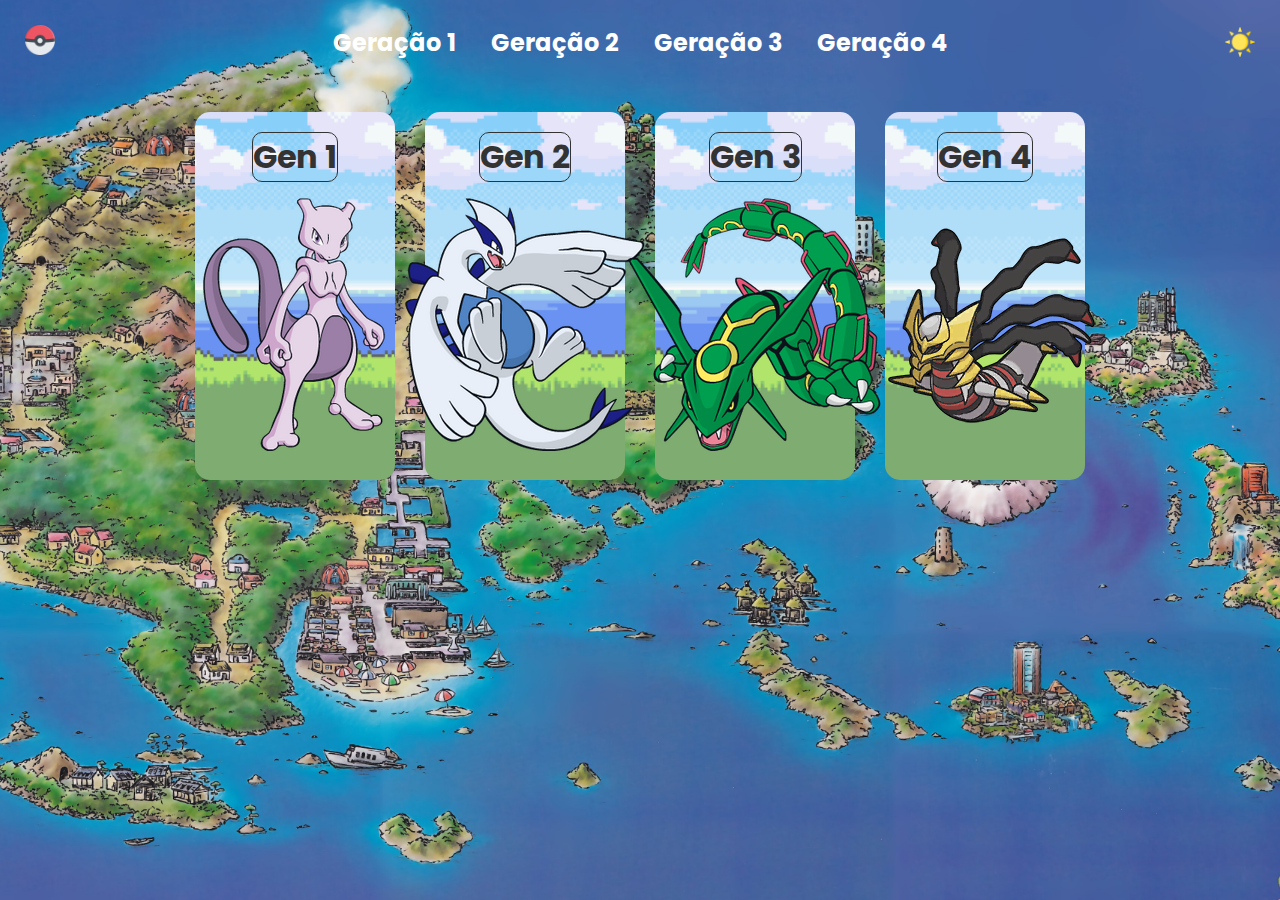
<file: index.html>
<!DOCTYPE html>
<html lang="en">
<head>
    <meta charset="UTF-8">
    <meta http-equiv="X-UA-Compatible" content="IE=edge">
    <meta name="viewport" content="width=device-width, initial-scale=1.0">
    <title>Pokedex - Homepage</title>

    <link rel="preconnect" href="https://fonts.googleapis.com">
    <link rel="preconnect" href="https://fonts.gstatic.com" crossorigin>
    <link href="https://fonts.googleapis.com/css2?family=Poppins:wght@300;500;800&display=swap" rel="stylesheet">
    <link rel="stylesheet" href="https://fonts.googleapis.com/css2?family=Material+Symbols+Outlined:opsz,wght,FILL,GRAD@20..48,100..700,0..1,-50..200" />

    <link rel="stylesheet" href="./src/css/reset.css">
    <link rel="stylesheet" href="./src/css/estilos.css">
    <link rel="stylesheet" href="./src/css/scrollbar.css">
    <meta http-equiv="Permissions-Policy" content="interest-cohort=()">

</head>
<body>
    <header>
        <a href="index.html">
            <img src="./src/imagens/pokeball.png" alt="pokebola" class="logo">
        </a>
        <div class="texto-header">
            <a href="gen1.html">
                <h2>Geração 1</h2>
            </a>
            <a href="gen2.html">
                <h2>Geração 2</h2>
            </a>
            <a href="gen3.html">
                <h2>Geração 3</h2>
            </a>
            <a href="gen4.html">
                <h2>Geração 4</h2>
            </a>
        </div>
        <button id="botao-alterar-tema">

            <img src="./src/imagens/sun.png" alt="imagem do sol" class="imagem-botao">

        </button>
    </header>
        <main>
            <ul class="listagem-pokemon">
                <li class="cartao-pokemon">
                    <div class="informacoes">

                        <h1>Gen 1</h1>

                    </div>
                  
                    <a href="gen1.html"><img src="./src/imagens/mewtwo_index.png"></a>

                </li>

                <li class="cartao-pokemon">
                    <div class="informacoes">

                        <h1>Gen 2</h1>

                    </div>
                        <a href="gen2.html"><img src="./src/imagens/lugia_index.png"></a>
                </li>

                <li class="cartao-pokemon">
                    <div class="informacoes">

                        <h1>Gen 3</h1>

                    </div>
                        <a href="gen3.html"><img src="./src/imagens/rayquaza_index.png"></a>
                </li>

                <li class="cartao-pokemon">
                    <div class="informacoes">

                        <h1>Gen 4</h1>

                    </div>
                        <a href="gen4.html"><img src="./src/imagens/giratina_index.png"></a>
                </li>
  
            <a class="btn-fixed" href="#top">
                <span class="material-symbols-outlined">
                    expand_less
                </span>
            </a>
        </main>
    <script src="./src/js/index.js"></script>
</body>
</html>
</file>
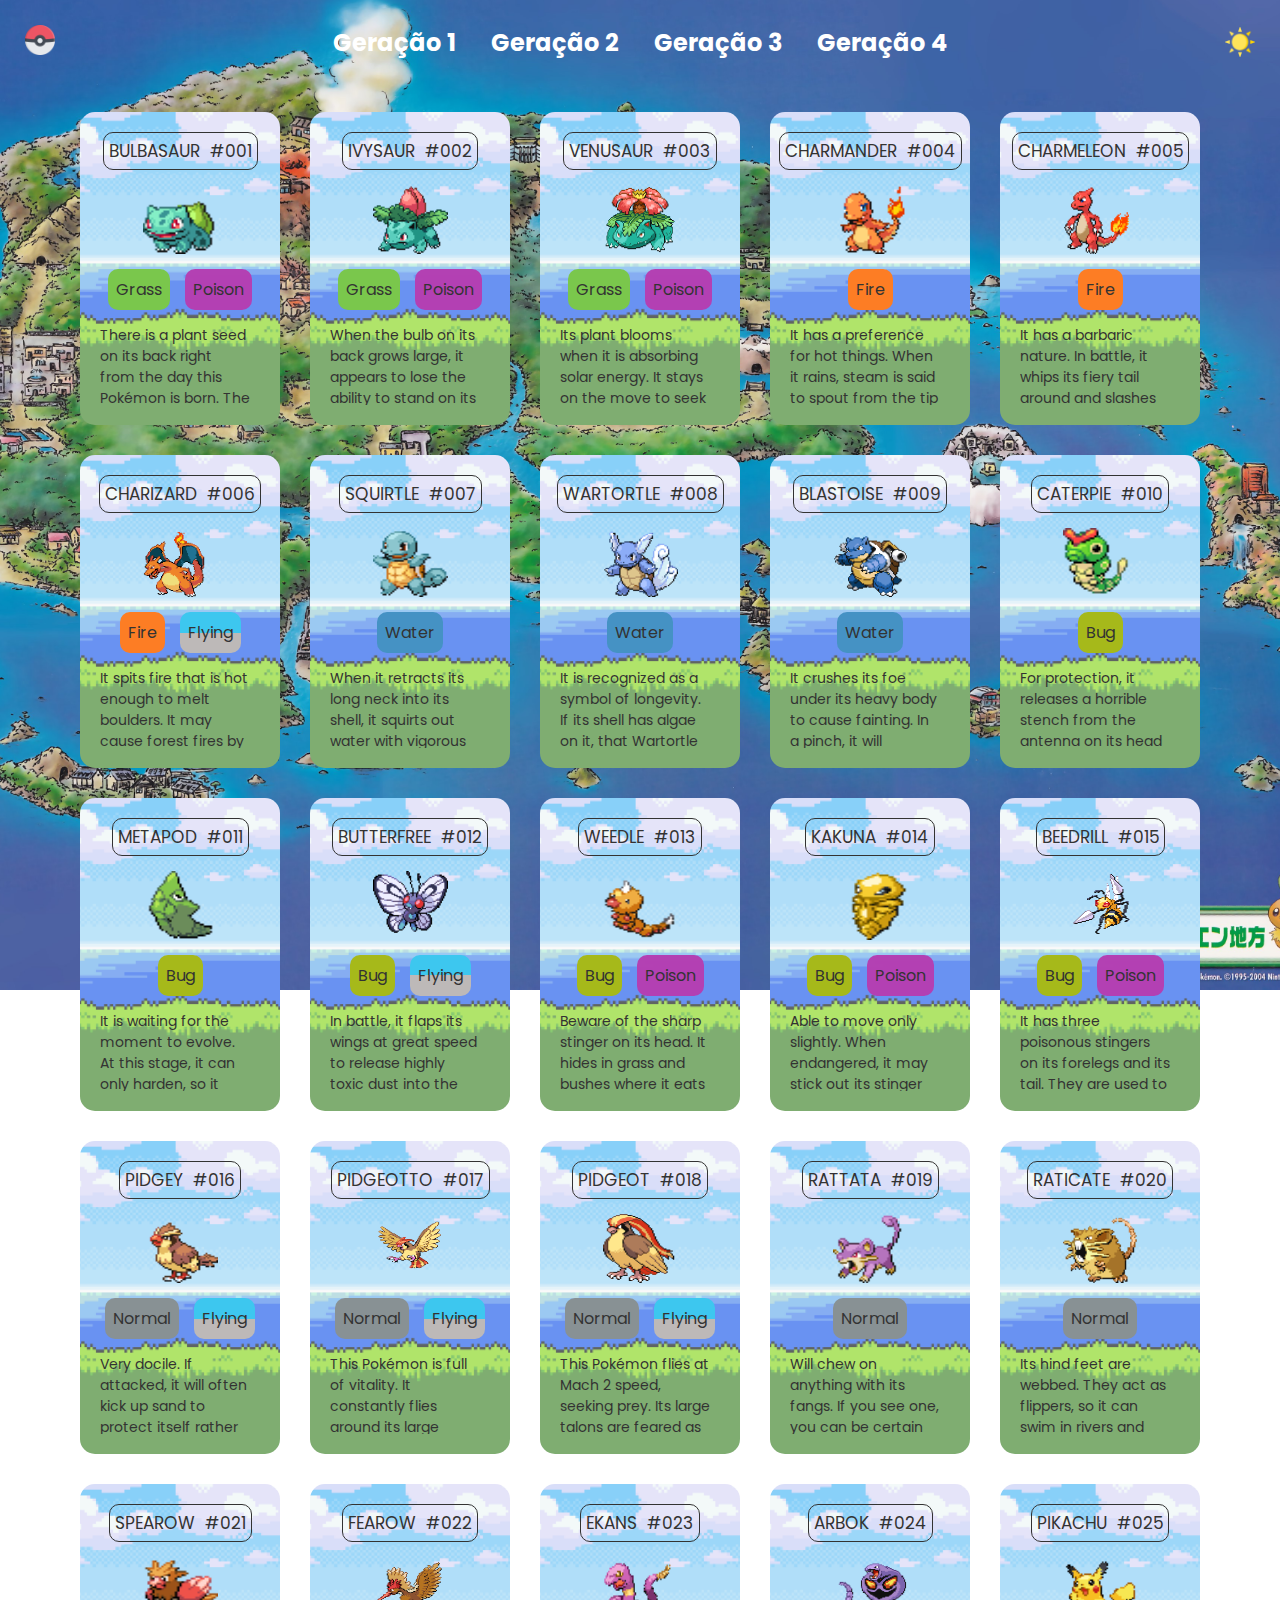
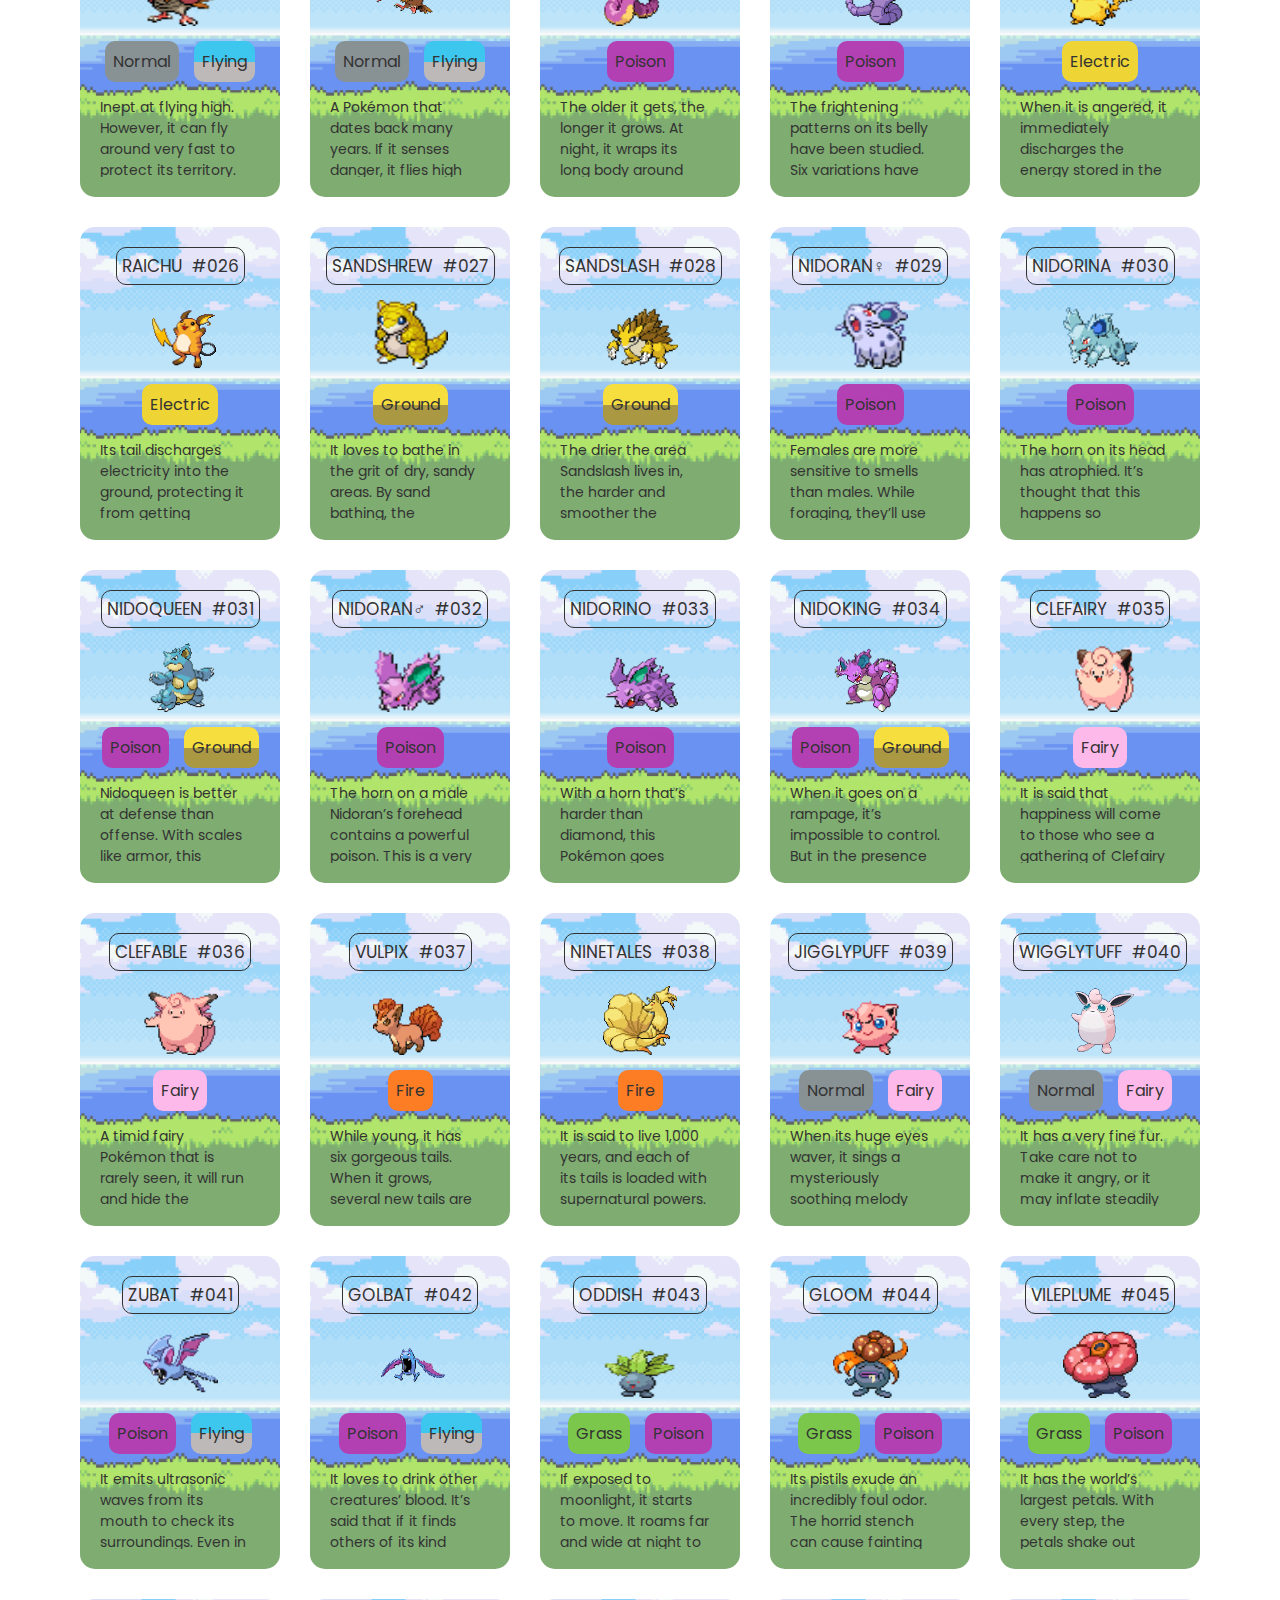
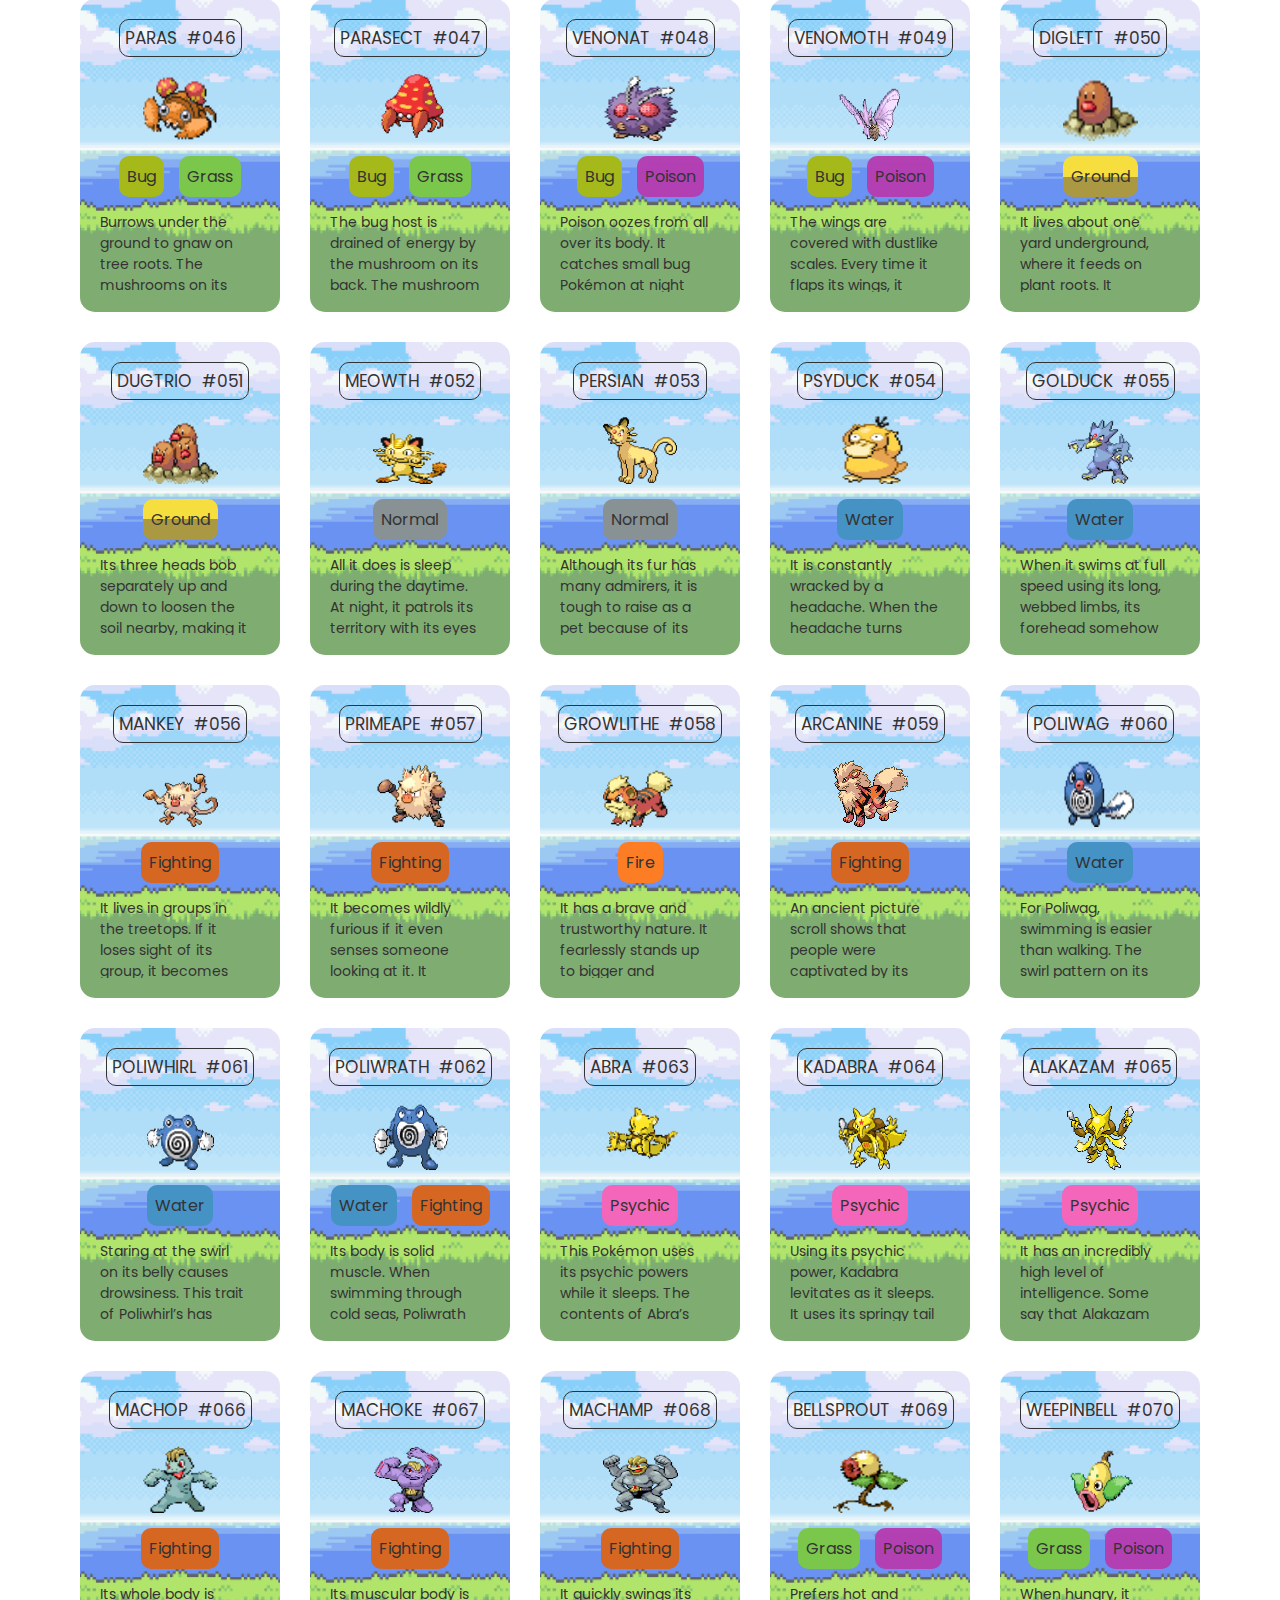
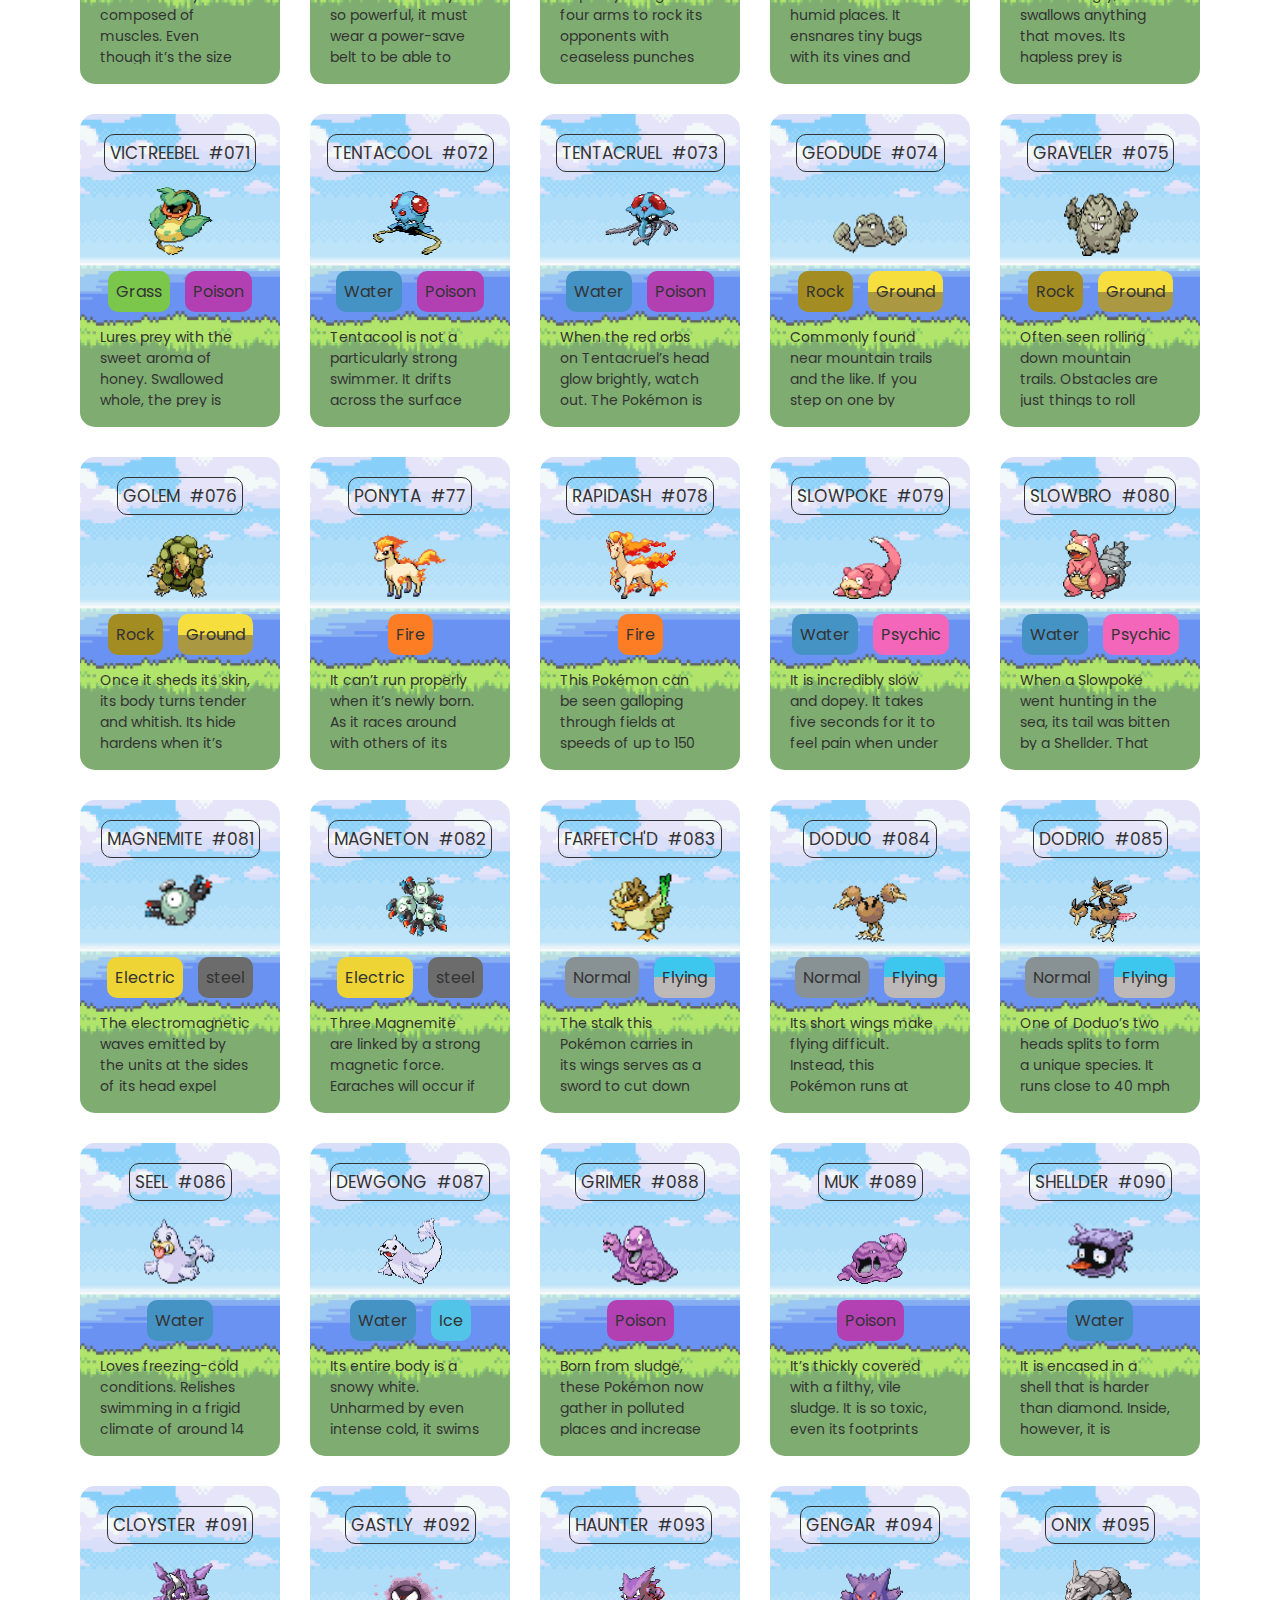
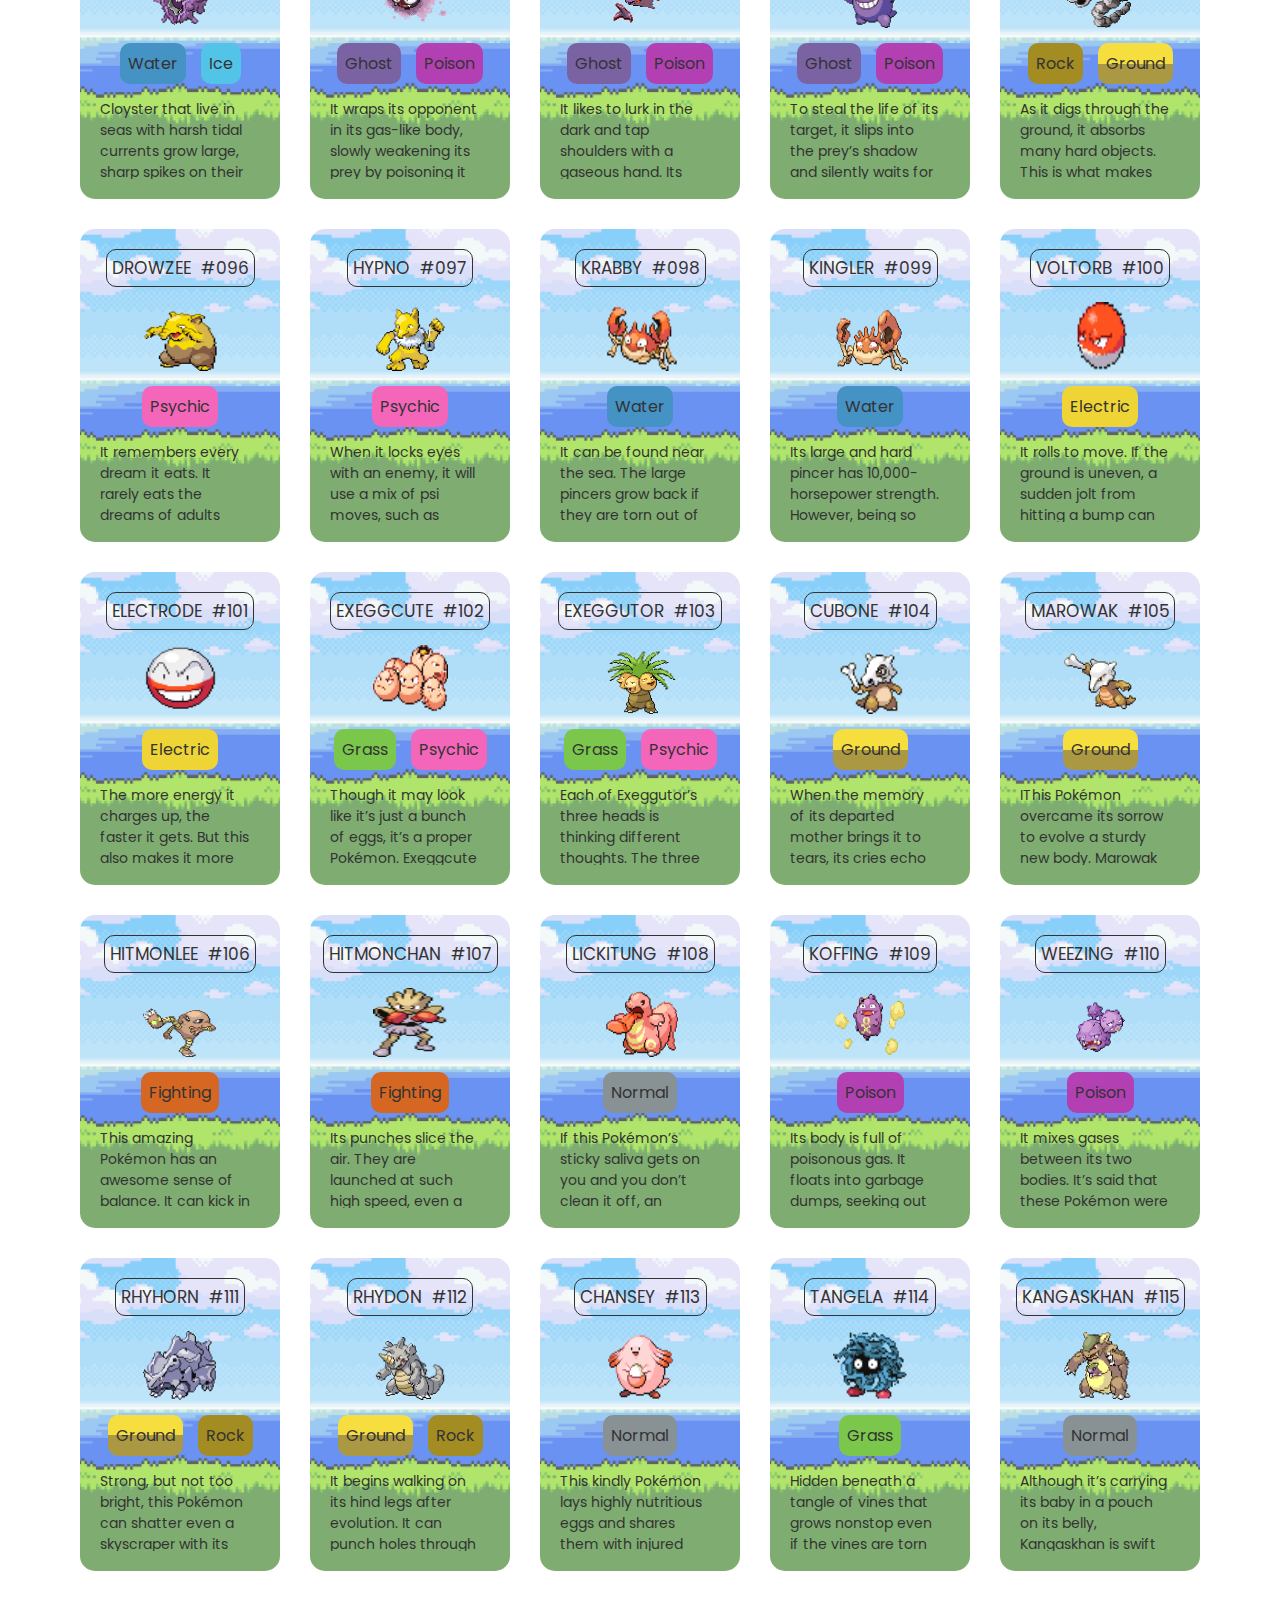
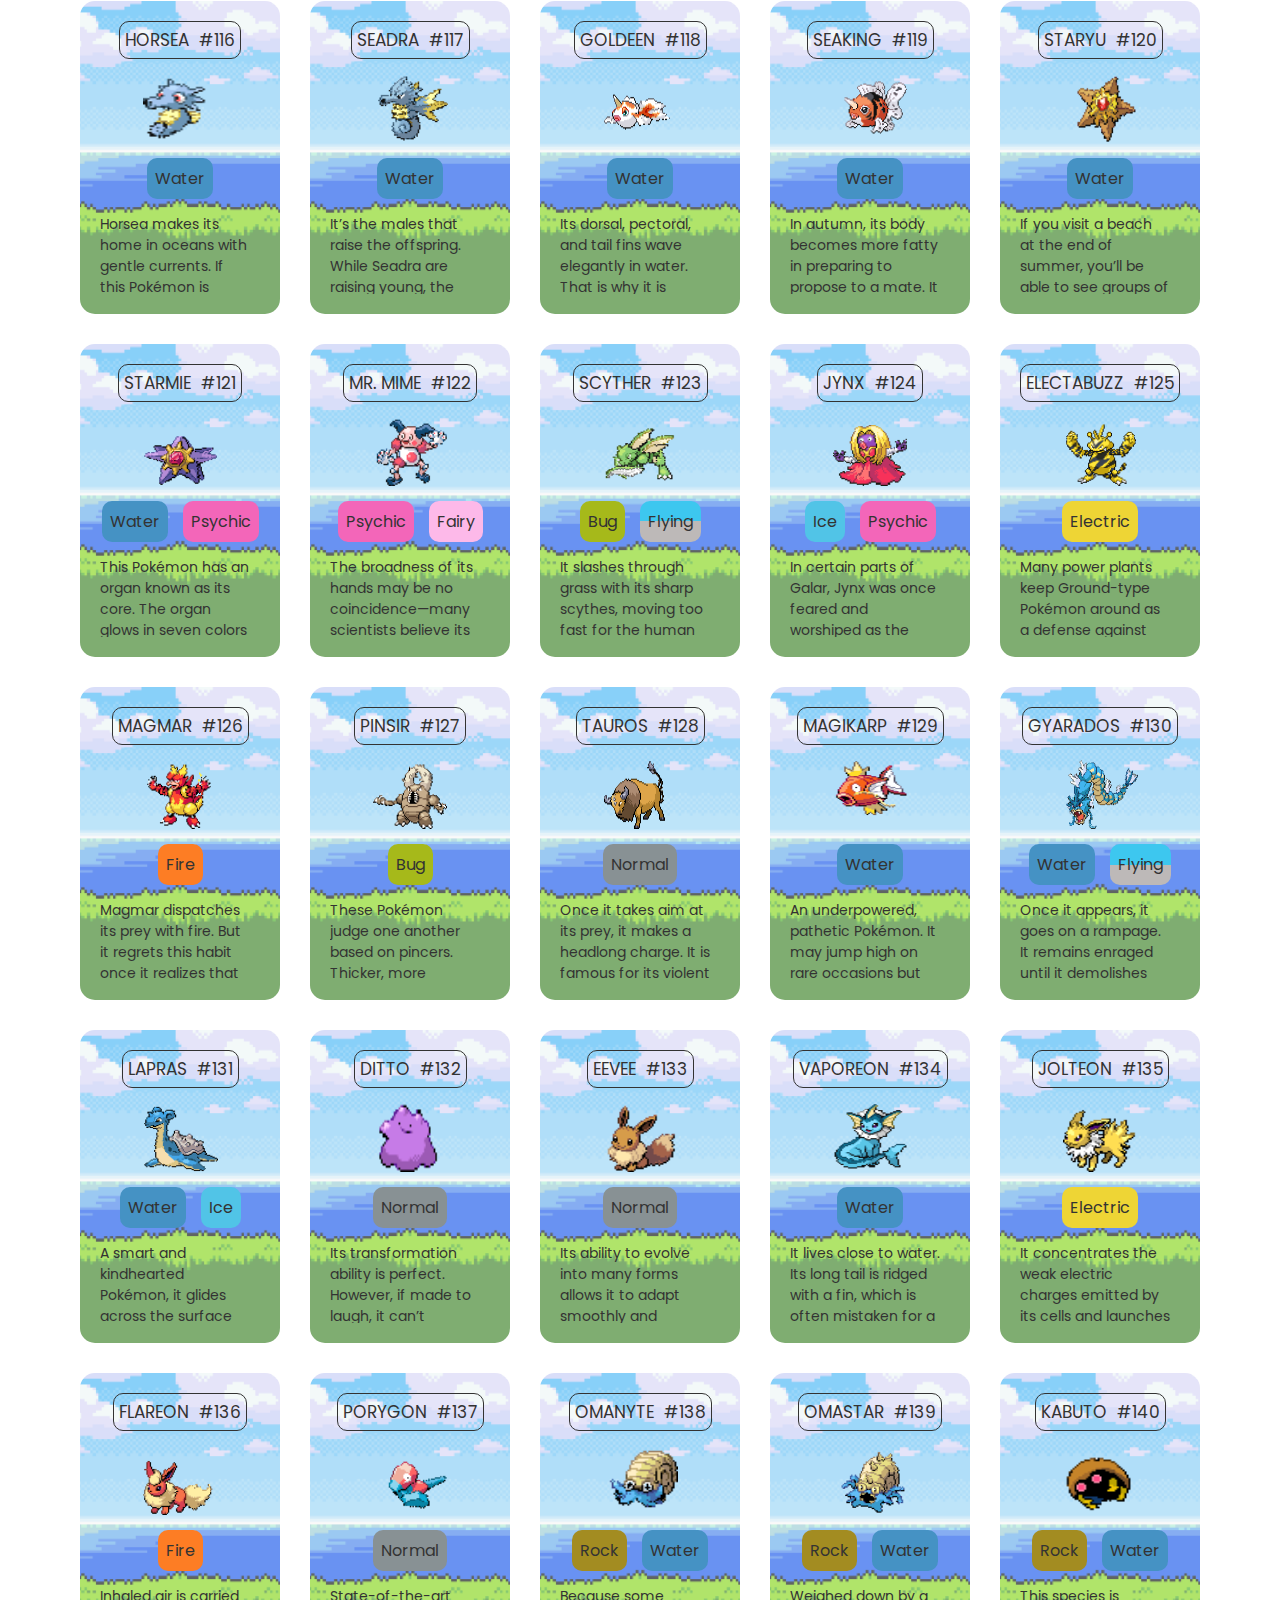
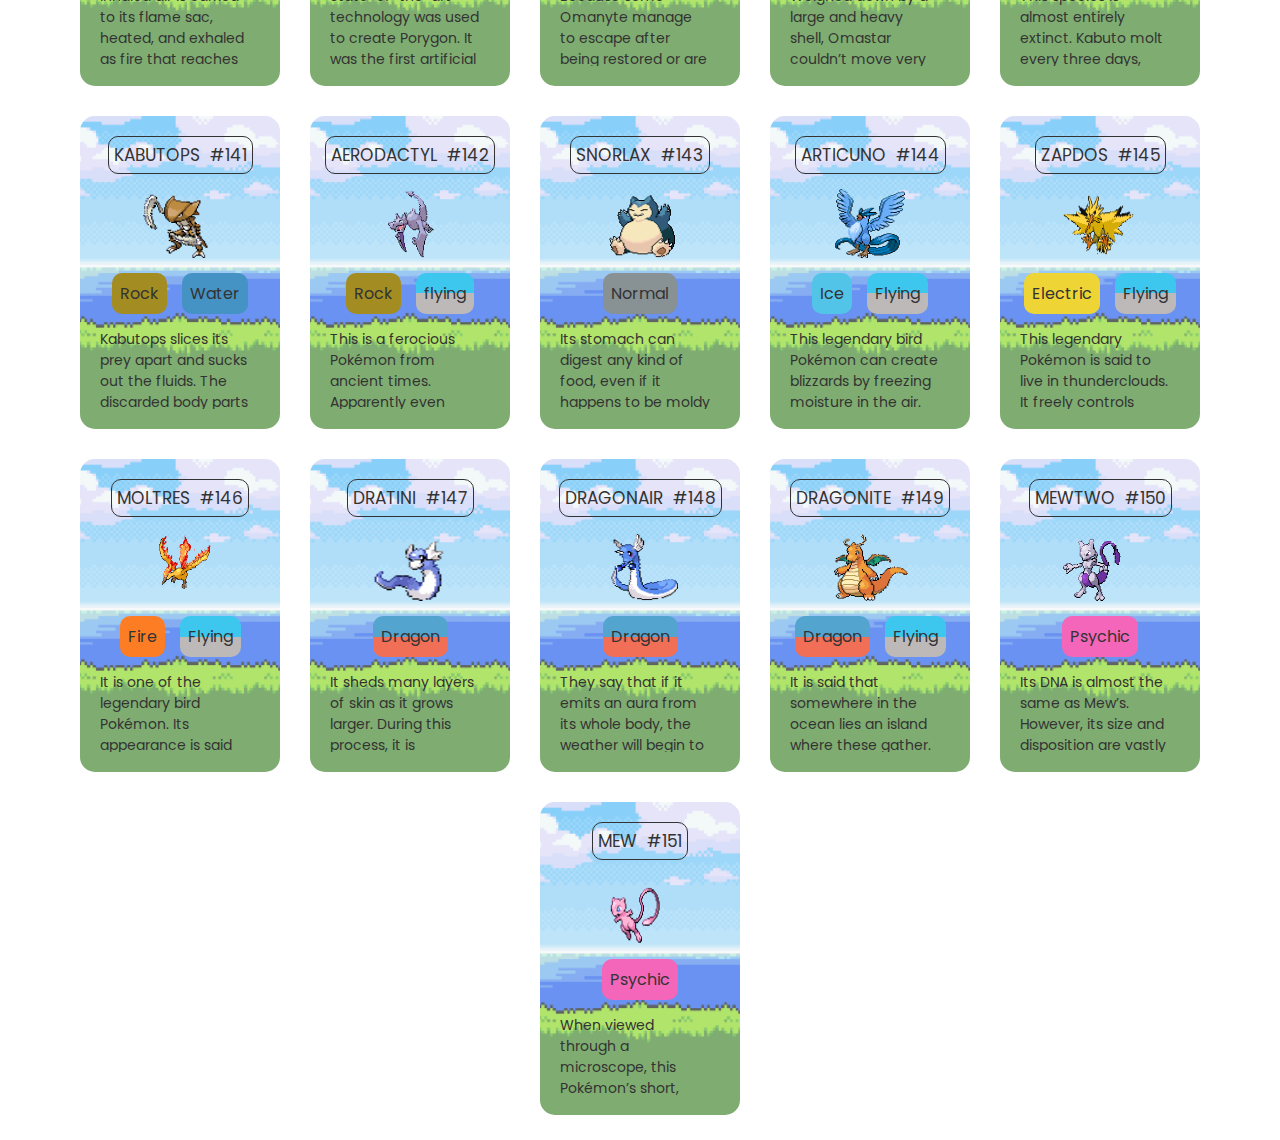
<file: gen1.html>
<!DOCTYPE html>
<html lang="en">
<head>
    <meta charset="UTF-8">
    <meta http-equiv="X-UA-Compatible" content="IE=edge">
    <meta name="viewport" content="width=device-width, initial-scale=1.0">
    <title>Pokedex - Gen 1</title>

    <link rel="preconnect" href="https://fonts.googleapis.com">
    <link rel="preconnect" href="https://fonts.gstatic.com" crossorigin>
    <link href="https://fonts.googleapis.com/css2?family=Poppins:wght@300;500;800&display=swap" rel="stylesheet">
    <link rel="stylesheet" href="https://fonts.googleapis.com/css2?family=Material+Symbols+Outlined:opsz,wght,FILL,GRAD@20..48,100..700,0..1,-50..200" />

    <link rel="stylesheet" href="./src/css/reset.css">
    <link rel="stylesheet" href="./src/css/estilos.css">
    <link rel="stylesheet" href="./src/css/scrollbar.css">

</head>
<body>
    <header>
        <a href="index.html">
            <img src="./src/imagens/pokeball.png" alt="pokebola" class="logo">
        </a>
        <div class="texto-header">
            <a href="gen1.html">
                <h2>Geração 1</h2>
            </a>
            <a href="gen2.html">
                <h2>Geração 2</h2>
            </a>
            <a href="gen3.html">
                <h2>Geração 3</h2>
            </a>
            <a href="gen4.html">
                <h2>Geração 4</h2>
            </a>
        </div>
        <button id="botao-alterar-tema">
            <img src="./src/imagens/sun.png" alt="imagem do sol" class="imagem-botao">
        </button>
    </header>
        <main>
            <ul class="listagem-pokemon">
                <li class="cartao-pokemon">
                    <div class="informacoes">
                        <span>Bulbasaur</span>
                        <span>#001</span> 
                    </div>

                    <img src="./src/imagens/bulbasaur.gif" alt="Bulbasaur" class="gif">

                    <ul class="tipos">
                        <li class="tipo grass">Grass</li>
                        <li class="tipo poison">Poison</li>
                    </ul>

                    <p class="descricao">There is a plant seed on its back right from the day this Pokémon is born. The seed
                        slowly grows larger.</p>
                </li>

                <li class="cartao-pokemon">
                    <div class="informacoes">
                        <span>Ivysaur</span>
                        <span>#002</span>
                    </div>

                    <img src="./src/imagens/ivysaur1.gif" alt="Ivysaur" class="gif">

                    <ul class="tipos">
                        <li class="tipo grass">Grass</li>
                        <li class="tipo poison">Poison</li>
                    </ul>

                    <p class="descricao">When the bulb on its back grows large, it appears to lose the ability to stand on
                        its hind legs.</p>
                </li>

                <li class="cartao-pokemon">
                    <div class="informacoes">
                        <span>Venusaur</span>
                        <span>#003</span>
                    </div>

                    <img src="./src/imagens/venusaur1.gif" alt="Venusaur" class="gif">

                    <ul class="tipos">
                        <li class="tipo grass">Grass</li>
                        <li class="tipo poison">Poison</li>
                    </ul>

                    <p class="descricao">Its plant blooms when it is absorbing solar energy. It stays on the move to seek
                        sunlight.</p>
                </li>

                <li class="cartao-pokemon">
                    <div class="informacoes">
                        <span>Charmander</span>
                        <span>#004</span>
                    </div>

                    <img src="./src/imagens/charmander.gif" alt="Charmander" class="gif">

                    <ul class="tipos">
                        <li class="tipo fire">Fire</li>
                    </ul>

                    <p class="descricao">It has a preference for hot things. When it rains, steam is said to spout from the
                        tip of its tail.</p>
                </li>

                <li class="cartao-pokemon">
                    <div class="informacoes">
                        <span>Charmeleon</span>
                        <span>#005</span>
                    </div>

                    <img src="./src/imagens/charmeleon.gif" alt="Charmeleon" class="gif">

                    <ul class="tipos">
                        <li class="tipo fire">Fire</li>
                    </ul>

                    <p class="descricao">It has a barbaric nature. In battle, it whips its fiery tail around and slashes
                        away with sharp claws..</p>
                </li>

                <li class="cartao-pokemon">
                    <div class="informacoes">
                        <span>Charizard</span>
                        <span>#006</span>
                    </div>

                    <img src="./src/imagens/charizard.gif" alt="Charizard" class="gif">

                    <ul class="tipos">
                        <li class="tipo fire">Fire</li>
                        <li class="tipo flying">Flying</li>
                    </ul>

                    <p class="descricao">It spits fire that is hot enough to melt boulders. It may cause forest fires by
                        blowing flames..</p>
                </li>

                <li class="cartao-pokemon">
                    <div class="informacoes">
                        <span>Squirtle</span>
                        <span>#007</span>
                    </div>

                    <img src="./src/imagens/squirtle.gif" alt="Squirtle" class="gif">

                    <ul class="tipos">
                        <li class="tipo water">Water</li>
                    </ul>

                    <p class="descricao">When it retracts its long neck into its shell, it squirts out water with vigorous
                        force..</p>
                </li>

                <li class="cartao-pokemon">
                    <div class="informacoes">
                        <span>Wartortle</span>
                        <span>#008</span>
                    </div>

                    <img src="./src/imagens/wartortle.gif" alt="Wartortle" class="gif">

                    <ul class="tipos">
                        <li class="tipo water">Water</li>
                    </ul>

                    <p class="descricao">It is recognized as a symbol of longevity. If its shell has algae on it, that
                        Wartortle is very old..</p>
                </li>

                <li class="cartao-pokemon">
                    <div class="informacoes">
                        <span>Blastoise</span>
                        <span>#009</span>
                    </div>

                    <img src="./src/imagens/blastoise.gif" alt="Blastoise" class="gif">

                    <ul class="tipos">
                        <li class="tipo water">Water</li>
                    </ul>

                    <p class="descricao">It crushes its foe under its heavy body to cause fainting. In a pinch, it will
                        withdraw inside its shell..</p>
                </li>

                <li class="cartao-pokemon">
                    <div class="informacoes">
                        <span>Caterpie</span>
                        <span>#010</span>
                    </div>

                    <img src="./src/imagens/caterpie.gif" alt="Caterpie" class="gif">

                    <ul class="tipos">
                        <li class="tipo bug">Bug</li>
                    </ul>

                    <p class="descricao">For protection, it releases a horrible stench from the antenna on its head to drive
                        away enemies..</p>
                </li>

                <li class="cartao-pokemon">
                    <div class="informacoes">
                        <span>Metapod</span>
                        <span>#011</span>
                    </div>

                    <img src="./src/imagens/metapod.gif" alt="Metapod" class="gif">

                    <ul class="tipos">
                        <li class="tipo bug">Bug</li>
                    </ul>

                    <p class="descricao">It is waiting for the moment to evolve. At this stage, it can only harden, so it
                        remains motionless to avoid attack.</p>
                </li>

                <li class="cartao-pokemon">
                    <div class="informacoes">
                        <span>Butterfree</span>
                        <span>#012</span>
                    </div>

                    <img src="./src/imagens/butterfree.gif" alt="Butterfree" class="gif">

                    <ul class="tipos">
                        <li class="tipo bug">Bug</li>
                        <li class="tipo flying">Flying</li>
                    </ul>

                    <p class="descricao">In battle, it flaps its wings at great speed to release highly toxic dust into the
                        air.</p>
                </li>

                <li class="cartao-pokemon">
                    <div class="informacoes">
                        <span>Weedle</span>
                        <span>#013</span>
                    </div>

                    <img src="./src/imagens/weedle.gif" alt="Weedle" class="gif">

                    <ul class="tipos">
                        <li class="tipo bug">Bug</li>
                        <li class="tipo poison">Poison</li>
                    </ul>

                    <p class="descricao">Beware of the sharp stinger on its head. It hides in grass and bushes where it eats
                        leaves.</p>
                </li>

                <li class="cartao-pokemon">
                    <div class="informacoes">
                        <span>Kakuna</span>
                        <span>#014</span>
                    </div>

                    <img src="./src/imagens/kakuna.gif" alt="Kakuna" class="gif">

                    <ul class="tipos">
                        <li class="tipo bug">Bug</li>
                        <li class="tipo poison">Poison</li>
                    </ul>

                    <p class="descricao">Able to move only slightly. When endangered, it may stick out its stinger and
                        poison its enemy.</p>
                </li>

                <li class="cartao-pokemon">
                    <div class="informacoes">
                        <span>Beedrill</span>
                        <span>#015</span>
                    </div>

                    <img src="./src/imagens/beedrill.gif" alt="Beedrill" class="gif">

                    <ul class="tipos">
                        <li class="tipo bug">Bug</li>
                        <li class="tipo poison">Poison</li>
                    </ul>

                    <p class="descricao">It has three poisonous stingers on its forelegs and its tail. They are used to jab
                        its enemy repeatedly.</p>
                </li>

                <li class="cartao-pokemon">
                    <div class="informacoes">
                        <span>Pidgey</span>
                        <span>#016</span>
                    </div>

                    <img src="./src/imagens/pidgey.gif" alt="Pidgey" class="gif">

                    <ul class="tipos">
                        <li class="tipo normal">Normal</li>
                        <li class="tipo flying">Flying</li>
                    </ul>

                    <p class="descricao">Very docile. If attacked, it will often kick up sand to protect itself rather than
                        fight back.</p>
                </li>

                <li class="cartao-pokemon">
                    <div class="informacoes">
                        <span>Pidgeotto</span>
                        <span>#017</span>
                    </div>

                    <img src="./src/imagens/pidgeotto.gif" alt="Pidgeotto" class="gif">

                    <ul class="tipos">
                        <li class="tipo normal">Normal</li>
                        <li class="tipo flying">Flying</li>
                    </ul>

                    <p class="descricao">This Pokémon is full of vitality. It constantly flies around its large territory in
                        search of prey.</p>
                </li>

                <li class="cartao-pokemon">
                    <div class="informacoes">
                        <span>Pidgeot</span>
                        <span>#018</span>
                    </div>

                    <img src="./src/imagens/pidgeot.gif" alt="Pidgeot" class="gif">

                    <ul class="tipos">
                        <li class="tipo normal">Normal</li>
                        <li class="tipo flying">Flying</li>
                    </ul>

                    <p class="descricao">This Pokémon flies at Mach 2 speed, seeking prey. Its large talons are feared as
                        wicked weapons.</p>
                </li>

                <li class="cartao-pokemon">
                    <div class="informacoes">
                        <span>Rattata</span>
                        <span>#019</span>
                    </div>

                    <img src="./src/imagens/rattata.gif" alt="Rattata" class="gif">

                    <ul class="tipos">
                        <li class="tipo normal">Normal</li>
                    </ul>

                    <p class="descricao">Will chew on anything with its fangs. If you see one, you can be certain that 40
                        more live in the area.</p>
                </li>

                <li class="cartao-pokemon">
                    <div class="informacoes">
                        <span>Raticate</span>
                        <span>#020</span>
                    </div>

                    <img src="./src/imagens/raticate.gif" alt="Raticate" class="gif">

                    <ul class="tipos">
                        <li class="tipo normal">Normal</li>
                    </ul>

                    <p class="descricao">Its hind feet are webbed. They act as flippers, so it can swim in rivers and hunt
                        for prey.</p>
                </li>
                
                <li class="cartao-pokemon">
                    <div class="informacoes">
                        <span>Spearow</span>
                        <span>#021</span>
                    </div>

                    <img src="./src/imagens/spearow.gif" alt="Spearow" class="gif">

                    <ul class="tipos">
                        <li class="tipo normal">Normal</li>
                        <li class="tipo flying">Flying</li>
                    </ul>

                    <p class="descricao">Inept at flying high. However, it can fly around very fast to protect its territory.</p>
                </li>

                <li class="cartao-pokemon">
                    <div class="informacoes">
                        <span>Fearow</span>
                        <span>#022</span>
                    </div>

                    <img src="./src/imagens/fearow.gif" alt="Fearow" class="gif">

                    <ul class="tipos">
                        <li class="tipo normal">Normal</li>
                        <li class="tipo flying">Flying</li>
                    </ul>

                    <p class="descricao">A Pokémon that dates back many years. If it senses danger, it flies high and away, instantly.</p>
                </li>

                <li class="cartao-pokemon">
                    <div class="informacoes">
                        <span>Ekans</span>
                        <span>#023</span>
                    </div>

                    <img src="./src/imagens/ekans.gif" alt="Ekans" class="gif">

                    <ul class="tipos">
                        <li class="tipo poison">Poison</li>
                    </ul>

                    <p class="descricao">The older it gets, the longer it grows. At night, it wraps its long body around tree branches to rest.</p>
                </li>

                <li class="cartao-pokemon">
                    <div class="informacoes">
                        <span>Arbok</span>
                        <span>#024</span>
                    </div>

                    <img src="./src/imagens/arbok.gif" alt="Arbok" class="gif">

                    <ul class="tipos">
                        <li class="tipo poison">Poison</li>
                    </ul>

                    <p class="descricao">The frightening patterns on its belly have been studied. Six variations have been confirmed</p>
                </li>

                <li class="cartao-pokemon">
                    <div class="informacoes">
                        <span>Pikachu</span>
                        <span>#025</span>
                    </div>

                    <img src="./src/imagens/pikachu.gif" alt="Pikachu" class="gif">

                    <ul class="tipos">
                        <li class="tipo electric">Electric</li>
                    </ul>

                    <p class="descricao">When it is angered, it immediately discharges the energy stored in the pouches in its cheeks.</p>
                </li>

                <li class="cartao-pokemon">
                    <div class="informacoes">
                        <span>Raichu</span>
                        <span>#026</span>
                    </div>

                    <img src="./src/imagens/raichu.gif" alt="Raichu" class="gif">

                    <ul class="tipos">
                        <li class="tipo electric">Electric</li>
                    </ul>

                    <p class="descricao">Its tail discharges electricity into the ground, protecting it from getting shocked.</p>
                </li>

                <li class="cartao-pokemon">
                    <div class="informacoes">
                        <span>Sandshrew</span>
                        <span>#027</span>
                    </div>

                    <img src="./src/imagens/sandshrew.gif" alt="Sandshrew" class="gif">

                    <ul class="tipos">
                        <li class="tipo ground">Ground</li>
                    </ul>

                    <p class="descricao">It loves to bathe in the grit of dry, sandy areas. By sand bathing, the Pokémon rids itself of dirt and moisture clinging to its body.</p>
                </li>

                <li class="cartao-pokemon">
                    <div class="informacoes">
                        <span>Sandslash</span>
                        <span>#028</span>
                    </div>

                    <img src="./src/imagens/sandslash.gif" alt="sandslash" class="gif">

                    <ul class="tipos">
                        <li class="tipo ground">Ground</li>
                    </ul>

                    <p class="descricao">The drier the area Sandslash lives in, the harder and smoother the Pokémon’s spikes will feel when touched.</p>
                </li>

                <li class="cartao-pokemon">
                    <div class="informacoes">
                        <span>Nidoran♀</span>
                        <span>#029</span>
                    </div>

                    <img src="./src/imagens/nidoran♀.gif" alt="Nidoran♀" class="gif">

                    <ul class="tipos">
                        <li class="tipo poison">Poison</li>
                    </ul>

                    <p class="descricao">Females are more sensitive to smells than males. While foraging, they’ll use their whiskers to check wind direction and stay downwind of predators.</p>
                </li>

                <li class="cartao-pokemon">
                    <div class="informacoes">
                        <span>Nidorina</span>
                        <span>#030</span>
                    </div>

                    <img src="./src/imagens/nidorina.gif" alt="Nidorina" class="gif">

                    <ul class="tipos">
                        <li class="tipo poison">Poison</li>
                    </ul>

                    <p class="descricao">The horn on its head has atrophied. It’s thought that this happens so Nidorina’s children won’t get poked while their mother is feeding them.</p>
                </li>

                <li class="cartao-pokemon">
                    <div class="informacoes">
                        <span>Nidoqueen</span>
                        <span>#031</span>
                    </div>

                    <img src="./src/imagens/nidoqueen.gif" alt="Nidoqueen" class="gif">

                    <ul class="tipos">
                        <li class="tipo poison">Poison</li>
                        <li class="tipo ground">Ground</li>
                    </ul>

                    <p class="descricao">Nidoqueen is better at defense than offense. With scales like armor, this Pokémon will shield its children from any kind of attack.</p>
                </li>

                <li class="cartao-pokemon">
                    <div class="informacoes">
                        <span>Nidoran♂</span>
                        <span>#032</span>
                    </div>

                    <img src="./src/imagens/nidoran♂.gif" alt="Nidoran♂" class="gif">

                    <ul class="tipos">
                        <li class="tipo poison">Poison</li>
                    </ul>

                    <p class="descricao">The horn on a male Nidoran’s forehead contains a powerful poison. This is a very cautious Pokémon, always straining its large ears.</p>
                </li>

                <li class="cartao-pokemon">
                    <div class="informacoes">
                        <span>Nidorino</span>
                        <span>#033</span>
                    </div>

                    <img src="./src/imagens/nidorino.gif" alt="Nidorino" class="gif">

                    <ul class="tipos">
                        <li class="tipo poison">Poison</li>
                    </ul>

                    <p class="descricao">With a horn that’s harder than diamond, this Pokémon goes around shattering boulders as it searches for a moon stone.</p>
                </li>

                <li class="cartao-pokemon">
                    <div class="informacoes">
                        <span>Nidoking</span>
                        <span>#034</span>
                    </div>

                    <img src="./src/imagens/nidoking.gif" alt="Nidorino" class="gif">

                    <ul class="tipos">
                        <li class="tipo poison">Poison</li>
                        <li class="tipo ground">Ground</li>
                    </ul>

                    <p class="descricao">When it goes on a rampage, it’s impossible to control. But in the presence of a Nidoqueen it’s lived with for a long time, Nidoking calms down.</p>
                </li>

                <li class="cartao-pokemon">
                    <div class="informacoes">
                        <span>Clefairy</span>
                        <span>#035</span>
                    </div>

                    <img src="./src/imagens/clefairy.gif" alt="Clefairy" class="gif">

                    <ul class="tipos">
                        <li class="tipo fairy">Fairy</li>
                    </ul>

                    <p class="descricao">It is said that happiness will come to those who see a gathering of Clefairy dancing under a full moon.</p>
                </li>

                <li class="cartao-pokemon">
                    <div class="informacoes">
                        <span>Clefable</span>
                        <span>#036</span>
                    </div>

                    <img src="./src/imagens/clefable.gif" alt="Clefable" class="gif">

                    <ul class="tipos">
                        <li class="tipo fairy">Fairy</li>
                    </ul>

                    <p class="descricao">A timid fairy Pokémon that is rarely seen, it will run and hide the moment it senses people.</p>
                </li>

                <li class="cartao-pokemon">
                    <div class="informacoes">
                        <span>Vulpix</span>
                        <span>#037</span>
                    </div>

                    <img src="./src/imagens/vulpix.gif" alt="Vulpix" class="gif">

                    <ul class="tipos">
                        <li class="tipo fire">Fire</li>
                    </ul>

                    <p class="descricao">While young, it has six gorgeous tails. When it grows, several new tails are sprouted.</p>
                </li>

                <li class="cartao-pokemon">
                    <div class="informacoes">
                        <span>Ninetales</span>
                        <span>#038</span>
                    </div>

                    <img src="./src/imagens/ninetales.gif" alt="Ninetales" class="gif">

                    <ul class="tipos">
                        <li class="tipo fire">Fire</li>
                    </ul>

                    <p class="descricao">It is said to live 1,000 years, and each of its tails is loaded with supernatural powers.</p>
                </li>

                <li class="cartao-pokemon">
                    <div class="informacoes">
                        <span>Jigglypuff</span>
                        <span>#039</span>
                    </div>

                    <img src="./src/imagens/jigglypuff.gif" alt="Jigglypuff" class="gif">

                    <ul class="tipos">
                        <li class="tipo normal">Normal</li>
                        <li class="tipo fairy">Fairy</li>
                    </ul>

                    <p class="descricao">When its huge eyes waver, it sings a mysteriously soothing melody that lulls its enemies to sleep.</p>
                </li>

                <li class="cartao-pokemon">
                    <div class="informacoes">
                        <span>Wigglytuff</span>
                        <span>#040</span>
                    </div>

                    <img src="./src/imagens/wiggly1.gif" alt="Wigglytuff" class="gif">

                    <ul class="tipos">
                        <li class="tipo normal">Normal</li>
                        <li class="tipo fairy">Fairy</li>
                    </ul>

                    <p class="descricao">It has a very fine fur. Take care not to make it angry, or it may inflate steadily and hit with a body slam.</p>
                </li>

                <li class="cartao-pokemon">
                    <div class="informacoes">
                        <span>Zubat</span>
                        <span>#041</span>
                    </div>

                    <img src="./src/imagens/zubat.gif" alt="Zubat" class="gif">

                    <ul class="tipos">
                        <li class="tipo poison">Poison</li>
                        <li class="tipo flying">Flying</li>
                    </ul>

                    <p class="descricao">It emits ultrasonic waves from its mouth to check its surroundings. Even in tight caves, Zubat flies around with skill.</p>
                </li>

                <li class="cartao-pokemon">
                    <div class="informacoes">
                        <span>Golbat</span>
                        <span>#042</span>
                    </div>

                    <img src="./src/imagens/golbat.gif" alt="Golbat" class="gif">

                    <ul class="tipos">
                        <li class="tipo poison">Poison</li>
                        <li class="tipo flying">Flying</li>
                    </ul>

                    <p class="descricao">It loves to drink other creatures’ blood. It’s said that if it finds others of its kind going hungry, it sometimes shares the blood it’s gathered.</p>
                </li>

                <li class="cartao-pokemon">
                    <div class="informacoes">
                        <span>Oddish</span>
                        <span>#043</span>
                    </div>

                    <img src="./src/imagens/oddish.gif" alt="Oddish" class="gif">

                    <ul class="tipos">
                        <li class="tipo grass">Grass</li>
                        <li class="tipo poison">Poison</li>
                    </ul>

                    <p class="descricao">If exposed to moonlight, it starts to move. It roams far and wide at night to scatter its seeds</p>
                </li>

                <li class="cartao-pokemon">
                    <div class="informacoes">
                        <span>Gloom</span>
                        <span>#044</span>
                    </div>

                    <img src="./src/imagens/gloom.gif" alt="Gloom" class="gif">

                    <ul class="tipos">
                        <li class="tipo grass">Grass</li>
                        <li class="tipo poison">Poison</li>
                    </ul>

                    <p class="descricao">Its pistils exude an incredibly foul odor. The horrid stench can cause fainting at a distance of 1.25 miles.</p>
                </li>

                <li class="cartao-pokemon">
                    <div class="informacoes">
                        <span>Vileplume</span>
                        <span>#045</span>
                    </div>

                    <img src="./src/imagens/vileplume.gif" alt="Vileplume" class="gif">

                    <ul class="tipos">
                        <li class="tipo grass">Grass</li>
                        <li class="tipo poison">Poison</li>
                    </ul>

                    <p class="descricao">It has the world’s largest petals. With every step, the petals shake out heavy clouds of toxic pollen.</p>
                </li>

                <li class="cartao-pokemon">
                    <div class="informacoes">
                        <span>Paras</span>
                        <span>#046</span>
                    </div>

                    <img src="./src/imagens/paras.gif" alt="Paras" class="gif">

                    <ul class="tipos">
                        <li class="tipo bug">Bug</li>
                        <li class="tipo grass">Grass</li>
                    </ul>

                    <p class="descricao">Burrows under the ground to gnaw on tree roots. The mushrooms on its back absorb most of the nutrition.</p>
                </li>

                <li class="cartao-pokemon">
                    <div class="informacoes">
                        <span>Parasect</span>
                        <span>#047</span>
                    </div>

                    <img src="./src/imagens/parasect.gif" alt="Parasect" class="gif">

                    <ul class="tipos">
                        <li class="tipo bug">Bug</li>
                        <li class="tipo grass">Grass</li>
                    </ul>

                    <p class="descricao">The bug host is drained of energy by the mushroom on its back. The mushroom appears to do all the thinking.</p>
                </li>

                <li class="cartao-pokemon">
                    <div class="informacoes">
                        <span>Venonat</span>
                        <span>#048</span>
                    </div>

                    <img src="./src/imagens/venonat.gif" alt="Venonat" class="gif">

                    <ul class="tipos">
                        <li class="tipo bug">Bug</li>
                        <li class="tipo poison">Poison</li>
                    </ul>

                    <p class="descricao">Poison oozes from all over its body. It catches small bug Pokémon at night that are attracted by light.</p>
                </li>

                <li class="cartao-pokemon">
                    <div class="informacoes">
                        <span>Venomoth</span>
                        <span>#049</span>
                    </div>

                    <img src="./src/imagens/venomoth.gif" alt="Venomoth" class="gif">

                    <ul class="tipos">
                        <li class="tipo bug">Bug</li>
                        <li class="tipo poison">Poison</li>
                    </ul>

                    <p class="descricao">The wings are covered with dustlike scales. Every time it flaps its wings, it looses highly toxic dust.</p>
                </li>

                <li class="cartao-pokemon">
                    <div class="informacoes">
                        <span>Diglett</span>
                        <span>#050</span>
                    </div>

                    <img src="./src/imagens/diglett.gif" alt="Diglett" class="gif">

                    <ul class="tipos">
                        <li class="tipo ground">Ground</li>
                    </ul>

                    <p class="descricao">It lives about one yard underground, where it feeds on plant roots. It sometimes appears aboveground.</p>
                </li>

                <li class="cartao-pokemon">
                    <div class="informacoes">
                        <span>Dugtrio</span>
                        <span>#051</span>
                    </div>

                    <img src="./src/imagens/dugtrio.gif" alt="Dugtrio" class="gif">

                    <ul class="tipos">
                        <li class="tipo ground">Ground</li>
                    </ul>

                    <p class="descricao">Its three heads bob separately up and down to loosen the soil nearby, making it easier for it to burrow.</p>
                </li>

                <li class="cartao-pokemon">
                    <div class="informacoes">
                        <span>Meowth</span>
                        <span>#052</span>
                    </div>

                    <img src="./src/imagens/meowth.gif" alt="Meowth" class="gif">

                    <ul class="tipos">
                        <li class="tipo normal">Normal</li>
                    </ul>

                    <p class="descricao">All it does is sleep during the daytime. At night, it patrols its territory with its eyes aglow.</p>
                </li>

                <li class="cartao-pokemon">
                    <div class="informacoes">
                        <span>Persian</span>
                        <span>#053</span>
                    </div>

                    <img src="./src/imagens/persian.gif" alt="Persian" class="gif">

                    <ul class="tipos">
                        <li class="tipo normal">Normal</li>
                    </ul>

                    <p class="descricao">Although its fur has many admirers, it is tough to raise as a pet because of its fickle meanness.</p>
                </li>

                <li class="cartao-pokemon">
                    <div class="informacoes">
                        <span>Psyduck</span>
                        <span>#054</span>
                    </div>

                    <img src="./src/imagens/psyduck.gif" alt="Psyduck" class="gif">

                    <ul class="tipos">
                        <li class="tipo water">Water</li>
                    </ul>

                    <p class="descricao">It is constantly wracked by a headache. When the headache turns intense, it begins using mysterious powers.</p>
                </li>

                <li class="cartao-pokemon">
                    <div class="informacoes">
                        <span>Golduck</span>
                        <span>#055</span>
                    </div>

                    <img src="./src/imagens/golduck.gif" alt="Golduck" class="gif">

                    <ul class="tipos">
                        <li class="tipo water">Water</li>
                    </ul>

                    <p class="descricao">When it swims at full speed using its long, webbed limbs, its forehead somehow begins to glow.</p>
                </li>

                <li class="cartao-pokemon">
                    <div class="informacoes">
                        <span>Mankey</span>
                        <span>#056</span>
                    </div>

                    <img src="./src/imagens/mankey.gif" alt="Mankey" class="gif">

                    <ul class="tipos">
                        <li class="tipo fighting">Fighting</li>
                    </ul>

                    <p class="descricao">It lives in groups in the treetops. If it loses sight of its group, it becomes infuriated by its loneliness.</p>
                </li>

                <li class="cartao-pokemon">
                    <div class="informacoes">
                        <span>Primeape</span>
                        <span>#057</span>
                    </div>

                    <img src="./src/imagens/primeape.gif" alt="Primeape" class="gif">

                    <ul class="tipos">
                        <li class="tipo fighting">Fighting</li>
                    </ul>

                    <p class="descricao">It becomes wildly furious if it even senses someone looking at it. It chases anyone that meets its glare.</p>
                </li>

                <li class="cartao-pokemon">
                    <div class="informacoes">
                        <span>Growlithe</span>
                        <span>#058</span>
                    </div>

                    <img src="./src/imagens/growlithe.gif" alt="Growlithe" class="gif">

                    <ul class="tipos">
                        <li class="tipo fire">Fire</li>
                    </ul>

                    <p class="descricao">It has a brave and trustworthy nature. It fearlessly stands up to bigger and stronger foes.</p>
                </li>

                <li class="cartao-pokemon">
                    <div class="informacoes">
                        <span>Arcanine</span>
                        <span>#059</span>
                    </div>

                    <img src="./src/imagens/arcanine.gif" alt="Arcanine" class="gif">

                    <ul class="tipos">
                        <li class="tipo fighting">Fighting</li>
                    </ul>

                    <p class="descricao">An ancient picture scroll shows that people were captivated by its movement as it ran through prairies.</p>
                </li>

                <li class="cartao-pokemon">
                    <div class="informacoes">
                        <span>Poliwag</span>
                        <span>#060</span>
                    </div>

                    <img src="./src/imagens/poliwag.gif" alt="Poliwag" class="gif">

                    <ul class="tipos">
                        <li class="tipo water">Water</li>
                    </ul>

                    <p class="descricao">For Poliwag, swimming is easier than walking. The swirl pattern on its belly is actually part of the Pokémon’s innards showing through the skin.</p>
                </li>

                <li class="cartao-pokemon">
                    <div class="informacoes">
                        <span>Poliwhirl</span>
                        <span>#061</span>
                    </div>
                    
                    <img src="./src/imagens/poliwhirl.gif" alt="Poliwhirl" class="gif">

                    <ul class="tipos">
                        <li class="tipo water">Water</li>
                    </ul>

                    <p class="descricao">Staring at the swirl on its belly causes drowsiness. This trait of Poliwhirl’s has been used in place of lullabies to get children to go to sleep.</p>
                </li>

                <li class="cartao-pokemon">
                    <div class="informacoes">
                        <span>Poliwrath</span>
                        <span>#062</span>
                    </div>

                        <img src="./src/imagens/poliwrath.gif" alt="Poliwrath" class="gif">

                    <ul class="tipos">
                        <li class="tipo water">Water</li>
                        <li class="tipo fighting">Fighting</li>
                    </ul>

                    <p class="descricao">Its body is solid muscle. When swimming through cold seas, Poliwrath uses its impressive arms to smash through drift ice and plow forward.</p>
                </li>

                <li class="cartao-pokemon">
                    <div class="informacoes">
                        <span>Abra</span>
                        <span>#063</span>
                    </div>

                    <img src="./src/imagens/abra.gif" alt="Abra" class="gif">

                    <ul class="tipos">
                        <li class="tipo psychic">Psychic</li>
                    </ul>

                    <p class="descricao">This Pokémon uses its psychic powers while it sleeps. The contents of Abra’s dreams affect the powers that the Pokémon wields.</p>
                </li>

                <li class="cartao-pokemon">
                    <div class="informacoes">
                        <span>Kadabra</span>
                        <span>#064</span>
                    </div>

                    <img src="./src/imagens/kadabra.gif" alt="Kadabra" class="gif">

                    <ul class="tipos">
                        <li class="tipo psychic">Psychic</li>
                    </ul>

                    <p class="descricao">Using its psychic power, Kadabra levitates as it sleeps. It uses its springy tail as a pillow.</p>
                </li>

                <li class="cartao-pokemon">
                    <div class="informacoes">
                        <span>Alakazam</span>
                        <span>#065</span>
                    </div>

                    <img src="./src/imagens/alakazam.gif" alt="Alakazam" class="gif">

                    <ul class="tipos">
                        <li class="tipo psychic">Psychic</li>
                    </ul>

                    <p class="descricao">It has an incredibly high level of intelligence. Some say that Alakazam remembers everything that ever happens to it, from birth till death.</p>
                </li>

                <li class="cartao-pokemon">
                    <div class="informacoes">
                        <span>Machop</span>
                        <span>#066</span>
                    </div>

                    <img src="./src/imagens/machop.gif" alt="Machop" class="gif">

                    <ul class="tipos">
                        <li class="tipo fighting">Fighting</li>
                    </ul>

                    <p class="descricao">Its whole body is composed of muscles. Even though it’s the size of a human child, it can hurl 100 grown-ups.</p>
                </li>

                <li class="cartao-pokemon">
                    <div class="informacoes">
                        <span>Machoke</span>
                        <span>#067</span>
                    </div>

                    <img src="./src/imagens/machoke.gif" alt="Machoke" class="gif">

                    <ul class="tipos">
                        <li class="tipo fighting">Fighting</li>
                    </ul>

                    <p class="descricao">Its muscular body is so powerful, it must wear a power-save belt to be able to regulate its motions.</p>
                </li>

                <li class="cartao-pokemon">
                    <div class="informacoes">
                        <span>Machamp</span>
                        <span>#068</span>
                    </div>

                    <img src="./src/imagens/machamp.gif" alt="Machamp" class="gif">

                    <ul class="tipos">
                        <li class="tipo fighting">Fighting</li>
                    </ul>

                    <p class="descricao">It quickly swings its four arms to rock its opponents with ceaseless punches and chops from all angles.</p>
                </li>

                <li class="cartao-pokemon">
                    <div class="informacoes">
                        <span>Bellsprout</span>
                        <span>#069</span>
                    </div>

                    <img src="./src/imagens/bellsprout.gif" alt="Bellsprout" class="gif">

                    <ul class="tipos">
                        <li class="tipo grass">Grass</li>
                        <li class="tipo poison">Poison</li>
                    </ul>

                    <p class="descricao">Prefers hot and humid places. It ensnares tiny bugs with its vines and devours them.</p>
                </li>

                <li class="cartao-pokemon">
                    <div class="informacoes">
                        <span>Weepinbell</span>
                        <span>#070</span>
                    </div>

                    <img src="./src/imagens/weepinbell.gif" alt="Weepinbell" class="gif">

                    <ul class="tipos">
                        <li class="tipo grass">Grass</li>
                        <li class="tipo poison">Poison</li>
                    </ul>

                    <p class="descricao">When hungry, it swallows anything that moves. Its hapless prey is dissolved by strong acids.</p>
                </li>

                <li class="cartao-pokemon">
                    <div class="informacoes">
                        <span>Victreebel</span>
                        <span>#071</span>
                    </div>

                    <img src="./src/imagens/victreebel.gif" alt="Victreebel" class="gif">

                    <ul class="tipos">
                        <li class="tipo grass">Grass</li>
                        <li class="tipo poison">Poison</li>
                    </ul>

                    <p class="descricao">Lures prey with the sweet aroma of honey. Swallowed whole, the prey is dissolved in a day, bones and all.</p>
                </li>

                <li class="cartao-pokemon">
                    <div class="informacoes">
                        <span>Tentacool</span>
                        <span>#072</span>
                    </div>

                    <img src="./src/imagens/tentacool.gif" alt="Tentacool" class="gif">

                    <ul class="tipos">
                        <li class="tipo water">Water</li>
                        <li class="tipo poison">Poison</li>
                    </ul>

                    <p class="descricao">Tentacool is not a particularly strong swimmer. It drifts across the surface of shallow seas as it searches for prey.</p>
                </li>

                <li class="cartao-pokemon">
                    <div class="informacoes">
                        <span>Tentacruel</span>
                        <span>#073</span>
                    </div>

                    <img src="./src/imagens/tentacruel.gif" alt="Tentacruel" class="gif">

                    <ul class="tipos">
                        <li class="tipo water">Water</li>
                        <li class="tipo poison">Poison</li>
                    </ul>

                    <p class="descricao">When the red orbs on Tentacruel’s head glow brightly, watch out. The Pokémon is about to fire off a burst of ultrasonic waves.</p>
                </li>

                <li class="cartao-pokemon">
                    <div class="informacoes">
                        <span>Geodude</span>
                        <span>#074</span>
                    </div>

                    <img src="./src/imagens/geodude.gif" alt="Geodude" class="gif">

                    <ul class="tipos">
                        <li class="tipo rock">Rock</li>
                        <li class="tipo ground">Ground</li>
                    </ul>

                    <p class="descricao">Commonly found near mountain trails and the like. If you step on one by accident, it gets angry.</p>
                </li>

                <li class="cartao-pokemon">
                    <div class="informacoes">
                        <span>Graveler</span>
                        <span>#075</span>
                    </div>

                    <img src="./src/imagens/graveler.gif" alt="Graveler" class="gif">

                    <ul class="tipos">
                        <li class="tipo rock">Rock</li>
                        <li class="tipo ground">Ground</li>
                    </ul>

                    <p class="descricao">Often seen rolling down mountain trails. Obstacles are just things to roll straight over, not avoid.</p>
                </li>

                <li class="cartao-pokemon">
                    <div class="informacoes">
                        <span>Golem</span>
                        <span>#076</span>
                    </div>

                    <img src="./src/imagens/golem.gif" alt="Golem" class="gif">

                    <ul class="tipos">
                        <li class="tipo rock">Rock</li>
                        <li class="tipo ground">Ground</li>
                    </ul>

                    <p class="descricao">Once it sheds its skin, its body turns tender and whitish. Its hide hardens when it’s exposed to air.</p>
                </li>

                <li class="cartao-pokemon">
                    <div class="informacoes">
                        <span>Ponyta</span>
                        <span>#77</span>
                    </div>

                    <img src="./src/imagens/ponyta.gif" alt="Ponyta" class="gif">

                    <ul class="tipos">
                        <li class="tipo fire">Fire</li>
                    </ul>

                    <p class="descricao">It can’t run properly when it’s newly born. As it races around with others of its kind, its legs grow stronger</p>
                </li>

                <li class="cartao-pokemon">
                    <div class="informacoes">
                        <span>Rapidash</span>
                        <span>#078</span>
                    </div>

                    <img src="./src/imagens/rapidash.gif" alt="Rapidash" class="gif">

                    <ul class="tipos">
                        <li class="tipo fire">Fire</li>
                    </ul>

                    <p class="descricao">This Pokémon can be seen galloping through fields at speeds of up to 150 mph, its fiery mane fluttering in the wind.</p>
                </li>

                <li class="cartao-pokemon">
                    <div class="informacoes">
                        <span>Slowpoke</span>
                        <span>#079</span>
                    </div>

                    <img src="./src/imagens/slowpoke.gif" alt="Slowpoke" class="gif">

                    <ul class="tipos">
                        <li class="tipo water">Water</li>
                        <li class="tipo psychic">Psychic</li>
                    </ul>

                    <p class="descricao">It is incredibly slow and dopey. It takes five seconds for it to feel pain when under attack.</p>
                </li>

                <li class="cartao-pokemon">
                    <div class="informacoes">
                        <span>Slowbro</span>
                        <span>#080</span>
                    </div>

                    <img src="./src/imagens/slowbro.gif" alt="Slowbro" class="gif">

                    <ul class="tipos">
                        <li class="tipo water">Water</li>
                        <li class="tipo psychic">Psychic</li>
                    </ul>

                    <p class="descricao">When a Slowpoke went hunting in the sea, its tail was bitten by a Shellder. That made it evolve into Slowbro.</p>
                </li>

                <li class="cartao-pokemon">
                    <div class="informacoes">
                        <span>Magnemite</span>
                        <span>#081</span>
                    </div>

                    <img src="./src/imagens/magnemite.gif" alt="Magnemite" class="gif">

                    <ul class="tipos">
                        <li class="tipo electric">Electric</li>
                        <li class="tipo steel">steel</li>
                    </ul>

                    <p class="descricao">The electromagnetic waves emitted by the units at the sides of its head expel antigravity, which allows it to float.</p>
                </li>

                <li class="cartao-pokemon">
                    <div class="informacoes">
                        <span>Magneton</span>
                        <span>#082</span>
                    </div>

                    <img src="./src/imagens/magneton.gif" alt="Magneton" class="gif">

                    <ul class="tipos">
                        <li class="tipo electric">Electric</li>
                        <li class="tipo steel">steel</li>
                    </ul>

                    <p class="descricao">Three Magnemite are linked by a strong magnetic force. Earaches will occur if you get too close.</p>
                </li>

                <li class="cartao-pokemon">
                    <div class="informacoes">
                        <span>Farfetch'd</span>
                        <span>#083</span>
                    </div>

                    <img src="./src/imagens/farfetchd.gif" alt="Farfetchd" class="gif">

                    <ul class="tipos">
                        <li class="tipo normal">Normal</li>
                        <li class="tipo flying">Flying</li>
                    </ul>

                    <p class="descricao">The stalk this Pokémon carries in its wings serves as a sword to cut down opponents. In a dire situation, the stalk can also serve as food.</p>
                </li>

                <li class="cartao-pokemon">
                    <div class="informacoes">
                        <span>Doduo</span>
                        <span>#084</span>
                    </div>

                    <img src="./src/imagens/doduo.gif" alt="Doduo" class="gif">

                    <ul class="tipos">
                        <li class="tipo normal">Normal</li>
                        <li class="tipo flying">Flying</li>
                    </ul>

                    <p class="descricao">Its short wings make flying difficult. Instead, this Pokémon runs at high speed on developed legs.</p>
                </li>

                <li class="cartao-pokemon">
                    <div class="informacoes">
                        <span>Dodrio</span>
                        <span>#085</span>
                    </div>

                    <img src="./src/imagens/dodrio.gif" alt="Dodrio" class="gif">

                    <ul class="tipos">
                        <li class="tipo normal">Normal</li>
                        <li class="tipo flying">Flying</li>
                    </ul>

                    <p class="descricao">One of Doduo’s two heads splits to form a unique species. It runs close to 40 mph in prairies.</p>
                </li>

                <li class="cartao-pokemon">
                    <div class="informacoes">
                        <span>Seel</span>
                        <span>#086</span>
                    </div>

                    <img src="./src/imagens/seel.gif" alt="Seel" class="gif">

                    <ul class="tipos">
                        <li class="tipo water">Water</li>
                    </ul>

                    <p class="descricao">Loves freezing-cold conditions. Relishes swimming in a frigid climate of around 14 degrees Fahrenheit.</p>
                </li>

                <li class="cartao-pokemon">
                    <div class="informacoes">
                        <span>Dewgong</span>
                        <span>#087</span>
                    </div>

                    <img src="./src/imagens/dewgong.gif" alt="Dewgong" class="gif">

                    <ul class="tipos">
                        <li class="tipo water">Water</li>
                        <li class="tipo ice">Ice</li>
                    </ul>

                    <p class="descricao">Its entire body is a snowy white. Unharmed by even intense cold, it swims powerfully in icy waters.</p>
                </li>

                <li class="cartao-pokemon">
                    <div class="informacoes">
                        <span>Grimer</span>
                        <span>#088</span>
                    </div>

                    <img src="./src/imagens/grimer.gif" alt="Grimer" class="gif">

                    <ul class="tipos">
                        <li class="tipo poison">Poison</li>
                    </ul>

                    <p class="descricao">Born from sludge, these Pokémon now gather in polluted places and increase the bacteria in their bodies.</p>
                </li>

                <li class="cartao-pokemon">
                    <div class="informacoes">
                        <span>Muk</span>
                        <span>#089</span>
                    </div>

                    <img src="./src/imagens/muk.gif" alt="Muk" class="gif">

                    <ul class="tipos">
                        <li class="tipo poison">Poison</li>
                    </ul>

                    <p class="descricao">It’s thickly covered with a filthy, vile sludge. It is so toxic, even its footprints contain poison.</p>
                </li>

                <li class="cartao-pokemon">
                    <div class="informacoes">
                        <span>Shellder</span>
                        <span>#090</span>
                    </div>

                    <img src="./src/imagens/shellder.gif" alt="Shellder" class="gif">

                    <ul class="tipos">
                        <li class="tipo water">Water</li>
                    </ul>

                    <p class="descricao">It is encased in a shell that is harder than diamond. Inside, however, it is surprisingly tender.</p>
                </li>

                <li class="cartao-pokemon">
                    <div class="informacoes">
                        <span>Cloyster</span>
                        <span>#091</span>
                    </div>

                    <img src="./src/imagens/cloyster.gif" alt="Cloyster" class="gif">

                    <ul class="tipos">
                        <li class="tipo water">Water</li>
                        <li class="tipo ice">Ice</li>
                    </ul>

                    <p class="descricao">Cloyster that live in seas with harsh tidal currents grow large, sharp spikes on their shells.</p>
                </li>

                <li class="cartao-pokemon">
                    <div class="informacoes">
                        <span>Gastly</span>
                        <span>#092</span>
                    </div>

                    <img src="./src/imagens/gastly.gif" alt="Gastly" class="gif">

                    <ul class="tipos">
                        <li class="tipo ghost">Ghost</li>
                        <li class="tipo poison">Poison</li>
                    </ul>

                    <p class="descricao">It wraps its opponent in its gas-like body, slowly weakening its prey by poisoning it through the skin.</p>
                </li>

                <li class="cartao-pokemon">
                    <div class="informacoes">
                        <span>Haunter</span>
                        <span>#093</span>
                    </div>

                    <img src="./src/imagens/haunter.gif" alt="Haunter" class="gif">

                    <ul class="tipos">
                        <li class="tipo ghost">Ghost</li>
                        <li class="tipo poison">Poison</li>
                    </ul>

                    <p class="descricao">It likes to lurk in the dark and tap shoulders with a gaseous hand. Its touch causes endless shuddering.</p>
                </li>

                <li class="cartao-pokemon">
                    <div class="informacoes">
                        <span>Gengar</span>
                        <span>#094</span>
                    </div>

                    <img src="./src/imagens/gengar.gif" alt="Gengar" class="gif">

                    <ul class="tipos">
                        <li class="tipo ghost">Ghost</li>
                        <li class="tipo poison">Poison</li>
                    </ul>

                    <p class="descricao">To steal the life of its target, it slips into the prey’s shadow and silently waits for an opportunity.</p>
                </li>

                <li class="cartao-pokemon">
                    <div class="informacoes">
                        <span>Onix</span>
                        <span>#095</span>
                    </div>

                    <img src="./src/imagens/onix.gif" alt="Onix" class="gif">

                    <ul class="tipos">
                        <li class="tipo rock">Rock</li>
                        <li class="tipo ground">Ground</li>
                    </ul>

                    <p class="descricao">As it digs through the ground, it absorbs many hard objects. This is what makes its body so solid.</p>
                </li>

                <li class="cartao-pokemon">
                    <div class="informacoes">
                        <span>Drowzee</span>
                        <span>#096</span>
                    </div>

                    <img src="./src/imagens/drowzee.gif" alt="Drowzee" class="gif">

                    <ul class="tipos">
                        <li class="tipo psychic">Psychic</li>
                    </ul>

                    <p class="descricao">It remembers every dream it eats. It rarely eats the dreams of adults because children’s are much tastier.</p>
                </li>

                <li class="cartao-pokemon">
                    <div class="informacoes">
                        <span>Hypno</span>
                        <span>#097</span>
                    </div>

                    <img src="./src/imagens/hypno.gif" alt="Hypno" class="gif">

                    <ul class="tipos">
                        <li class="tipo psychic">Psychic</li>
                    </ul>

                    <p class="descricao">When it locks eyes with an enemy, it will use a mix of psi moves, such as Hypnosis and Confusion.</p>
                </li>

                <li class="cartao-pokemon">
                    <div class="informacoes">
                        <span>Krabby</span>
                        <span>#098</span>
                    </div>

                    <img src="./src/imagens/krabby.gif" alt="Krabby" class="gif">

                    <ul class="tipos">
                        <li class="tipo water">Water</li>
                    </ul>

                    <p class="descricao">It can be found near the sea. The large pincers grow back if they are torn out of their sockets.</p>
                </li>

                <li class="cartao-pokemon">
                    <div class="informacoes">
                        <span>Kingler</span>
                        <span>#099</span>
                    </div>

                    <img src="./src/imagens/kingler.gif" alt="Kingler" class="gif">

                    <ul class="tipos">
                        <li class="tipo water">Water</li>
                    </ul>

                    <p class="descricao">Its large and hard pincer has 10,000-horsepower strength. However, being so big, it is unwieldy to move.</p>
                </li>

                <li class="cartao-pokemon">
                    <div class="informacoes">
                        <span>Voltorb</span>
                        <span>#100</span>
                    </div>

                    <img src="./src/imagens/voltorb.gif" alt="Voltorb" class="gif">

                    <ul class="tipos">
                        <li class="tipo electric">Electric</li>
                    </ul>

                    <p class="descricao">It rolls to move. If the ground is uneven, a sudden jolt from hitting a bump can cause it to explode.</p>
                </li>

                <li class="cartao-pokemon">
                    <div class="informacoes">
                        <span>Electrode</span>
                        <span>#101</span>
                    </div>

                    <img src="./src/imagens/electrode.gif" alt="Electrode" class="gif">

                    <ul class="tipos">
                        <li class="tipo electric">Electric</li>
                    </ul>

                    <p class="descricao">The more energy it charges up, the faster it gets. But this also makes it more likely to explode.</p>
                </li>

                <li class="cartao-pokemon">
                    <div class="informacoes">
                        <span>Exeggcute</span>
                        <span>#102</span>
                    </div>

                    <img src="./src/imagens/exeggcute.gif" alt="Exeggcute" class="gif">

                    <ul class="tipos">
                        <li class="tipo grass">Grass</li>
                        <li class="tipo psychic">Psychic</li>
                    </ul>

                    <p class="descricao">Though it may look like it’s just a bunch of eggs, it’s a proper Pokémon. Exeggcute communicates with others of its kind via telepathy, apparently.</p>
                </li>

                <li class="cartao-pokemon">
                    <div class="informacoes">
                        <span>Exeggutor</span>
                        <span>#103</span>
                    </div>

                    <img src="./src/imagens/exeggutor.gif" alt="Exeggutor" class="gif">

                    <ul class="tipos">
                        <li class="tipo grass">Grass</li>
                        <li class="tipo psychic">Psychic</li>
                    </ul>

                    <p class="descricao">Each of Exeggutor’s three heads is thinking different thoughts. The three don’t seem to be very interested in one another.</p>
                </li>

                <li class="cartao-pokemon">
                    <div class="informacoes">
                        <span>Cubone</span>
                        <span>#104</span>
                    </div>

                    <img src="./src/imagens/cubone.gif" alt="Cubone" class="gif">

                    <ul class="tipos">
                        <li class="tipo ground">Ground</li>
                    </ul>

                    <p class="descricao">When the memory of its departed mother brings it to tears, its cries echo mournfully within the skull it wears on its head.</p>
                </li>

                <li class="cartao-pokemon">
                    <div class="informacoes">
                        <span>Marowak</span>
                        <span>#105</span>
                    </div>

                    <img src="./src/imagens/marowak.gif" alt="Marowak" class="gif">

                    <ul class="tipos">
                        <li class="tipo ground">Ground</li>
                    </ul>

                    <p class="descricao">IThis Pokémon overcame its sorrow to evolve a sturdy new body. Marowak faces its opponents bravely, using a bone as a weapon.</p>
                </li>

                <li class="cartao-pokemon">
                    <div class="informacoes">
                        <span>Hitmonlee</span>
                        <span>#106</span>
                    </div>

                    <img src="./src/imagens/hitmonlee.gif" alt="Hitmonlee" class="gif">

                    <ul class="tipos">
                        <li class="tipo fighting">Fighting</li>
                    </ul>

                    <p class="descricao">This amazing Pokémon has an awesome sense of balance. It can kick in succession from any position.</p>
                </li>

                <li class="cartao-pokemon">
                    <div class="informacoes">
                        <span>Hitmonchan</span>
                        <span>#107</span>
                    </div>

                    <img src="./src/imagens/hitmonchan.gif" alt="Hitmonchan" class="gif">

                    <ul class="tipos">
                        <li class="tipo fighting">Fighting</li>
                    </ul>

                    <p class="descricao">Its punches slice the air. They are launched at such high speed, even a slight graze could cause a burn.</p>
                </li>

                <li class="cartao-pokemon">
                    <div class="informacoes">
                        <span>Lickitung</span>
                        <span>#108</span>
                    </div>

                    <img src="./src/imagens/lickitung.gif" alt="Lickitung" class="gif">

                    <ul class="tipos">
                        <li class="tipo normal">Normal</li>
                    </ul>

                    <p class="descricao">If this Pokémon’s sticky saliva gets on you and you don’t clean it off, an intense itch will set in. The itch won’t go away, either.</p>
                </li>

                <li class="cartao-pokemon">
                    <div class="informacoes">
                        <span>Koffing</span>
                        <span>#109</span>
                    </div>

                    <img src="./src/imagens/koffing.gif" alt="Koffing" class="gif">

                    <ul class="tipos">
                        <li class="tipo poison">Poison</li>
                    </ul>

                    <p class="descricao">Its body is full of poisonous gas. It floats into garbage dumps, seeking out the fumes of raw, rotting trash.</p>
                </li>

                <li class="cartao-pokemon">
                    <div class="informacoes">
                        <span>Weezing</span>
                        <span>#110</span>
                    </div>

                    <img src="./src/imagens/weezing.gif" alt="Weezing" class="gif">

                    <ul class="tipos">
                        <li class="tipo poison">Poison</li>
                    </ul>

                    <p class="descricao">It mixes gases between its two bodies. It’s said that these Pokémon were seen all over the Galar region back in the day.</p>
                </li>

                <li class="cartao-pokemon">
                    <div class="informacoes">
                        <span>Rhyhorn</span>
                        <span>#111</span>
                    </div>

                    <img src="./src/imagens/rhyhorn.gif" alt="Rhyhorn" class="gif">

                    <ul class="tipos">
                        <li class="tipo ground">Ground</li>
                        <li class="tipo rock">Rock</li>
                    </ul>

                    <p class="descricao">Strong, but not too bright, this Pokémon can shatter even a skyscraper with its charging tackles.</p>
                </li>

                <li class="cartao-pokemon">
                    <div class="informacoes">
                        <span>Rhydon</span>
                        <span>#112</span>
                    </div>

                    <img src="./src/imagens/rhydon.gif" alt="Rhydon" class="gif">

                    <ul class="tipos">
                        <li class="tipo ground">Ground</li>
                        <li class="tipo rock">Rock</li>
                    </ul>

                    <p class="descricao">It begins walking on its hind legs after evolution. It can punch holes through boulders with its horn.</p>
                </li>

                <li class="cartao-pokemon">
                    <div class="informacoes">
                        <span>Chansey</span>
                        <span>#113</span>
                    </div>

                    <img src="./src/imagens/chansey.gif" alt="Chansey" class="gif">

                    <ul class="tipos">
                        <li class="tipo normal">Normal</li>
                    </ul>

                    <p class="descricao">This kindly Pokémon lays highly nutritious eggs and shares them with injured Pokémon or people.</p>
                </li>

                <li class="cartao-pokemon">
                    <div class="informacoes">
                        <span>Tangela</span>
                        <span>#114</span>
                    </div>

                    <img src="./src/imagens/tangela.gif" alt="Tangela" class="gif">

                    <ul class="tipos">
                        <li class="tipo grass">Grass</li>
                    </ul>

                    <p class="descricao">Hidden beneath a tangle of vines that grows nonstop even if the vines are torn off, this Pokémon’s true appearance remains a mystery.</p>
                </li>

                <li class="cartao-pokemon">
                    <div class="informacoes">
                        <span>Kangaskhan</span>
                        <span>#115</span>
                    </div>

                    <img src="./src/imagens/kangaskhan.gif" alt="Kangaskhan" class="gif">

                    <ul class="tipos">
                        <li class="tipo normal">Normal</li>
                    </ul>

                    <p class="descricao">Although it’s carrying its baby in a pouch on its belly, Kangaskhan is swift on its feet. It intimidates its opponents with quick jabs.</p>
                </li>

                <li class="cartao-pokemon">
                    <div class="informacoes">
                        <span>Horsea</span>
                        <span>#116</span>
                    </div>

                    <img src="./src/imagens/horsea.gif" alt="Horsea" class="gif">

                    <ul class="tipos">
                        <li class="tipo water">Water</li>
                    </ul>

                    <p class="descricao">Horsea makes its home in oceans with gentle currents. If this Pokémon is under attack, it spits out pitch-black ink and escapes.</p>
                </li>

                <li class="cartao-pokemon">
                    <div class="informacoes">
                        <span>Seadra</span>
                        <span>#117</span>
                    </div>

                    <img src="./src/imagens/seadra.gif" alt="Seadra" class="gif">

                    <ul class="tipos">
                        <li class="tipo water">Water</li>
                    </ul>

                    <p class="descricao">It’s the males that raise the offspring. While Seadra are raising young, the spines on their backs secrete thicker and stronger poison.</p>
                </li>

                <li class="cartao-pokemon">
                    <div class="informacoes">
                        <span>Goldeen</span>
                        <span>#118</span>
                    </div>

                    <img src="./src/imagens/goldeen.gif" alt="Goldeen" class="gif">

                    <ul class="tipos">
                        <li class="tipo water">Water</li>
                    </ul>

                    <p class="descricao">Its dorsal, pectoral, and tail fins wave elegantly in water. That is why it is known as the Water Dancer.</p>
                </li>

                <li class="cartao-pokemon">
                    <div class="informacoes">
                        <span>Seaking</span>
                        <span>#119</span>
                    </div>

                    <img src="./src/imagens/seaking.gif" alt="Seaking" class="gif">

                    <ul class="tipos">
                        <li class="tipo water">Water</li>
                    </ul>

                    <p class="descricao">In autumn, its body becomes more fatty in preparing to propose to a mate. It takes on beautiful colors.</p>
                </li>

                <li class="cartao-pokemon">
                    <div class="informacoes">
                        <span>Staryu</span>
                        <span>#120</span>
                    </div>

                    <img src="./src/imagens/staryu.gif" alt="Staryu" class="gif">

                    <ul class="tipos">
                        <li class="tipo water">Water</li>
                    </ul>

                    <p class="descricao">If you visit a beach at the end of summer, you’ll be able to see groups of Staryu lighting up in a steady rhythm.</p>
                </li>

                <li class="cartao-pokemon">
                    <div class="informacoes">
                        <span>Starmie</span>
                        <span>#121</span>
                    </div>

                    <img src="./src/imagens/starmie.gif" alt="Starmie" class="gif">

                    <ul class="tipos">
                        <li class="tipo water">Water</li>
                        <li class="tipo psychic">Psychic</li>
                    </ul>

                    <p class="descricao">This Pokémon has an organ known as its core. The organ glows in seven colors when Starmie is unleashing its potent psychic powers.</p>
                </li>

                <li class="cartao-pokemon">
                    <div class="informacoes">
                        <span>Mr. Mime</span>
                        <span>#122</span>
                    </div>

                    <img src="./src/imagens/mr_mime.gif" alt="Mr_Mime" class="gif">

                    <ul class="tipos">
                        <li class="tipo psychic">Psychic</li>
                        <li class="tipo fairy">Fairy</li>
                    </ul>

                    <p class="descricao">The broadness of its hands may be no coincidence—many scientists believe its palms became enlarged specifically for pantomiming.</p>
                </li>

                <li class="cartao-pokemon">
                    <div class="informacoes">
                        <span>Scyther</span>
                        <span>#123</span>
                    </div>

                    <img src="./src/imagens/scyther.gif" alt="Scyther" class="gif">

                    <ul class="tipos">
                        <li class="tipo bug">Bug</li>
                        <li class="tipo flying">Flying</li>
                    </ul>

                    <p class="descricao">It slashes through grass with its sharp scythes, moving too fast for the human eye to track.</p>
                </li>

                <li class="cartao-pokemon">
                    <div class="informacoes">
                        <span>Jynx</span>
                        <span>#124</span>
                    </div>

                    <img src="./src/imagens/jynx.gif" alt="Jynx" class="gif">

                    <ul class="tipos">
                        <li class="tipo ice">Ice</li>
                        <li class="tipo psychic">Psychic</li>
                    </ul>

                    <p class="descricao">In certain parts of Galar, Jynx was once feared and worshiped as the Queen of Ice.</p>
                </li>

                <li class="cartao-pokemon">
                    <div class="informacoes">
                        <span>Electabuzz</span>
                        <span>#125</span>
                    </div>

                    <img src="./src/imagens/electabuzz.gif" alt="Electabuzz" class="gif">

                    <ul class="tipos">
                        <li class="tipo electric">Electric</li>
                    </ul>

                    <p class="descricao">Many power plants keep Ground-type Pokémon around as a defense against Electabuzz that come seeking electricity.</p>
                </li>

                <li class="cartao-pokemon">
                    <div class="informacoes">
                        <span>Magmar</span>
                        <span>#126</span>
                    </div>

                    <img src="./src/imagens/magmar.gif" alt="Magmar" class="gif">

                    <ul class="tipos">
                        <li class="tipo fire">Fire</li>
                    </ul>

                    <p class="descricao">Magmar dispatches its prey with fire. But it regrets this habit once it realizes that it has burned its intended prey to a charred crisp.</p>
                </li>

                <li class="cartao-pokemon">
                    <div class="informacoes">
                        <span>Pinsir</span>
                        <span>#127</span>
                    </div>

                    <img src="./src/imagens/pinsir.gif" alt="Pinsir" class="gif">

                    <ul class="tipos">
                        <li class="tipo bug">Bug</li>
                    </ul>

                    <p class="descricao">These Pokémon judge one another based on pincers. Thicker, more impressive pincers make for more popularity with the opposite gender.</p>
                </li>

                <li class="cartao-pokemon">
                    <div class="informacoes">
                        <span>Tauros</span>
                        <span>#128</span>
                    </div>

                    <img src="./src/imagens/tauros.gif" alt="Tauros" class="gif">

                    <ul class="tipos">
                        <li class="tipo normal">Normal</li>
                    </ul>

                    <p class="descricao">Once it takes aim at its prey, it makes a headlong charge. It is famous for its violent nature.</p>
                </li>

                <li class="cartao-pokemon">
                    <div class="informacoes">
                        <span>Magikarp</span>
                        <span>#129</span>
                    </div>

                    <img src="./src/imagens/magikarp.gif" alt="Magikarp" class="gif">

                    <ul class="tipos">
                        <li class="tipo water">Water</li>
                    </ul>

                    <p class="descricao">An underpowered, pathetic Pokémon. It may jump high on rare occasions but never more than seven feet.</p>
                </li>

                <li class="cartao-pokemon">
                    <div class="informacoes">
                        <span>Gyarados</span>
                        <span>#130</span>
                    </div>

                    <img src="./src/imagens/gyarados.gif" alt="Gyarados" class="gif">

                    <ul class="tipos">
                        <li class="tipo water">Water</li>
                        <li class="tipo flying">Flying</li>
                    </ul>

                    <p class="descricao">Once it appears, it goes on a rampage. It remains enraged until it demolishes everything around it.</p>
                </li>

                <li class="cartao-pokemon">
                    <div class="informacoes">
                        <span>Lapras</span>
                        <span>#131</span>
                    </div>

                    <img src="./src/imagens/lapras.gif" alt="Lapras" class="gif">

                    <ul class="tipos">
                        <li class="tipo water">Water</li>
                        <li class="tipo ice">Ice</li>
                    </ul>

                    <p class="descricao">A smart and kindhearted Pokémon, it glides across the surface of the sea while its beautiful song echoes around it</p>
                </li>

                <li class="cartao-pokemon">
                    <div class="informacoes">
                        <span>Ditto</span>
                        <span>#132</span>
                    </div>

                    <img src="./src/imagens/ditto.gif" alt="Ditto" class="gif">

                    <ul class="tipos">
                        <li class="tipo normal">Normal</li>
                    </ul>

                    <p class="descricao">Its transformation ability is perfect. However, if made to laugh, it can’t maintain its disguise.</p>
                </li>

                <li class="cartao-pokemon">
                    <div class="informacoes">
                        <span>Eevee</span>
                        <span>#133</span>
                    </div>

                    <img src="./src/imagens/eevee.gif" alt="Eevee" class="gif">

                    <ul class="tipos">
                        <li class="tipo normal">Normal</li>
                    </ul>

                    <p class="descricao">Its ability to evolve into many forms allows it to adapt smoothly and perfectly to any environment</p>
                </li>

                <li class="cartao-pokemon">
                    <div class="informacoes">
                        <span>Vaporeon</span>
                        <span>#134</span>
                    </div>

                    <img src="./src/imagens/vaporeon.gif" alt="Vaporeon" class="gif">

                    <ul class="tipos">
                        <li class="tipo water">Water</li>
                    </ul>

                    <p class="descricao">It lives close to water. Its long tail is ridged with a fin, which is often mistaken for a mermaid’s.</p>
                </li>

                <li class="cartao-pokemon">
                    <div class="informacoes">
                        <span>Jolteon</span>
                        <span>#135</span>
                    </div>

                    <img src="./src/imagens/jolteon.gif" alt="Jolteon" class="gif">

                    <ul class="tipos">
                        <li class="tipo electric">Electric</li>
                    </ul>

                    <p class="descricao">It concentrates the weak electric charges emitted by its cells and launches wicked lightning bolts.</p>
                </li>

                <li class="cartao-pokemon">
                    <div class="informacoes">
                        <span>Flareon</span>
                        <span>#136</span>
                    </div>

                    <img src="./src/imagens/flareon.gif" alt="Flareon" class="gif">

                    <ul class="tipos">
                        <li class="tipo fire">Fire</li>
                    </ul>

                    <p class="descricao">Inhaled air is carried to its flame sac, heated, and exhaled as fire that reaches over 3,000 degrees Fahrenheit.</p>
                </li>

                <li class="cartao-pokemon">
                    <div class="informacoes">
                        <span>Porygon</span>
                        <span>#137</span>
                    </div>

                    <img src="./src/imagens/porygon.gif" alt="Porygon" class="gif">

                    <ul class="tipos">
                        <li class="tipo normal">Normal</li>
                    </ul>

                    <p class="descricao">State-of-the-art technology was used to create Porygon. It was the first artificial Pokémon to be created via computer programming.</p>
                </li>

                <li class="cartao-pokemon">
                    <div class="informacoes">
                        <span>Omanyte</span>
                        <span>#138</span>
                    </div>

                    <img src="./src/imagens/omanyte.gif" alt="Omanyte" class="gif">

                    <ul class="tipos">
                        <li class="tipo rock">Rock</li>
                        <li class="tipo water">Water</li>
                    </ul>

                    <p class="descricao">Because some Omanyte manage to escape after being restored or are released into the wild by people, this species is becoming a problem.</p>
                </li>

                <li class="cartao-pokemon">
                    <div class="informacoes">
                        <span>Omastar</span>
                        <span>#139</span>
                    </div>

                    <img src="./src/imagens/omastar.gif" alt="Omastar" class="gif">

                    <ul class="tipos">
                        <li class="tipo rock">Rock</li>
                        <li class="tipo water">Water</li>
                    </ul>

                    <p class="descricao">Weighed down by a large and heavy shell, Omastar couldn’t move very fast. Some say it went extinct because it was unable to catch food.</p>
                </li>

                <li class="cartao-pokemon">
                    <div class="informacoes">
                        <span>Kabuto</span>
                        <span>#140</span>
                    </div>

                    <img src="./src/imagens/kabuto.gif" alt="Kabuto" class="gif">

                    <ul class="tipos">
                        <li class="tipo rock">Rock</li>
                        <li class="tipo water">Water</li>
                    </ul>

                    <p class="descricao">This species is almost entirely extinct. Kabuto molt every three days, making their shells harder and harder.</p>
                </li>

                <li class="cartao-pokemon">
                    <div class="informacoes">
                        <span>Kabutops</span>
                        <span>#141</span>
                    </div>

                    <img src="./src/imagens/kabutops.gif" alt="Kabutops" class="gif">

                    <ul class="tipos">
                        <li class="tipo rock">Rock</li>
                        <li class="tipo water">Water</li>
                    </ul>

                    <p class="descricao">Kabutops slices its prey apart and sucks out the fluids. The discarded body parts become food for other Pokémon.</p>
                </li>

                <li class="cartao-pokemon">
                    <div class="informacoes">
                        <span>Aerodactyl</span>
                        <span>#142</span>
                    </div>

                    <img src="./src/imagens/aerodactyl.gif" alt="Aerodactyl" class="gif">

                    <ul class="tipos">
                        <li class="tipo rock">Rock</li>
                        <li class="tipo flying">flying</li>
                    </ul>

                    <p class="descricao">This is a ferocious Pokémon from ancient times. Apparently even modern technology is incapable of producing a perfectly restored specimen.</p>
                </li>

                <li class="cartao-pokemon">
                    <div class="informacoes">
                        <span>Snorlax</span>
                        <span>#143</span>
                    </div>

                    <img src="./src/imagens/snorlax.gif" alt="Snorlax" class="gif">

                    <ul class="tipos">
                        <li class="tipo normal">Normal</li>
                    </ul>

                    <p class="descricao">Its stomach can digest any kind of food, even if it happens to be moldy or rotten.</p>
                </li>

                <li class="cartao-pokemon">
                    <div class="informacoes">
                        <span>Articuno</span>
                        <span>#144</span>
                    </div>

                    <img src="./src/imagens/articuno.gif" alt="Articuno" class="gif">

                    <ul class="tipos">
                        <li class="tipo ice">Ice</li>
                        <li class="tipo flying">Flying</li>
                    </ul>

                    <p class="descricao">This legendary bird Pokémon can create blizzards by freezing moisture in the air.</p>
                </li>

                <li class="cartao-pokemon">
                    <div class="informacoes">
                        <span>Zapdos</span>
                        <span>#145</span>
                    </div>

                    <img src="./src/imagens/zapdos.gif" alt="Zapdos" class="gif">

                    <ul class="tipos">
                        <li class="tipo electric">Electric</li>
                        <li class="tipo flying">Flying</li>
                    </ul>

                    <p class="descricao">This legendary Pokémon is said to live in thunderclouds. It freely controls lightning bolts.</p>
                </li>

                <li class="cartao-pokemon">
                    <div class="informacoes">
                        <span>Moltres</span>
                        <span>#146</span>
                    </div>

                    <img src="./src/imagens/moltres.gif" alt="Moltres" class="gif">

                    <ul class="tipos">
                        <li class="tipo fire">Fire</li>
                        <li class="tipo flying">Flying</li>
                    </ul>

                    <p class="descricao">It is one of the legendary bird Pokémon. Its appearance is said to indicate the coming of spring.</p>
                </li>

                <li class="cartao-pokemon">
                    <div class="informacoes">
                        <span>Dratini</span>
                        <span>#147</span>
                    </div>

                    <img src="./src/imagens/dratini.gif" alt="Dratini" class="gif">

                    <ul class="tipos">
                        <li class="tipo dragon">Dragon</li>
                    </ul>

                    <p class="descricao">It sheds many layers of skin as it grows larger. During this process, it is protected by a rapid waterfall.</p>
                </li>

                <li class="cartao-pokemon">
                    <div class="informacoes">
                        <span>Dragonair</span>
                        <span>#148</span>
                    </div>

                    <img src="./src/imagens/dragonair.gif" alt="Dragonair" class="gif">

                    <ul class="tipos">
                        <li class="tipo dragon">Dragon</li>
                    </ul>

                    <p class="descricao">They say that if it emits an aura from its whole body, the weather will begin to change instantly.</p>
                </li>

                <li class="cartao-pokemon">
                    <div class="informacoes">
                        <span>Dragonite</span>
                        <span>#149</span>
                    </div>

                    <img src="./src/imagens/dragonite.gif" alt="Dragonite" class="gif">

                    <ul class="tipos">
                        <li class="tipo dragon">Dragon</li>
                        <li class="tipo flying">Flying</li>
                    </ul>

                    <p class="descricao">It is said that somewhere in the ocean lies an island where these gather. Only they live there.</p>
                </li>

                <li class="cartao-pokemon">
                    <div class="informacoes">
                        <span>Mewtwo</span>
                        <span>#150</span>
                    </div>

                    <img src="./src/imagens/mewtwo.gif" alt="Mewtwo" class="gif">

                    <ul class="tipos">
                        <li class="tipo psychic">Psychic</li>
                    </ul>

                    <p class="descricao">Its DNA is almost the same as Mew’s. However, its size and disposition are vastly different.</p>
                </li>

                <li class="cartao-pokemon">
                    <div class="informacoes">
                        <span>Mew</span>
                        <span>#151</span>
                    </div>

                    <img src="./src/imagens/mew.gif" alt="Mew" class="gif">

                    <ul class="tipos">
                        <li class="tipo psychic">Psychic</li>
                    </ul>

                    <p class="descricao">When viewed through a microscope, this Pokémon’s short, fine, delicate hair can be seen.</p>
                </li>
            </ul>
            
            <a class="btn-fixed" href="#top">
                <span class="material-symbols-outlined">
                    expand_less
                </span>
            </a>
        </main>
        <script src="./src/js/index.js"></script>
    </body>
</html>
</file>
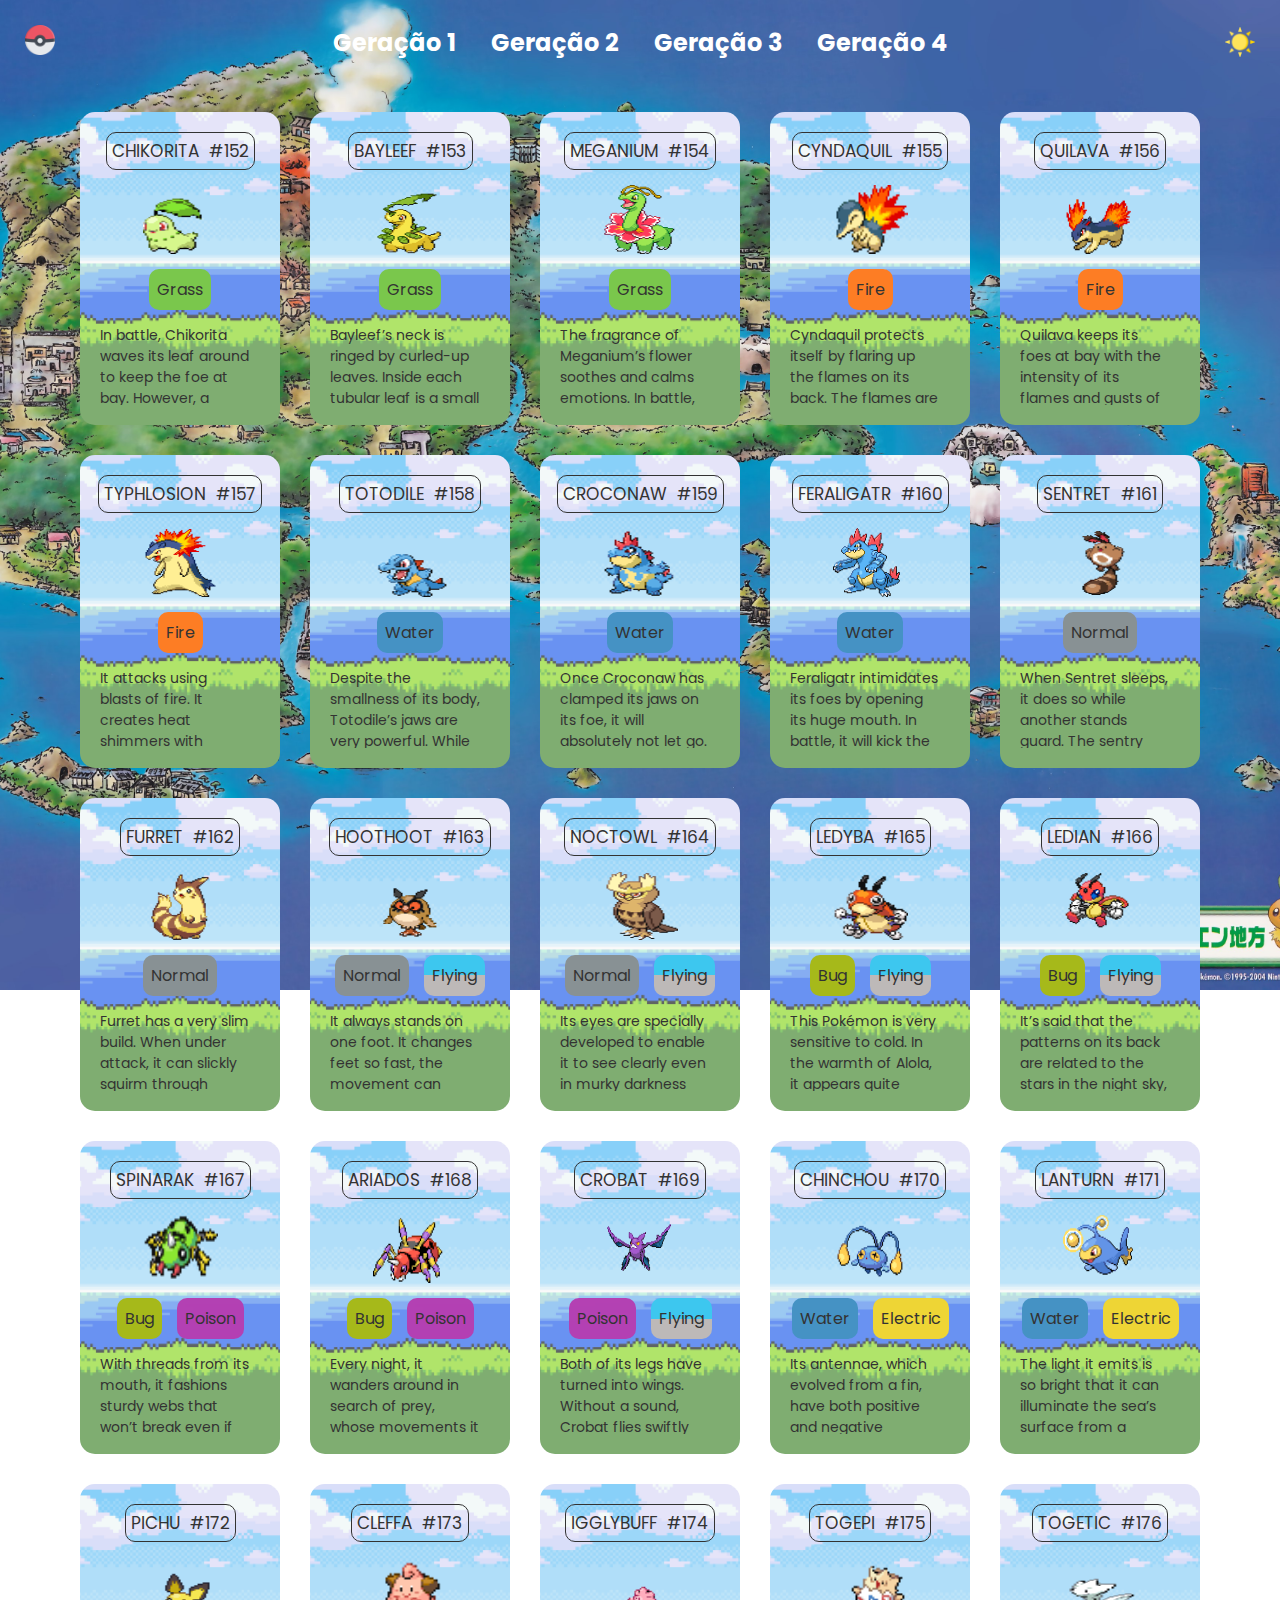
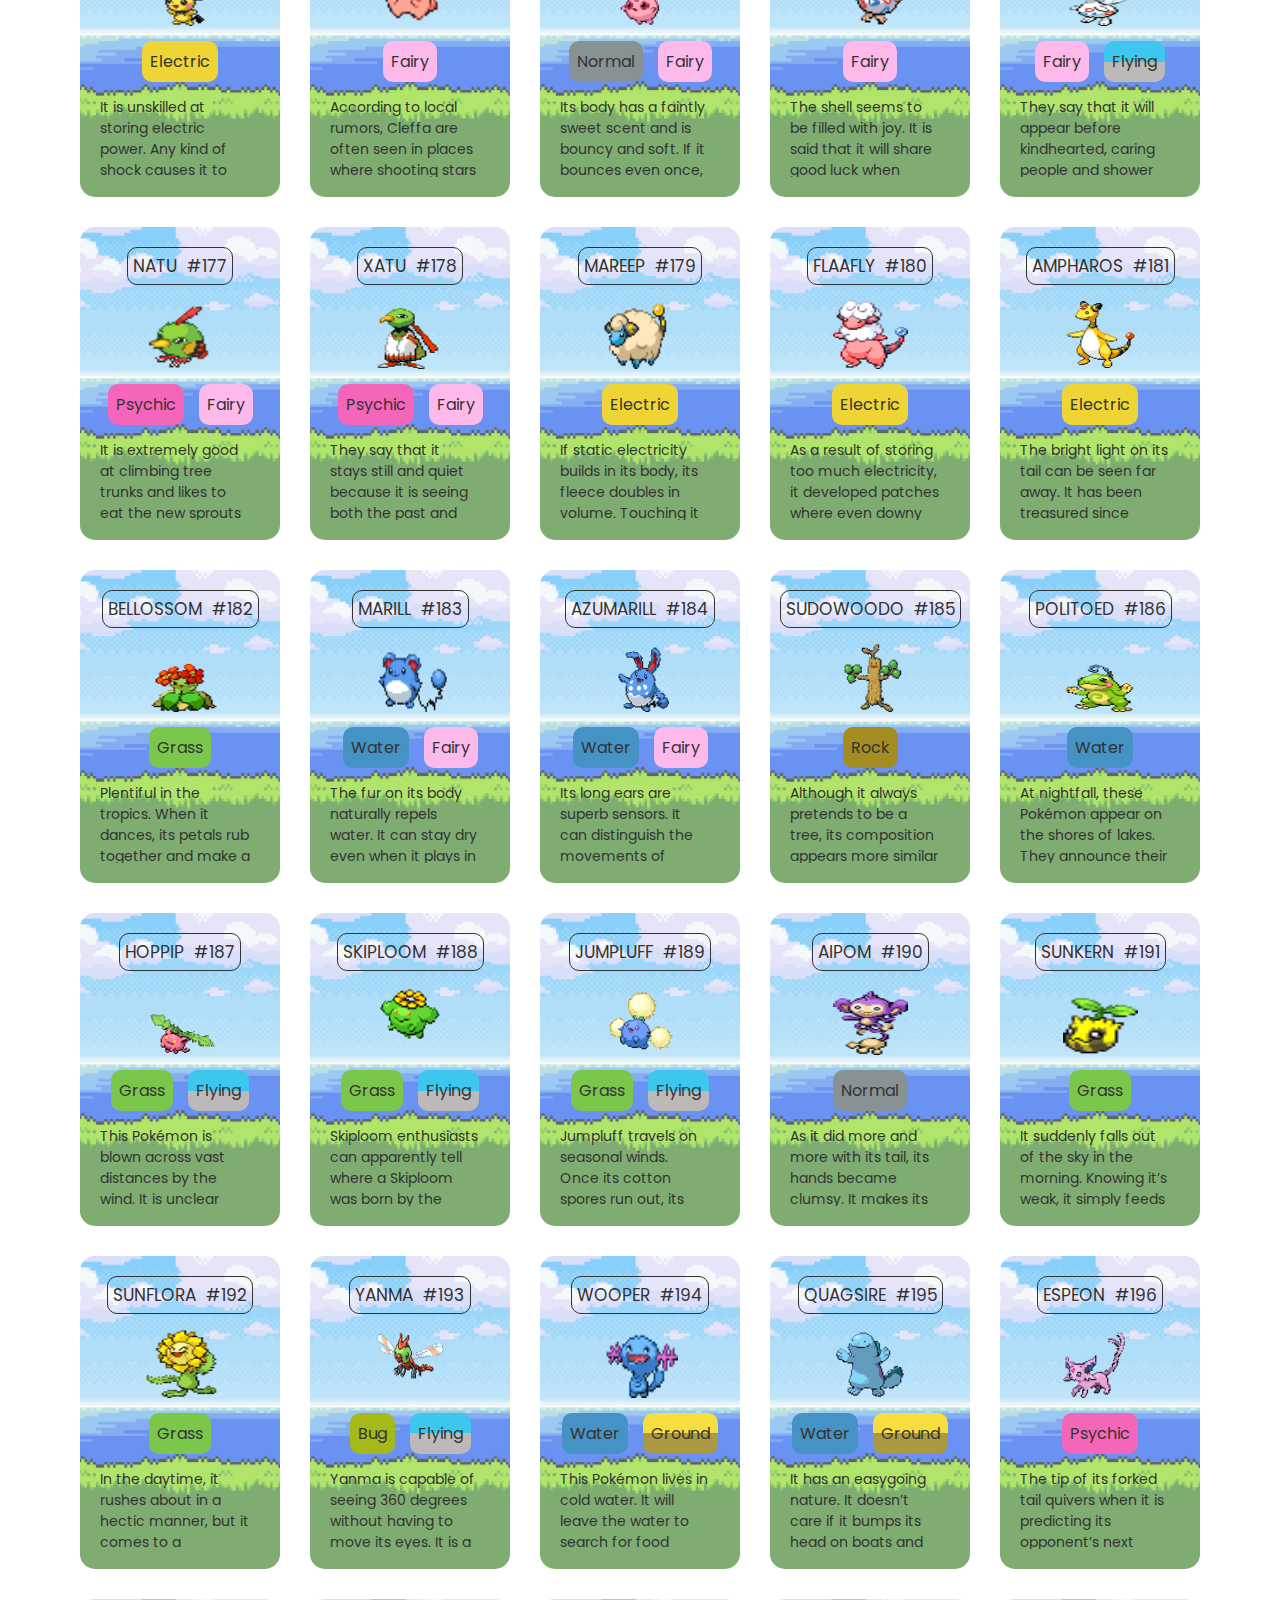
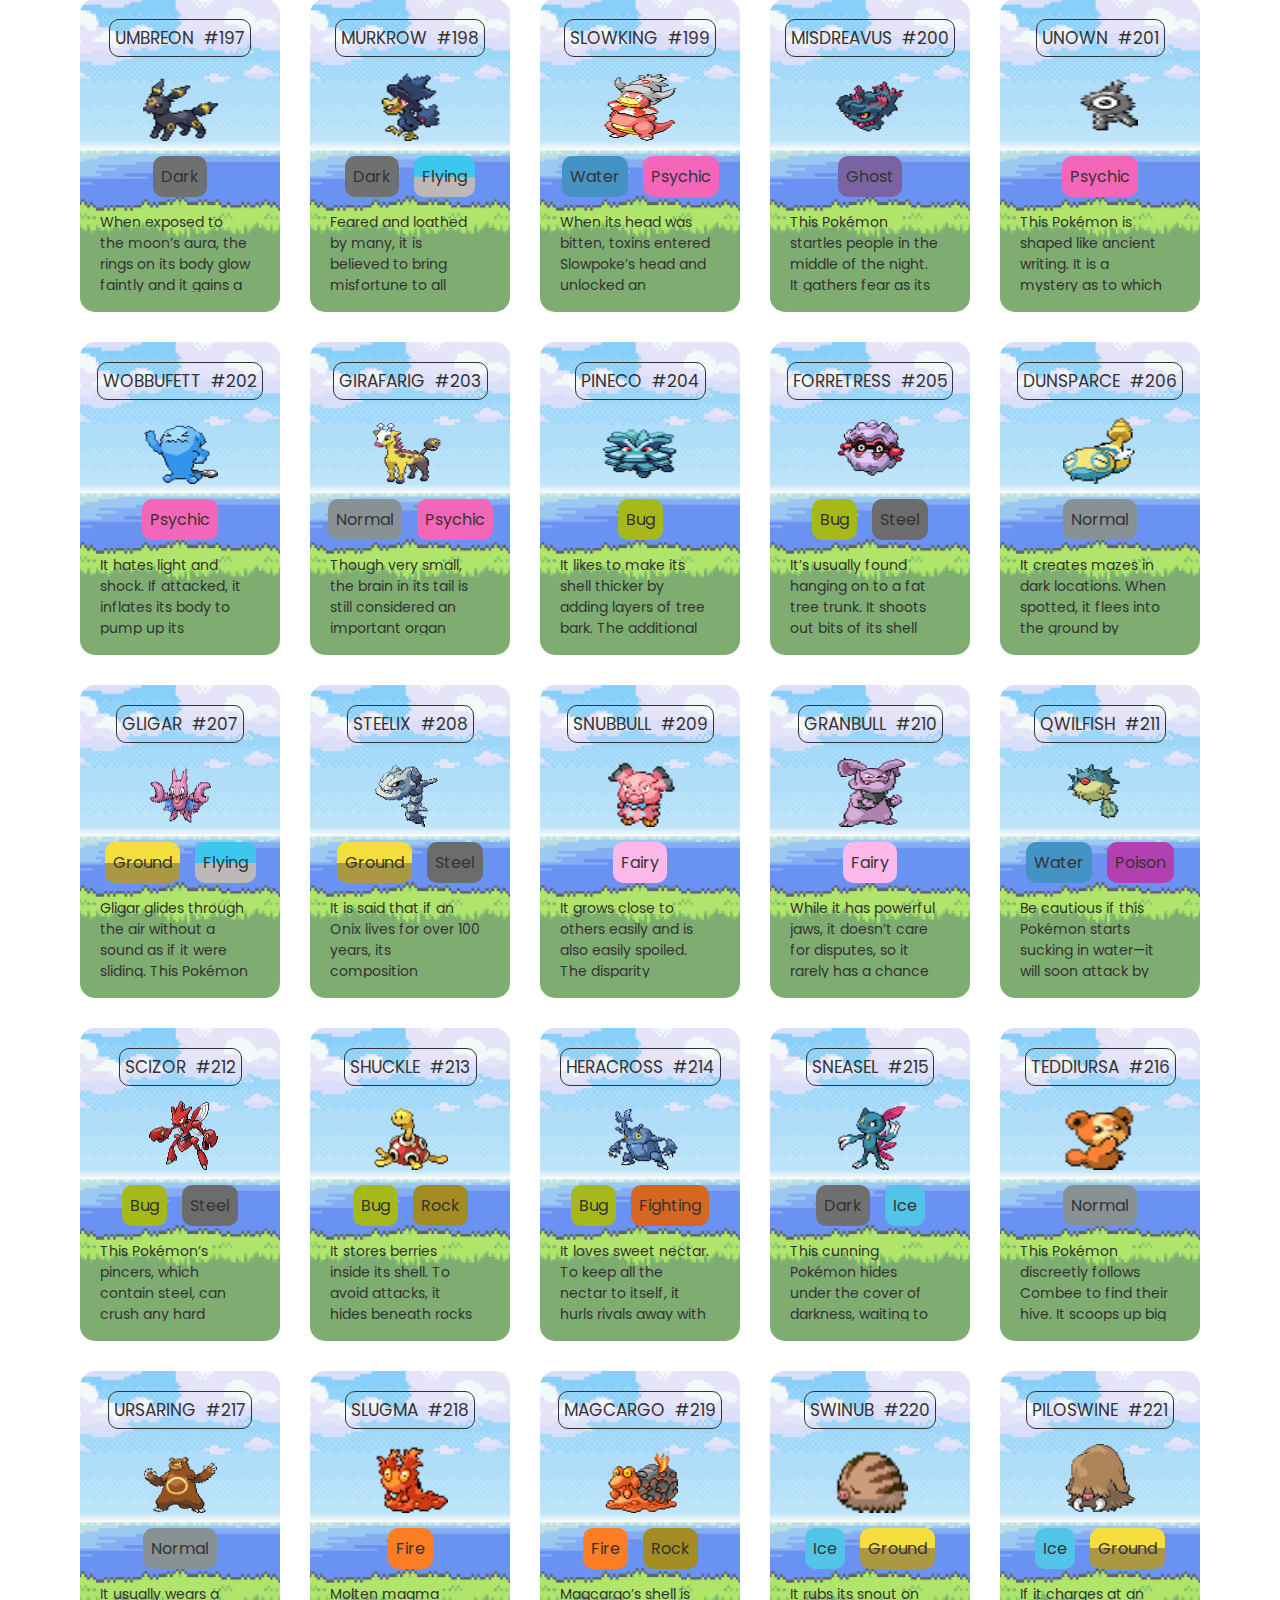
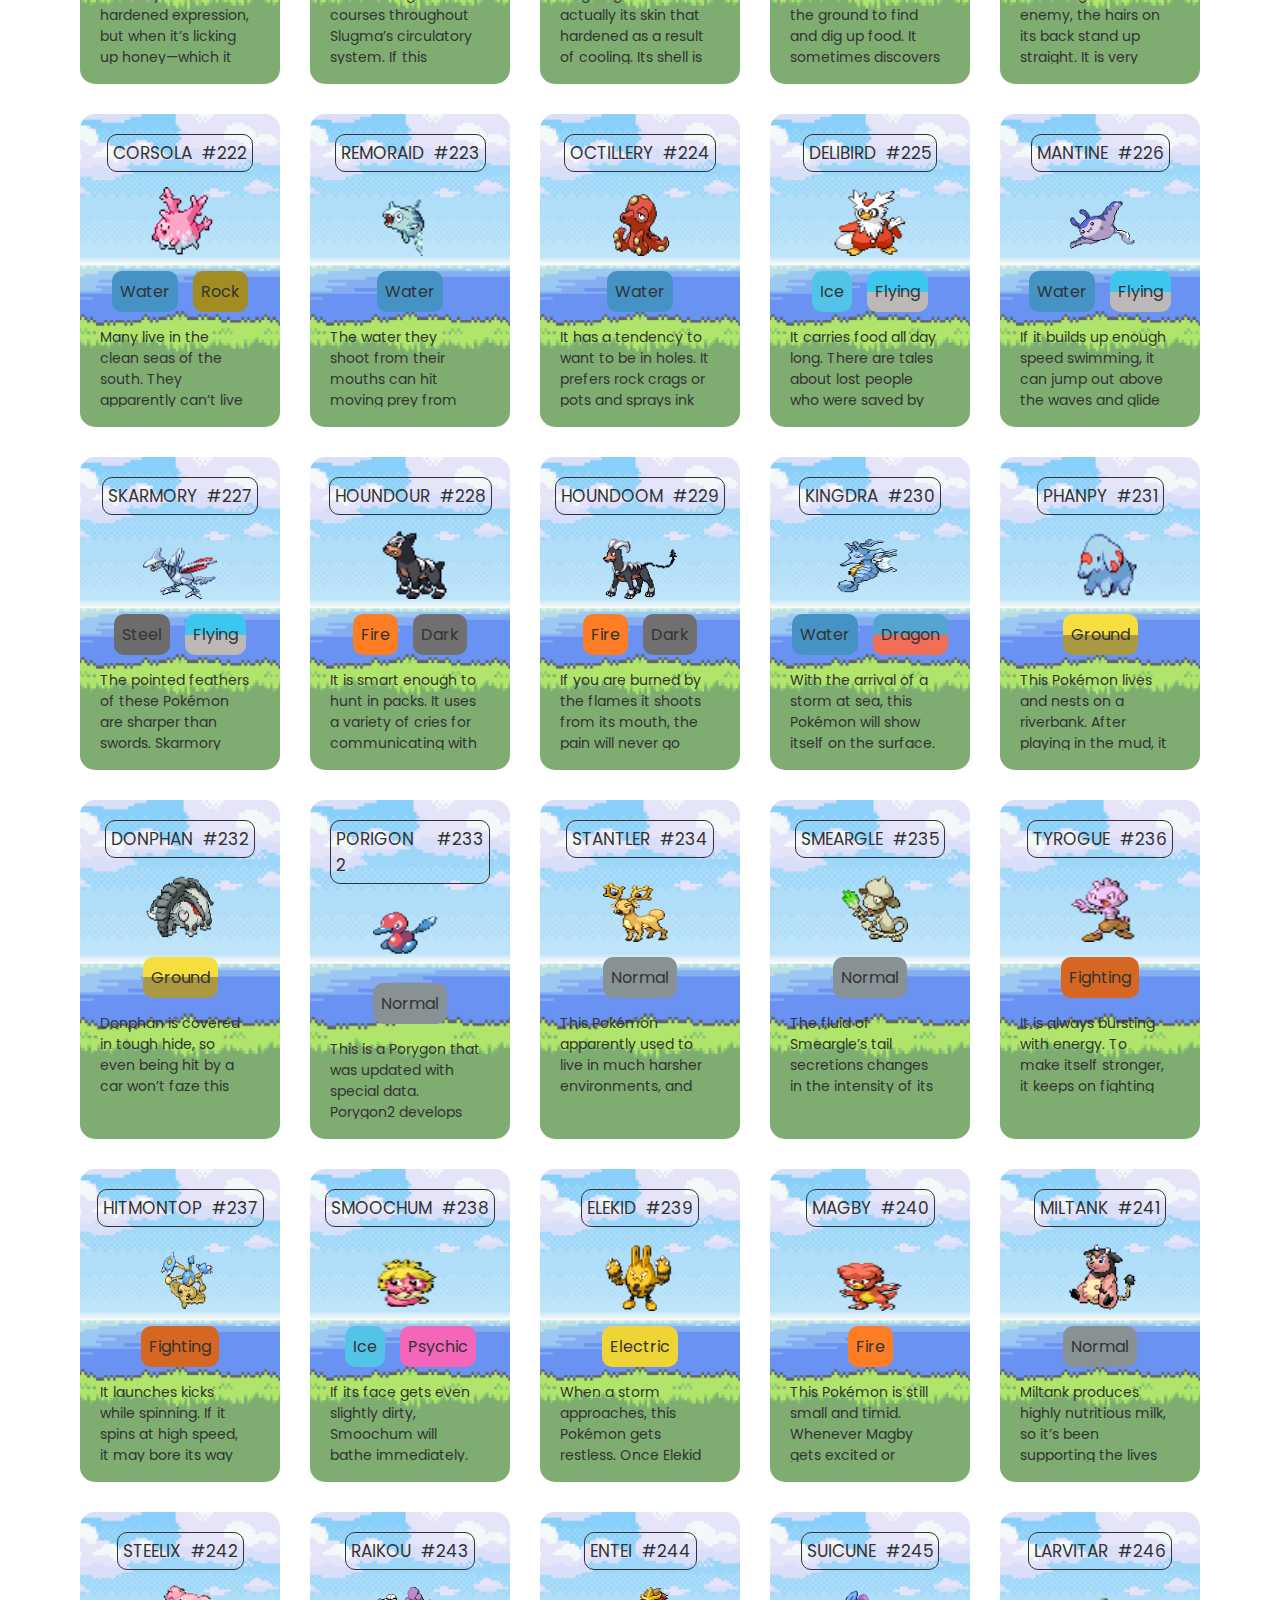
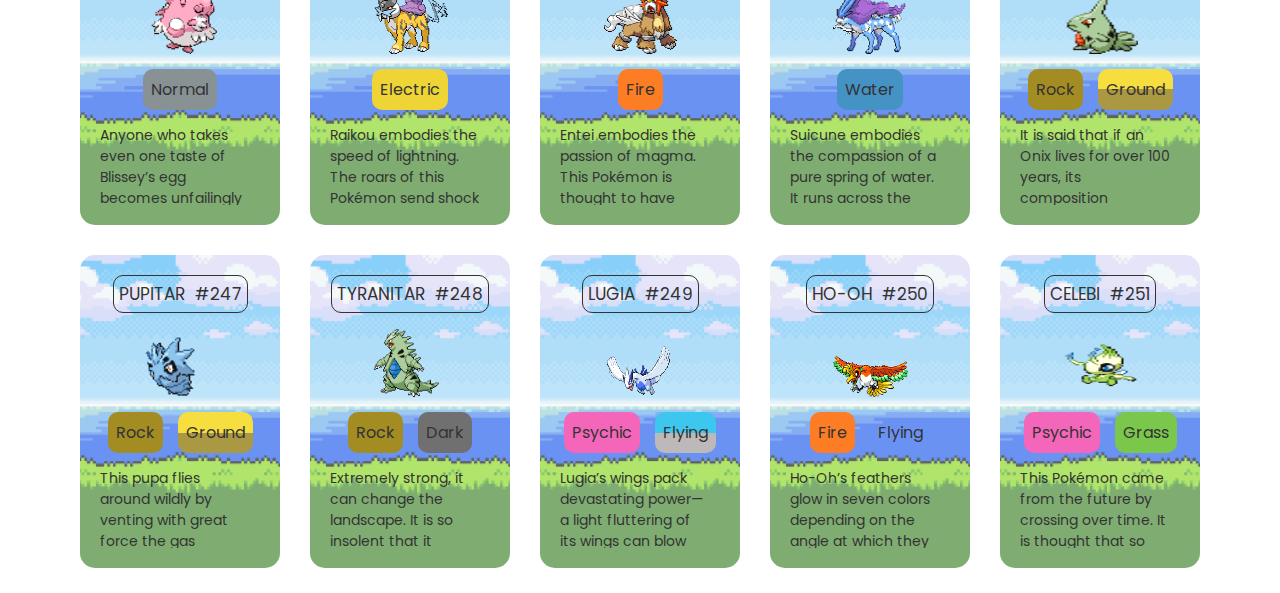
<file: gen2.html>
<!DOCTYPE html>
<html lang="en">

<head>
    <meta charset="UTF-8">
    <meta http-equiv="X-UA-Compatible" content="IE=edge">
    <meta name="viewport" content="width=device-width, initial-scale=1.0">
    <title>Pokedex - Gen 2</title>

    <link rel="preconnect" href="https://fonts.googleapis.com">
    <link rel="preconnect" href="https://fonts.gstatic.com" crossorigin>
    <link href="https://fonts.googleapis.com/css2?family=Poppins:wght@300;500;800&display=swap" rel="stylesheet">
    <link rel="stylesheet"
        href="https://fonts.googleapis.com/css2?family=Material+Symbols+Outlined:opsz,wght,FILL,GRAD@20..48,100..700,0..1,-50..200" />

    <link rel="stylesheet" href="./src/css/reset.css">
    <link rel="stylesheet" href="./src/css/estilos.css">
    <link rel="stylesheet" href="./src/css/scrollbar.css">


</head>

<body>
    <header>
        <a href="index.html">
            <img src="./src/imagens/pokeball.png" alt="pokebola" class="logo">
        </a>
        <div class="texto-header">
            <a href="gen1.html">
                <h2>Geração 1</h2>
            </a>
            <a href="gen2.html">
                <h2>Geração 2</h2>
            </a>
            <a href="gen3.html">
                <h2>Geração 3</h2>
            </a>
            <a href="gen4.html">
                <h2>Geração 4</h2>
            </a>
        </div>
        <button id="botao-alterar-tema">
            <img src="./src/imagens/sun.png" alt="imagem do sol" class="imagem-botao">
        </button>
    </header>
    <main>
        <ul class="listagem-pokemon">
            <li class="cartao-pokemon">
                <div class="informacoes">
                    <span>Chikorita</span>
                    <span>#152</span>
                </div>

                <img src="./src/imagens/chikorita.gif" alt="Chikorita" class="gif">

                <ul class="tipos">
                    <li class="tipo grass">Grass</li>
                </ul>

                <p class="descricao">In battle, Chikorita waves its leaf around to keep the foe at bay. However, a sweet
                    fragrance also wafts from the leaf, becalming the battling Pokémon and creating a cozy, friendly
                    atmosphere all around.</p>
            </li>

            <li class="cartao-pokemon">
                <div class="informacoes">
                    <span>Bayleef</span>
                    <span>#153</span>
                </div>

                <img src="./src/imagens/bayleef.gif" alt="Bayleef" class="gif">

                <ul class="tipos">
                    <li class="tipo grass">Grass</li>
                </ul>

                <p class="descricao">Bayleef’s neck is ringed by curled-up leaves. Inside each tubular leaf is a
                        small shoot of a tree. The fragrance of this shoot makes people peppy.</p>
            </li>

            <li class="cartao-pokemon">
                <div class="informacoes">
                    <span>Meganium</span>
                    <span>#154</span>
                </div>

                <img src="./src/imagens/meganium.gif" alt="Meganium" class="gif">

                <ul class="tipos">
                    <li class="tipo grass">Grass</li>
                </ul>

                <p class="descricao">The fragrance of Meganium’s flower soothes and calms emotions. In battle,
                this Pokémon gives off more of its becalming scent to blunt the foe’s fighting spirit.</p>
            </li>

            <li class="cartao-pokemon">
                <div class="informacoes">
                    <span>Cyndaquil</span>
                    <span>#155</span>
                </div>

                <img src="./src/imagens/cyndaquil.gif" alt="Cyndaquil" class="gif">

                <ul class="tipos">
                    <li class="tipo fire">Fire</li>
                </ul>

                <p class="descricao">Cyndaquil protects itself by flaring up the flames on its back. The
                flames are vigorous if the Pokémon is angry. However, if it is tired, the flames
                splutter fitfully with incomplete combustion.</p>
            </li>

            <li class="cartao-pokemon">
                <div class="informacoes">
                    <span>Quilava</span>
                    <span>#156</span>
                </div>

                <img src="./src/imagens/quilava.gif" alt="Quilava" class="gif">

                <ul class="tipos">
                    <li class="tipo fire">Fire</li>
                </ul>

                <p class="descricao">Quilava keeps its foes at bay with the intensity of its flames and gusts of superheated air. This Pokémon applies its outstanding nimbleness to dodge attacks even while scorching the foe with flames.</p>
            </li>

            <li class="cartao-pokemon">
                <div class="informacoes">
                    <span>Typhlosion</span>
                    <span>#157</span>
                </div>

                <img src="./src/imagens/typhlosion.gif" alt="Typhlosion" class="gif">

                <ul class="tipos">
                    <li class="tipo fire">Fire</li>
                </ul>

                <p class="descricao">It attacks using blasts of fire. It creates heat shimmers with intense fire to hide itself</p>
            </li>

            <li class="cartao-pokemon">
                <div class="informacoes">
                    <span>Totodile</span>
                    <span>#158</span>
                </div>

                <img src="./src/imagens/totodile.gif" alt="Totodile" class="gif">

                <ul class="tipos">
                    <li class="tipo water">Water</li>
                </ul>

                <p class="descricao">Despite the smallness of its body, Totodile’s jaws are very powerful. While the Pokémon may think it is just playfully nipping, its bite has enough power to cause serious injury.</p>
            </li>
            
            <li class="cartao-pokemon">
                <div class="informacoes">
                    <span>Croconaw</span>
                    <span>#159</span>
                </div>

                <img src="./src/imagens/croconaw.gif" alt="Croconaw" class="gif">

                <ul class="tipos">
                    <li class="tipo water">Water</li>
                </ul>

                <p class="descricao">Once Croconaw has clamped its jaws on its foe, it will absolutely not let go. Because the tips of its fangs are forked back like barbed fishhooks, they become impossible to remove when they have sunk in.</p>
            </li>

            <li class="cartao-pokemon">
                <div class="informacoes">
                    <span>Feraligatr</span>
                    <span>#160</span>
                </div>

                <img src="./src/imagens/feraligatr.gif" alt="Feraligatr" class="gif">

                <ul class="tipos">
                    <li class="tipo water">Water</li>
                </ul>

                <p class="descricao">Feraligatr intimidates its foes by opening its huge mouth. In battle, it will kick the ground hard with its thick and powerful hind legs to charge at the foe at an incredible speed.</p>
            </li>

            <li class="cartao-pokemon">
                <div class="informacoes">
                    <span>Sentret</span>
                    <span>#161</span>
                </div>

                <img src="./src/imagens/sentret.gif" alt="Sentret" class="gif">

                <ul class="tipos">
                    <li class="tipo normal">Normal</li>
                </ul>

                <p class="descricao">When Sentret sleeps, it does so while another stands guard. The sentry wakes the others at the first sign of danger. When this Pokémon becomes separated from its pack, it becomes incapable of sleep due to fear.</p>
            </li>

            <li class="cartao-pokemon">
                <div class="informacoes">
                    <span>Furret</span>
                    <span>#162</span>
                </div>

                <img src="./src/imagens/furret.gif" alt="Furret" class="gif">

                <ul class="tipos">
                    <li class="tipo normal">Normal</li>
                </ul>

                <p class="descricao">Furret has a very slim build. When under attack, it can slickly squirm through narrow spaces and get away. In spite of its short limbs, this Pokémon is very nimble and fleet.</p>
            </li>

            <li class="cartao-pokemon">
                <div class="informacoes">
                    <span>Hoothoot</span>
                    <span>#163</span>
                </div>

                <img src="./src/imagens/hoothoot.gif" alt="Hoothoot" class="gif">

                <ul class="tipos">
                    <li class="tipo normal">Normal</li>
                    <li class="tipo flying">Flying</li>
                </ul>

                <p class="descricao">It always stands on one foot. It changes feet so fast, the movement can rarely be seen.</p>
            </li>

            <li class="cartao-pokemon">
                <div class="informacoes">
                    <span>Noctowl</span>
                    <span>#164</span>
                </div>

                <img src="./src/imagens/noctowl.gif" alt="Noctowl" class="gif">

                <ul class="tipos">
                    <li class="tipo normal">Normal</li>
                    <li class="tipo flying">Flying</li>
                </ul>

                <p class="descricao">Its eyes are specially developed to enable it to see clearly even in murky darkness and minimal light.</p>
            </li>

            <li class="cartao-pokemon">
                <div class="informacoes">
                    <span>Ledyba</span>
                    <span>#165</span>
                </div>

                <img src="./src/imagens/ledyba.gif" alt="Ledyba" class="gif">

                <ul class="tipos">
                    <li class="tipo bug">Bug</li>
                    <li class="tipo flying">Flying</li>
                </ul>

                <p class="descricao">This Pokémon is very sensitive to cold. In the warmth of Alola, it appears quite lively.</p>
            </li>

            <li class="cartao-pokemon">
                <div class="informacoes">
                    <span>Ledian</span>
                    <span>#166</span>
                </div>

                <img src="./src/imagens/ledian.gif" alt="Ledian" class="gif">

                <ul class="tipos">
                    <li class="tipo bug">Bug</li>
                    <li class="tipo flying">Flying</li>
                </ul>

                <p class="descricao">It’s said that the patterns on its back are related to the stars in the night sky, but the details of that relationship remain unclear.</p>
            </li>

            <li class="cartao-pokemon">
                <div class="informacoes">
                    <span>Spinarak</span>
                    <span>#167</span>
                </div>

                <img src="./src/imagens/spinarak.gif" alt="Spinarak" class="gif">

                <ul class="tipos">
                    <li class="tipo bug">Bug</li>
                    <li class="tipo poison">Poison</li>
                </ul>

                <p class="descricao">With threads from its mouth, it fashions sturdy webs that won’t break even if you set a rock on them.</p>
            </li>

            <li class="cartao-pokemon">
                <div class="informacoes">
                    <span>Ariados</span>
                    <span>#168</span>
                </div>

                <img src="./src/imagens/ariados.gif" alt="Ariados" class="gif">

                <ul class="tipos">
                    <li class="tipo bug">Bug</li>
                    <li class="tipo poison">Poison</li>
                </ul>

                <p class="descricao">Every night, it wanders around in search of prey, whose movements it restrains by spewing threads before it bites into them with its fangs.</p>
            </li>

            <li class="cartao-pokemon">
                <div class="informacoes">
                    <span>Crobat</span>
                    <span>#169</span>
                </div>

                <img src="./src/imagens/crobat.gif" alt="Crobat" class="gif">

                <ul class="tipos">
                    <li class="tipo poison">Poison</li>
                    <li class="tipo flying">Flying</li>
                </ul>

                <p class="descricao">Both of its legs have turned into wings. Without a sound, Crobat flies swiftly toward its prey and sinks its fangs into the nape of its target’s neck.</p>
            </li>

            <li class="cartao-pokemon">
                <div class="informacoes">
                    <span>Chinchou</span>
                    <span>#170</span>
                </div>

                <img src="./src/imagens/chinchou.gif" alt="Chinchou" class="gif">

                <ul class="tipos">
                    <li class="tipo water">Water</li>
                    <li class="tipo electric">Electric</li>
                </ul>

                <p class="descricao">Its antennae, which evolved from a fin, have both positive and negative charges flowing through them.</p>
            </li>

            <li class="cartao-pokemon">
                <div class="informacoes">
                    <span>Lanturn</span>
                    <span>#171</span>
                </div>

                <img src="./src/imagens/lanturn.gif" alt="Lanturn" class="gif">

                <ul class="tipos">
                    <li class="tipo water">Water</li>
                    <li class="tipo electric">Electric</li>
                </ul>

                <p class="descricao">The light it emits is so bright that it can illuminate the sea’s surface from a depth of over three miles.</p>
            </li>

            <li class="cartao-pokemon">
                <div class="informacoes">
                    <span>Pichu</span>
                    <span>#172</span>
                </div>

                <img src="./src/imagens/pichu.gif" alt="Pichu" class="gif">

                <ul class="tipos">
                    <li class="tipo electric">Electric</li>
                </ul>

                <p class="descricao">It is unskilled at storing electric power. Any kind of shock causes it to discharge energy spontaneously.</p>
            </li>

            <li class="cartao-pokemon">
                <div class="informacoes">
                    <span>Cleffa</span>
                    <span>#173</span>
                </div>

                <img src="./src/imagens/cleffa.gif" alt="Cleffa" class="gif">

                <ul class="tipos">
                    <li class="tipo fairy">Fairy</li>
                </ul>

                <p class="descricao">According to local rumors, Cleffa are often seen in places where shooting stars have fallen.</p>
            </li>

            <li class="cartao-pokemon">
                <div class="informacoes">
                    <span>Igglybuff</span>
                    <span>#174</span>
                </div>

                <img src="./src/imagens/igglybuff.gif" alt="Igglybuff" class="gif">

                <ul class="tipos">
                    <li class="tipo normal">Normal</li>
                    <li class="tipo fairy">Fairy</li>
                </ul>

                <p class="descricao">Its body has a faintly sweet scent and is bouncy and soft. If it bounces even once, it cannot stop.</p>
            </li>

            <li class="cartao-pokemon">
                <div class="informacoes">
                    <span>Togepi</span>
                    <span>#175</span>
                </div>

                <img src="./src/imagens/togepi.gif" alt="Togepi" class="gif">

                <ul class="tipos">
                    <li class="tipo fairy">Fairy</li>
                </ul>

                <p class="descricao">The shell seems to be filled with joy. It is said that it will share good luck when treated kindly.</p>
            </li>

            <li class="cartao-pokemon">
                <div class="informacoes">
                    <span>Togetic</span>
                    <span>#176</span>
                </div>

                <img src="./src/imagens/togetic.gif" alt="Togetic" class="gif">

                <ul class="tipos">
                    <li class="tipo fairy">Fairy</li>
                    <li class="tipo flying">Flying</li>
                </ul>

                <p class="descricao">They say that it will appear before kindhearted, caring people and shower them with happiness.</p>
            </li>

            <li class="cartao-pokemon">
                <div class="informacoes">
                    <span>Natu</span>
                    <span>#177</span>
                </div>

                <img src="./src/imagens/natu.gif" alt="Natu" class="gif">

                <ul class="tipos">
                    <li class="tipo psychic">Psychic</li>
                    <li class="tipo fairy">Fairy</li>
                </ul>

                <p class="descricao">It is extremely good at climbing tree trunks and likes to eat the new sprouts on the trees.</p>
            </li>

            <li class="cartao-pokemon">
                <div class="informacoes">
                    <span>Xatu</span>
                    <span>#178</span>
                </div>

                <img src="./src/imagens/xatu.gif" alt="Xatu" class="gif">

                <ul class="tipos">
                    <li class="tipo psychic">Psychic</li>
                    <li class="tipo fairy">Fairy</li>
                </ul>

                <p class="descricao">They say that it stays still and quiet because it is seeing both the past and future at the same time.</p>
            </li>

            <li class="cartao-pokemon">
                <div class="informacoes">
                    <span>Mareep</span>
                    <span>#179</span>
                </div>

                <img src="./src/imagens/mareep.gif" alt="Mareep" class="gif">

                <ul class="tipos">
                    <li class="tipo electric">Electric</li>
                </ul>

                <p class="descricao">If static electricity builds in its body, its fleece doubles in volume. Touching it will shock you.</p>
            </li>

            <li class="cartao-pokemon">
                <div class="informacoes">
                    <span>Flaafly</span>
                    <span>#180</span>
                </div>

                <img src="./src/imagens/flaafly.gif" alt="Flaafly" class="gif">

                <ul class="tipos">
                    <li class="tipo electric">Electric</li>
                </ul>

                <p class="descricao">As a result of storing too much electricity, it developed patches where even downy wool won’t grow.</p>
            </li>

            <li class="cartao-pokemon">
                <div class="informacoes">
                    <span>Ampharos</span>
                    <span>#181</span>
                </div>

                <img src="./src/imagens/ampharos.gif" alt="Ampharos" class="gif">

                <ul class="tipos">
                    <li class="tipo electric">Electric</li>
                </ul>

                <p class="descricao">The bright light on its tail can be seen far away. It has been treasured since ancient times as a beacon.</p>
            </li>

            <li class="cartao-pokemon">
                <div class="informacoes">
                    <span>Bellossom</span>
                    <span>#182</span>
                </div>

                <img src="./src/imagens/bellossom.gif" alt="Bellossom" class="gif">

                <ul class="tipos">
                    <li class="tipo grass">Grass</li>
                </ul>

                <p class="descricao">Plentiful in the tropics. When it dances, its petals rub together and make a pleasant ringing sound.</p>
            </li>

            <li class="cartao-pokemon">
                <div class="informacoes">
                    <span>Marill</span>
                    <span>#183</span>
                </div>

                <img src="./src/imagens/marill.gif" alt="Marill" class="gif">

                <ul class="tipos">
                    <li class="tipo water">Water</li>
                    <li class="tipo fairy">Fairy</li>
                </ul>

                <p class="descricao">The fur on its body naturally repels water. It can stay dry even when it plays in the water.</p>
            </li>

            <li class="cartao-pokemon">
                <div class="informacoes">
                    <span>Azumarill</span>
                    <span>#184</span>
                </div>

                <img src="./src/imagens/azumarill.gif" alt="Azumarill" class="gif">

                <ul class="tipos">
                    <li class="tipo water">Water</li>
                    <li class="tipo fairy">Fairy</li>
                </ul>

                <p class="descricao">Its long ears are superb sensors. It can distinguish the movements of things in water and tell what they are.</p>
            </li>

            <li class="cartao-pokemon">
                <div class="informacoes">
                    <span>Sudowoodo</span>
                    <span>#185</span>
                </div>

                <img src="./src/imagens/sudowoodo.gif" alt="Sudowoodo" class="gif">

                <ul class="tipos">
                    <li class="tipo rock">Rock</li>
                </ul>

                <p class="descricao">Although it always pretends to be a tree, its composition appears more similar to rock than to vegetation.</p>
            </li>
            
            <li class="cartao-pokemon">
                <div class="informacoes">
                    <span>Politoed</span>
                    <span>#186</span>
                </div>

                <img src="./src/imagens/politoed.gif" alt="Politoed" class="gif">

                <ul class="tipos">
                    <li class="tipo water">Water</li>
                </ul>

                <p class="descricao">At nightfall, these Pokémon appear on the shores of lakes. They announce their territorial claims by letting out cries that sound like shouting.</p>
            </li>

            <li class="cartao-pokemon">
                <div class="informacoes">
                    <span>Hoppip</span>
                    <span>#187</span>
                </div>

                <img src="./src/imagens/hoppip.gif" alt="Hoppip" class="gif">

                <ul class="tipos">
                    <li class="tipo grass">Grass</li>
                    <li class="tipo flying">Flying</li>
                </ul>

                <p class="descricao">This Pokémon is blown across vast distances by the wind. It is unclear where the Hoppip of Paldea originally came from.</p>
            </li>

            <li class="cartao-pokemon">
                <div class="informacoes">
                    <span>Skiploom</span>
                    <span>#188</span>
                </div>

                <img src="./src/imagens/skiploom.gif" alt="Skiploom" class="gif">

                <ul class="tipos">
                    <li class="tipo grass">Grass</li>
                    <li class="tipo flying">Flying</li>
                </ul>

                <p class="descricao">Skiploom enthusiasts can apparently tell where a Skiploom was born by the scent drifting from the flower on the Pokémon’s head.</p>
            </li>

            <li class="cartao-pokemon">
                <div class="informacoes">
                    <span>Jumpluff</span>
                    <span>#189</span>
                </div>

                <img src="./src/imagens/jumpluff.gif" alt="Jumpluff" class="gif">

                <ul class="tipos">
                    <li class="tipo grass">Grass</li>
                    <li class="tipo flying">Flying</li>
                </ul>

                <p class="descricao">Jumpluff travels on seasonal winds. Once its cotton spores run out, its journey ends, as does its life..</p>
            </li>

            <li class="cartao-pokemon">
                <div class="informacoes">
                    <span>Aipom</span>
                    <span>#190</span>
                </div>

                <img src="./src/imagens/aipom.gif" alt="Aipom" class="gif">

                <ul class="tipos">
                    <li class="tipo normal">Normal</li>
                </ul>

                <p class="descricao">As it did more and more with its tail, its hands became clumsy. It makes its nest high in the treetops.</p>
            </li>

            <li class="cartao-pokemon">
                <div class="informacoes">
                    <span>Sunkern</span>
                    <span>#191</span>
                </div>

                <img src="./src/imagens/sunkern.gif" alt="Sunkern" class="gif">

                <ul class="tipos">
                    <li class="tipo grass">Grass</li>
                </ul>

                <p class="descricao">It suddenly falls out of the sky in the morning. Knowing it’s weak, it simply feeds until it evolves.</p>
            </li>

            <li class="cartao-pokemon">
                <div class="informacoes">
                    <span>Sunflora</span>
                    <span>#192</span>
                </div>

                <img src="./src/imagens/sunflora.gif" alt="Sunflora" class="gif">

                <ul class="tipos">
                    <li class="tipo grass">Grass</li>
                </ul>

                <p class="descricao">In the daytime, it rushes about in a hectic manner, but it comes to a complete stop when the sun sets.</p>
            </li>

            <li class="cartao-pokemon">
                <div class="informacoes">
                    <span>Yanma</span>
                    <span>#193</span>
                </div>

                <img src="./src/imagens/yanma.gif" alt="Yanma" class="gif">

                <ul class="tipos">
                    <li class="tipo bug">Bug</li>
                    <li class="tipo flying">Flying</li>
                </ul>

                <p class="descricao">Yanma is capable of seeing 360 degrees without having to move its eyes. It is a great flier that is adept at making sudden stops and turning midair. This Pokémon uses its flying ability to quickly chase down targeted prey.</p>
            </li>

            <li class="cartao-pokemon">
                <div class="informacoes">
                    <span>Wooper</span>
                    <span>#194</span>
                </div>

                <img src="./src/imagens/wooper.gif" alt="Wooper" class="gif">

                <ul class="tipos">
                    <li class="tipo water">Water</li>
                    <li class="tipo ground">Ground</li>
                </ul>

                <p class="descricao">This Pokémon lives in cold water. It will leave the water to search for food when it gets cold outside.</p>
            </li>

            <li class="cartao-pokemon">
                <div class="informacoes">
                    <span>Quagsire</span>
                    <span>#195</span>
                </div>

                <img src="./src/imagens/quagsire.gif" alt="Quagsire" class="gif">

                <ul class="tipos">
                    <li class="tipo water">Water</li>
                    <li class="tipo ground">Ground</li>
                </ul>

                <p class="descricao">It has an easygoing nature. It doesn’t care if it bumps its head on boats and boulders while swimming.</p>
            </li>

            <li class="cartao-pokemon">
                <div class="informacoes">
                    <span>Espeon</span>
                    <span>#196</span>
                </div>

                <img src="./src/imagens/espeon.gif" alt="Espeon" class="gif">

                <ul class="tipos">
                    <li class="tipo psychic">Psychic</li>
                </ul>

                <p class="descricao">The tip of its forked tail quivers when it is predicting its opponent’s next move.</p>
            </li>

            <li class="cartao-pokemon">
                <div class="informacoes">
                    <span>Umbreon</span>
                    <span>#197</span>
                </div>

                <img src="./src/imagens/umbreon.gif" alt="Umbreon" class="gif">

                <ul class="tipos">
                    <li class="tipo dark">Dark</li>
                </ul>

                <p class="descricao">When exposed to the moon’s aura, the rings on its body glow faintly and it gains a mysterious power.</p>
            </li>

            <li class="cartao-pokemon">
                <div class="informacoes">
                    <span>Murkrow</span>
                    <span>#198</span>
                </div>

                <img src="./src/imagens/murkrow.gif" alt="Murkrow" class="gif">

                <ul class="tipos">
                    <li class="tipo dark">Dark</li>
                    <li class="tipo flying">Flying</li>
                </ul>

                <p class="descricao">Feared and loathed by many, it is believed to bring misfortune to all those who see it at night.</p>
            </li>

            <li class="cartao-pokemon">
                <div class="informacoes">
                    <span>Slowking</span>
                    <span>#199</span>
                </div>

                <img src="./src/imagens/slowking.gif" alt="Slowking" class="gif">

                <ul class="tipos">
                    <li class="tipo water">Water</li>
                    <li class="tipo psychic">Psychic</li>
                </ul>

                <p class="descricao">When its head was bitten, toxins entered Slowpoke’s head and unlocked an extraordinary power.</p>
            </li>

            <li class="cartao-pokemon">
                <div class="informacoes">
                    <span>Misdreavus</span>
                    <span>#200</span>
                </div>

                <img src="./src/imagens/misdreavus.gif" alt="Misdreavus" class="gif">

                <ul class="tipos">
                    <li class="tipo ghost">Ghost</li>
                </ul>

                <p class="descricao">This Pokémon startles people in the middle of the night. It gathers fear as its energy.</p>
            </li>

            <li class="cartao-pokemon">
                <div class="informacoes">
                    <span>Unown</span>
                    <span>#201</span>
                </div>

                <img src="./src/imagens/unown.gif" alt="Unown" class="gif">

                <ul class="tipos">
                    <li class="tipo psychic">Psychic</li>
                </ul>

                <p class="descricao">This Pokémon is shaped like ancient writing. It is a mystery as to which came first, the ancient writings or the various Unown. Research into this topic is ongoing but nothing is known.</p>
            </li>

            <li class="cartao-pokemon">
                <div class="informacoes">
                    <span>Wobbufett</span>
                    <span>#202</span>
                </div>

                <img src="./src/imagens/wobbufett.gif" alt="Wobbufett" class="gif">

                <ul class="tipos">
                    <li class="tipo psychic">Psychic</li>
                </ul>

                <p class="descricao">It hates light and shock. If attacked, it inflates its body to pump up its counterstrike.</p>
            </li>

            <li class="cartao-pokemon">
                <div class="informacoes">
                    <span>Girafarig</span>
                    <span>#203</span>
                </div>

                <img src="./src/imagens/girafarig.gif" alt="Girafarig" class="gif">

                <ul class="tipos">
                    <li class="tipo normal">Normal</li>
                    <li class="tipo psychic">Psychic</li>
                </ul>

                <p class="descricao">Though very small, the brain in its tail is still considered an important organ because it emits powerful psychic energy.</p>
            </li>

            <li class="cartao-pokemon">
                <div class="informacoes">
                    <span>Pineco</span>
                    <span>#204</span>
                </div>

                <img src="./src/imagens/pineco.gif" alt="Pineco" class="gif">

                <ul class="tipos">
                    <li class="tipo bug">Bug</li>
                </ul>

                <p class="descricao">It likes to make its shell thicker by adding layers of tree bark. The additional weight doesn’t bother it.</p>
            </li>

            <li class="cartao-pokemon">
                <div class="informacoes">
                    <span>Forretress</span>
                    <span>#205</span>
                </div>

                <img src="./src/imagens/forretress.gif" alt="Forretress" class="gif">

                <ul class="tipos">
                    <li class="tipo bug">Bug</li>
                    <li class="tipo steel">Steel</li>
                </ul>

                <p class="descricao">It’s usually found hanging on to a fat tree trunk. It shoots out bits of its shell when it sees action.</p>
            </li>

            <li class="cartao-pokemon">
                <div class="informacoes">
                    <span>Dunsparce</span>
                    <span>#206</span>
                </div>

                <img src="./src/imagens/dunsparce.gif" alt="Dunsparce" class="gif">

                <ul class="tipos">
                    <li class="tipo normal">Normal</li>
                </ul>

                <p class="descricao">It creates mazes in dark locations. When spotted, it flees into the ground by digging with its tail.</p>
            </li>

            <li class="cartao-pokemon">
                <div class="informacoes">
                    <span>Gligar</span>
                    <span>#207</span>
                </div>

                <img src="./src/imagens/gligar.gif" alt="Gligar" class="gif">

                <ul class="tipos">
                    <li class="tipo ground">Ground</li>
                    <li class="tipo flying">Flying</li>
                </ul>

                <p class="descricao">Gligar glides through the air without a sound as if it were sliding. This Pokémon hangs on to the face of its foe using its clawed hind legs and the large pincers on its forelegs, then injects the prey with its poison barb.</p>
            </li>

            <li class="cartao-pokemon">
                <div class="informacoes">
                    <span>Steelix</span>
                    <span>#208</span>
                </div>

                <img src="./src/imagens/steelix.gif" alt="Steelix" class="gif">

                <ul class="tipos">
                    <li class="tipo ground">Ground</li>
                    <li class="tipo steel">Steel</li>
                </ul>

                <p class="descricao">It is said that if an Onix lives for over 100 years, its composition changes to become diamond-like.</p>
            </li>

            <li class="cartao-pokemon">
                <div class="informacoes">
                    <span>Snubbull</span>
                    <span>#209</span>
                </div>

                <img src="./src/imagens/snubbull.gif" alt="Snubbull" class="gif">

                <ul class="tipos">
                    <li class="tipo fairy">Fairy</li>
                </ul>

                <p class="descricao">It grows close to others easily and is also easily spoiled. The disparity between its face and its actions makes many young people wild about it.</p>
            </li>

            <li class="cartao-pokemon">
                <div class="informacoes">
                    <span>Granbull</span>
                    <span>#210</span>
                </div>

                <img src="./src/imagens/granbull.gif" alt="Granbull" class="gif">

                <ul class="tipos">
                    <li class="tipo fairy">Fairy</li>
                </ul>

                <p class="descricao">While it has powerful jaws, it doesn’t care for disputes, so it rarely has a chance to display their might.</p>
            </li>

            <li class="cartao-pokemon">
                <div class="informacoes">
                    <span>Qwilfish</span>
                    <span>#211</span>
                </div>

                <img src="./src/imagens/qwilfish.gif" alt="Qwilfish" class="gif">

                <ul class="tipos">
                    <li class="tipo water">Water</li>
                    <li class="tipo poison">Poison</li>
                </ul>

                <p class="descricao">Be cautious if this Pokémon starts sucking in water—it will soon attack by scattering the toxic spikes that grow all over its body.</p>
            </li>

            <li class="cartao-pokemon">
                <div class="informacoes">
                    <span>Scizor</span>
                    <span>#212</span>
                </div>

                <img src="./src/imagens/scizor.gif" alt="Scizor" class="gif">

                <ul class="tipos">
                    <li class="tipo bug">Bug</li>
                    <li class="tipo steel">Steel</li>
                </ul>

                <p class="descricao">This Pokémon’s pincers, which contain steel, can crush any hard object they get ahold of into bits.</p>
            </li>

            <li class="cartao-pokemon">
                <div class="informacoes">
                    <span>Shuckle</span>
                    <span>#213</span>
                </div>

                <img src="./src/imagens/shuckle.gif" alt="Shuckle" class="gif">

                <ul class="tipos">
                    <li class="tipo bug">Bug</li>
                    <li class="tipo rock">Rock</li>
                </ul>

                <p class="descricao">It stores berries inside its shell. To avoid attacks, it hides beneath rocks and remains completely still.</p>
            </li>

            <li class="cartao-pokemon">
                <div class="informacoes">
                    <span>Heracross</span>
                    <span>#214</span>
                </div>

                <img src="./src/imagens/heracross.gif" alt="Heracross" class="gif">

                <ul class="tipos">
                    <li class="tipo bug">Bug</li>
                    <li class="tipo fighting">Fighting</li>
                </ul>

                <p class="descricao">It loves sweet nectar. To keep all the nectar to itself, it hurls rivals away with its prized horn.</p>
            </li>

            <li class="cartao-pokemon">
                <div class="informacoes">
                    <span>Sneasel</span>
                    <span>#215</span>
                </div>

                <img src="./src/imagens/sneasel.gif" alt="Sneasel" class="gif">

                <ul class="tipos">
                    <li class="tipo dark">Dark</li>
                    <li class="tipo ice">Ice</li>
                </ul>

                <p class="descricao">This cunning Pokémon hides under the cover of darkness, waiting to attack its prey.</p>
            </li>

            <li class="cartao-pokemon">
                <div class="informacoes">
                    <span>Teddiursa</span>
                    <span>#216</span>
                </div>

                <img src="./src/imagens/teddiursa.gif" alt="Teddiursa" class="gif">

                <ul class="tipos">
                    <li class="tipo normal">Normal</li>
                </ul>

                <p class="descricao">This Pokémon discreetly follows Combee to find their hive. It scoops up big dollops of honey in its palms to eat.</p>
            </li>

            <li class="cartao-pokemon">
                <div class="informacoes">
                    <span>Ursaring</span>
                    <span>#217</span>
                </div>

                <img src="./src/imagens/ursaring.gif" alt="Ursaring" class="gif">

                <ul class="tipos">
                    <li class="tipo normal">Normal</li>
                </ul>

                <p class="descricao">It usually wears a hardened expression, but when it’s licking up honey—which it loves—the joy it feels will cause it to break into a wide grin.</p>
            </li>

            <li class="cartao-pokemon">
                <div class="informacoes">
                    <span>Slugma</span>
                    <span>#218</span>
                </div>

                <img src="./src/imagens/slugma.gif" alt="Slugma" class="gif">

                <ul class="tipos">
                    <li class="tipo fire">Fire</li>
                </ul>

                <p class="descricao">Molten magma courses throughout Slugma’s circulatory system. If this Pokémon is chilled, the magma cools and hardens. Its body turns brittle and chunks fall off, reducing its size.</p>
            </li>

            <li class="cartao-pokemon">
                <div class="informacoes">
                    <span>Magcargo</span>
                    <span>#219</span>
                </div>

                <img src="./src/imagens/magcargo.gif" alt="Magcargo" class="gif">

                <ul class="tipos">
                    <li class="tipo fire">Fire</li>
                    <li class="tipo rock">Rock</li>
                </ul>

                <p class="descricao">Magcargo’s shell is actually its skin that hardened as a result of cooling. Its shell is very brittle and fragile—just touching it causes it to crumble apart. This Pokémon returns to its original size by dipping itself in magma.</p>
            </li>

            <li class="cartao-pokemon">
                <div class="informacoes">
                    <span>Swinub</span>
                    <span>#220</span>
                </div>

                <img src="./src/imagens/swinub.gif" alt="Swinub" class="gif">

                <ul class="tipos">
                    <li class="tipo ice">Ice</li>
                    <li class="tipo ground">Ground</li>
                </ul>

                <p class="descricao">It rubs its snout on the ground to find and dig up food. It sometimes discovers hot springs.</p>
            </li>

            <li class="cartao-pokemon">
                <div class="informacoes">
                    <span>Piloswine</span>
                    <span>#221</span>
                </div>

                <img src="./src/imagens/piloswine.gif" alt="Piloswine" class="gif">

                <ul class="tipos">
                    <li class="tipo ice">Ice</li>
                    <li class="tipo ground">Ground</li>
                </ul>

                <p class="descricao">If it charges at an enemy, the hairs on its back stand up straight. It is very sensitive to sound.</p>
            </li>

            <li class="cartao-pokemon">
                <div class="informacoes">
                    <span>Corsola</span>
                    <span>#222</span>
                </div>

                <img src="./src/imagens/corsola.gif" alt="Corsola" class="gif">

                <ul class="tipos">
                    <li class="tipo water">Water</li>
                    <li class="tipo rock">Rock</li>
                </ul>

                <p class="descricao">Many live in the clean seas of the south. They apparently can’t live in polluted waters.</p>
            </li>

            <li class="cartao-pokemon">
                <div class="informacoes">
                    <span>Remoraid</span>
                    <span>#223</span>
                </div>

                <img src="./src/imagens/remoraid.gif" alt="Remoraid" class="gif">

                <ul class="tipos">
                    <li class="tipo water">Water</li>
                </ul>

                <p class="descricao">The water they shoot from their mouths can hit moving prey from more than 300 feet away.</p>
            </li>

            <li class="cartao-pokemon">
                <div class="informacoes">
                    <span>Octillery</span>
                    <span>#224</span>
                </div>

                <img src="./src/imagens/octillery.gif" alt="Octillery" class="gif">

                <ul class="tipos">
                    <li class="tipo water">Water</li>
                </ul>

                <p class="descricao">It has a tendency to want to be in holes. It prefers rock crags or pots and sprays ink from them before attacking.</p>
            </li>

            <li class="cartao-pokemon">
                <div class="informacoes">
                    <span>Delibird</span>
                    <span>#225</span>
                </div>

                <img src="./src/imagens/delibird.gif" alt="Delibird" class="gif">

                <ul class="tipos">
                    <li class="tipo ice">Ice</li>
                    <li class="tipo flying">Flying</li>
                </ul>

                <p class="descricao">It carries food all day long. There are tales about lost people who were saved by the food it had.</p>
            </li>

            <li class="cartao-pokemon">
                <div class="informacoes">
                    <span>Mantine</span>
                    <span>#226</span>
                </div>

                <img src="./src/imagens/mantine.gif" alt="Mantine" class="gif">

                <ul class="tipos">
                    <li class="tipo water">Water</li>
                    <li class="tipo flying">Flying</li>
                </ul>

                <p class="descricao">If it builds up enough speed swimming, it can jump out above the waves and glide for over 300 feet.</p>
            </li>

            <li class="cartao-pokemon">
                <div class="informacoes">
                    <span>Skarmory</span>
                    <span>#227</span>
                </div>

                <img src="./src/imagens/skarmory.gif" alt="Skarmory" class="gif">

                <ul class="tipos">
                    <li class="tipo steel">Steel</li>
                    <li class="tipo flying">Flying</li>
                </ul>

                <p class="descricao">The pointed feathers of these Pokémon are sharper than swords. Skarmory and Corviknight fight viciously over territory.</p>
            </li>

            <li class="cartao-pokemon">
                <div class="informacoes">
                    <span>Houndour</span>
                    <span>#228</span>
                </div>

                <img src="./src/imagens/houndour.gif" alt="Houndour" class="gif">

                <ul class="tipos">
                    <li class="tipo fire">Fire</li>
                    <li class="tipo dark">Dark</li>
                </ul>

                <p class="descricao">It is smart enough to hunt in packs. It uses a variety of cries for communicating with others.</p>
            </li>

            <li class="cartao-pokemon">
                <div class="informacoes">
                    <span>Houndoom</span>
                    <span>#229</span>
                </div>

                <img src="./src/imagens/houndoom.gif" alt="Houndoom" class="gif">

                <ul class="tipos">
                    <li class="tipo fire">Fire</li>
                    <li class="tipo dark">Dark</li>
                </ul>

                <p class="descricao">If you are burned by the flames it shoots from its mouth, the pain will never go away.</p>
            </li>

            <li class="cartao-pokemon">
                <div class="informacoes">
                    <span>Kingdra</span>
                    <span>#230</span>
                </div>

                <img src="./src/imagens/kingdra.gif" alt="Kingdra" class="gif">

                <ul class="tipos">
                    <li class="tipo water">Water</li>
                    <li class="tipo dragon">Dragon</li>
                </ul>

                <p class="descricao">With the arrival of a storm at sea, this Pokémon will show itself on the surface. When a Kingdra and a Dragonite meet, a fierce battle ensues.</p>
            </li>

            <li class="cartao-pokemon">
                <div class="informacoes">
                    <span>Phanpy</span>
                    <span>#231</span>
                </div>

                <img src="./src/imagens/phanpy.gif" alt="Phanpy" class="gif">

                <ul class="tipos">
                    <li class="tipo ground">Ground</li>
                </ul>

                <p class="descricao">This Pokémon lives and nests on a riverbank. After playing in the mud, it won’t be able to settle down unless it washes its body.</p>
            </li>

            <li class="cartao-pokemon">
                <div class="informacoes">
                    <span>Donphan</span>
                    <span>#232</span>
                </div>

                <img src="./src/imagens/donphan.gif" alt="Donphan" class="gif">

                <ul class="tipos">
                    <li class="tipo ground">Ground</li>
                </ul>

                <p class="descricao">Donphan is covered in tough hide, so even being hit by a car won’t faze this Pokémon. However, it is extremely susceptible to rain.</p>
            </li>

            <li class="cartao-pokemon">
                <div class="informacoes">
                    <span>Porigon 2</span>
                    <span>#233</span>
                </div>

                <img src="./src/imagens/porygon2.gif" alt="Porigon 2" class="gif">

                <ul class="tipos">
                    <li class="tipo normal">Normal</li>
                </ul>

                <p class="descricao">This is a Porygon that was updated with special data. Porygon2 develops itself by learning about many different subjects all on its own.</p>
            </li>

            <li class="cartao-pokemon">
                <div class="informacoes">
                    <span>Stantler</span>
                    <span>#234</span>
                </div>

                <img src="./src/imagens/stantler.gif" alt="Stantler" class="gif">

                <ul class="tipos">
                    <li class="tipo normal">Normal</li>
                </ul>

                <p class="descricao">This Pokémon apparently used to live in much harsher environments, and thus it once had stronger psychic powers than it does now.</p>
            </li>

            <li class="cartao-pokemon">
                <div class="informacoes">
                    <span>Smeargle</span>
                    <span>#235</span>
                </div>

                <img src="./src/imagens/smeargle.gif" alt="Smeargle" class="gif">

                <ul class="tipos">
                    <li class="tipo normal">Normal</li>
                </ul>

                <p class="descricao">The fluid of Smeargle’s tail secretions changes in the intensity of its hue as the Pokémon’s emotions change.</p>
            </li>

            <li class="cartao-pokemon">
                <div class="informacoes">
                    <span>Tyrogue</span>
                    <span>#236</span>
                </div>

                <img src="./src/imagens/tyrogue.gif" alt="Tyrogue" class="gif">

                <ul class="tipos">
                    <li class="tipo fighting">Fighting</li>
                </ul>

                <p class="descricao">It is always bursting with energy. To make itself stronger, it keeps on fighting even if it loses.</p>
            </li>

            <li class="cartao-pokemon">
                <div class="informacoes">
                    <span>Hitmontop</span>
                    <span>#237</span>
                </div>

                <img src="./src/imagens/hitmontop.gif" alt="Hitmontop" class="gif">

                <ul class="tipos">
                    <li class="tipo fighting">Fighting</li>
                </ul>

                <p class="descricao">It launches kicks while spinning. If it spins at high speed, it may bore its way into the ground.</p>
            </li>

            <li class="cartao-pokemon">
                <div class="informacoes">
                    <span>Smoochum</span>
                    <span>#238</span>
                </div>

                <img src="./src/imagens/smoochum.gif" alt="Smoochum" class="gif">

                <ul class="tipos">
                    <li class="tipo ice">Ice</li>
                    <li class="tipo psychic">Psychic</li>
                </ul>

                <p class="descricao">If its face gets even slightly dirty, Smoochum will bathe immediately. But if its body gets dirty, Smoochum doesn’t really seem to care.</p>
            </li>

            <li class="cartao-pokemon">
                <div class="informacoes">
                    <span>Elekid</span>
                    <span>#239</span>
                </div>

                <img src="./src/imagens/elekid.gif" alt="Elekid" class="gif">

                <ul class="tipos">
                    <li class="tipo electric">Electric</li>
                </ul>

                <p class="descricao">When a storm approaches, this Pokémon gets restless. Once Elekid hears the sound of thunder, it gets full-on rowdy.</p>
            </li>

            <li class="cartao-pokemon">
                <div class="informacoes">
                    <span>Magby</span>
                    <span>#240</span>
                </div>

                <img src="./src/imagens/magby.gif" alt="Magby" class="gif">

                <ul class="tipos">
                    <li class="tipo fire">Fire</li>
                </ul>

                <p class="descricao">This Pokémon is still small and timid. Whenever Magby gets excited or surprised, flames leak from its mouth and its nose.</p>
            </li>

            <li class="cartao-pokemon">
                <div class="informacoes">
                    <span>Miltank</span>
                    <span>#241</span>
                </div>

                <img src="./src/imagens/miltank.gif" alt="Miltank" class="gif">

                <ul class="tipos">
                    <li class="tipo normal">Normal</li>
                </ul>

                <p class="descricao">Miltank produces highly nutritious milk, so it’s been supporting the lives of people and other Pokémon since ancient times.</p>
            </li>

            <li class="cartao-pokemon">
                <div class="informacoes">
                    <span>Steelix</span>
                    <span>#242</span>
                </div>

                <img src="./src/imagens/blissey.gif" alt="Blissey" class="gif">

                <ul class="tipos">
                    <li class="tipo normal">Normal</li>
                </ul>

                <p class="descricao">Anyone who takes even one taste of Blissey’s egg becomes unfailingly caring and pleasant to everyone.</p>
            </li>

            <li class="cartao-pokemon">
                <div class="informacoes">
                    <span>Raikou</span>
                    <span>#243</span>
                </div>

                <img src="./src/imagens/raikou.gif" alt="Raikou" class="gif">

                <ul class="tipos">
                    <li class="tipo electric">Electric</li>
                </ul>

                <p class="descricao">Raikou embodies the speed of lightning. The roars of this Pokémon send shock waves shuddering through the air and shake the ground as if lightning bolts had come crashing down.</p>
            </li>

            <li class="cartao-pokemon">
                <div class="informacoes">
                    <span>Entei</span>
                    <span>#244</span>
                </div>

                <img src="./src/imagens/entei.gif" alt="Entei" class="gif">

                <ul class="tipos">
                    <li class="tipo fire">Fire</li>
                </ul>

                <p class="descricao">Entei embodies the passion of magma. This Pokémon is thought to have been born in the eruption of a volcano. It sends up massive bursts of fire that utterly consume all that they touch.</p>
            </li>

            <li class="cartao-pokemon">
                <div class="informacoes">
                    <span>Suicune</span>
                    <span>#245</span>
                </div>

                <img src="./src/imagens/suicune.gif" alt="Suicune" class="gif">

                <ul class="tipos">
                    <li class="tipo water">Water</li>
                </ul>

                <p class="descricao">Suicune embodies the compassion of a pure spring of water. It runs across the land with gracefulness. This Pokémon has the power to purify dirty water.</p>
            </li>

            <li class="cartao-pokemon">
                <div class="informacoes">
                    <span>Larvitar</span>
                    <span>#246</span>
                </div>

                <img src="./src/imagens/larvitar.gif" alt="Larvitar" class="gif">

                <ul class="tipos">
                    <li class="tipo rock">Rock</li>
                    <li class="tipo ground">Ground</li>
                </ul>

                <p class="descricao">It is said that if an Onix lives for over 100 years, its composition changes to become diamond-like.</p>
            </li>

            <li class="cartao-pokemon">
                <div class="informacoes">
                    <span>Pupitar</span>
                    <span>#247</span>
                </div>

                <img src="./src/imagens/pupitar.gif" alt="Pupitar" class="gif">

                <ul class="tipos">
                    <li class="tipo rock">Rock</li>
                    <li class="tipo ground">Ground</li>
                </ul>

                <p class="descricao">This pupa flies around wildly by venting with great force the gas pressurized inside its body.</p>
            </li>

            <li class="cartao-pokemon">
                <div class="informacoes">
                    <span>Tyranitar</span>
                    <span>#248</span>
                </div>

                <img src="./src/imagens/tyranitar.gif" alt="Tyranitar" class="gif">

                <ul class="tipos">
                    <li class="tipo rock">Rock</li>
                    <li class="tipo dark">Dark</li>
                </ul>

                <p class="descricao">Extremely strong, it can change the landscape. It is so insolent that it doesn’t care about others.</p>
            </li>

            <li class="cartao-pokemon">
                <div class="informacoes">
                    <span>Lugia</span>
                    <span>#249</span>
                </div>

                <img src="./src/imagens/lugia.gif" alt="Lugia" class="gif">

                <ul class="tipos">
                    <li class="tipo psychic">Psychic</li>
                    <li class="tipo flying">Flying</li>
                </ul>

                <p class="descricao">Lugia’s wings pack devastating power—a light fluttering of its wings can blow apart regular houses. As a result, this Pokémon chooses to live out of sight deep under the sea.</p>
            </li>

            <li class="cartao-pokemon">
                <div class="informacoes">
                    <span>Ho-Oh</span>
                    <span>#250</span>
                </div>

                <img src="./src/imagens/hooh.gif" alt="Ho-Oh" class="gif">

                <ul class="tipos">
                    <li class="tipo fire">Fire</li>
                    <li class="tipo Flying">Flying</li>
                </ul>

                <p class="descricao">Ho-Oh’s feathers glow in seven colors depending on the angle at which they are struck by light. These feathers are said to bring happiness to the bearers. This Pokémon is said to live at the foot of a rainbow.</p>
            </li>

            <li class="cartao-pokemon">
                <div class="informacoes">
                    <span>Celebi</span>
                    <span>#251</span>
                </div>

                <img src="./src/imagens/celebi.gif" alt="Celebi" class="gif">

                <ul class="tipos">
                    <li class="tipo psychic">Psychic</li>
                    <li class="tipo grass">Grass</li>
                </ul>

                <p class="descricao">This Pokémon came from the future by crossing over time. It is thought that so long as Celebi appears, a bright and shining future awaits us.</p>
            </li>

        <a class="btn-fixed" href="#top">
            <span class="material-symbols-outlined">
                expand_less
            </span>
        </a>
    </main>
    <script src="./src/js/index.js"></script>
</body>
</html>
</file>
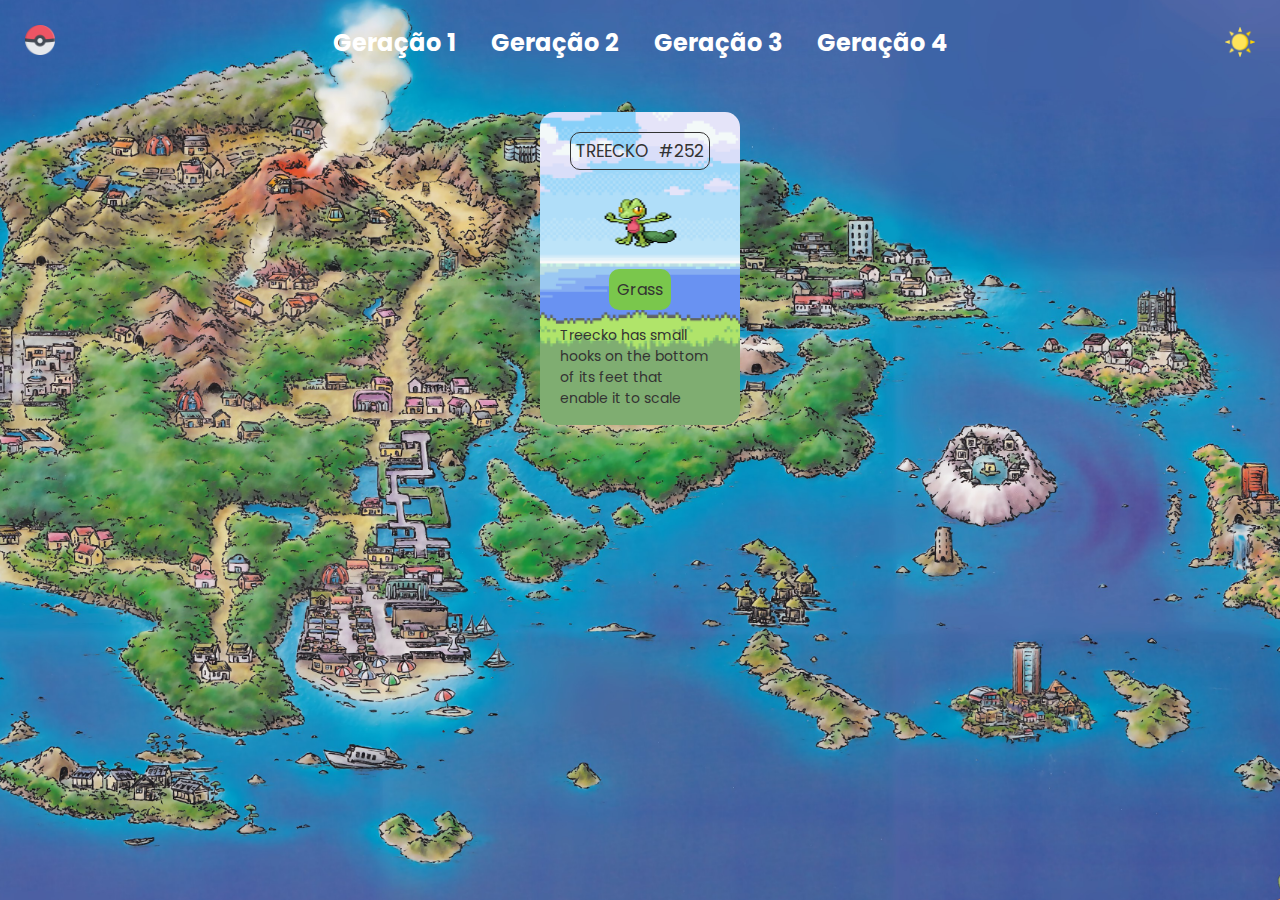
<file: gen3.html>
<!DOCTYPE html>
<html lang="en">
<head>
    <meta charset="UTF-8">
    <meta http-equiv="X-UA-Compatible" content="IE=edge">
    <meta name="viewport" content="width=device-width, initial-scale=1.0">
    <title>Pokedex - Gen 3</title>

    <link rel="preconnect" href="https://fonts.googleapis.com">
    <link rel="preconnect" href="https://fonts.gstatic.com" crossorigin>
    <link href="https://fonts.googleapis.com/css2?family=Poppins:wght@300;500;800&display=swap" rel="stylesheet">
    <link rel="stylesheet" href="https://fonts.googleapis.com/css2?family=Material+Symbols+Outlined:opsz,wght,FILL,GRAD@20..48,100..700,0..1,-50..200" />

    <link rel="stylesheet" href="./src/css/reset.css">
    <link rel="stylesheet" href="./src/css/estilos.css">
    <link rel="stylesheet" href="./src/css/scrollbar.css">

</head>
<body>
    <header>
        <a href="index.html">
            <img src="./src/imagens/pokeball.png" alt="pokebola" class="logo">
        </a>
        <div class="texto-header">
            <a href="gen1.html">
                <h2>Geração 1</h2>
            </a>
            <a href="gen2.html">
                <h2>Geração 2</h2>
            </a>
            <a href="gen3.html">
                <h2>Geração 3</h2>
            </a>
            <a href="gen4.html">
                <h2>Geração 4</h2>
            </a>
        </div>
        <button id="botao-alterar-tema">
            <img src="./src/imagens/sun.png" alt="imagem do sol" class="imagem-botao">
        </button>
    </header>
    <main>
        <ul class="listagem-pokemon">
            <li class="cartao-pokemon">
                <div class="informacoes">
                    <span>Treecko</span>
                    <span>#252</span>
                </div>

                <img src="./src/imagens/treecko.gif" alt="Treecko" class="gif">

                <ul class="tipos">
                    <li class="tipo grass">Grass</li>
                </ul>

                <p class="descricao">Treecko has small hooks on the bottom of its feet that enable it to scale vertical walls. This Pokémon attacks by slamming foes with its thick tail.</p>
            </li>
            
    <a class="btn-fixed" href="#top">
        <span class="material-symbols-outlined">
            expand_less
        </span>
    </a>
    </main>
        <script src="./src/js/index.js"></script>
</body>
</html>
</file>
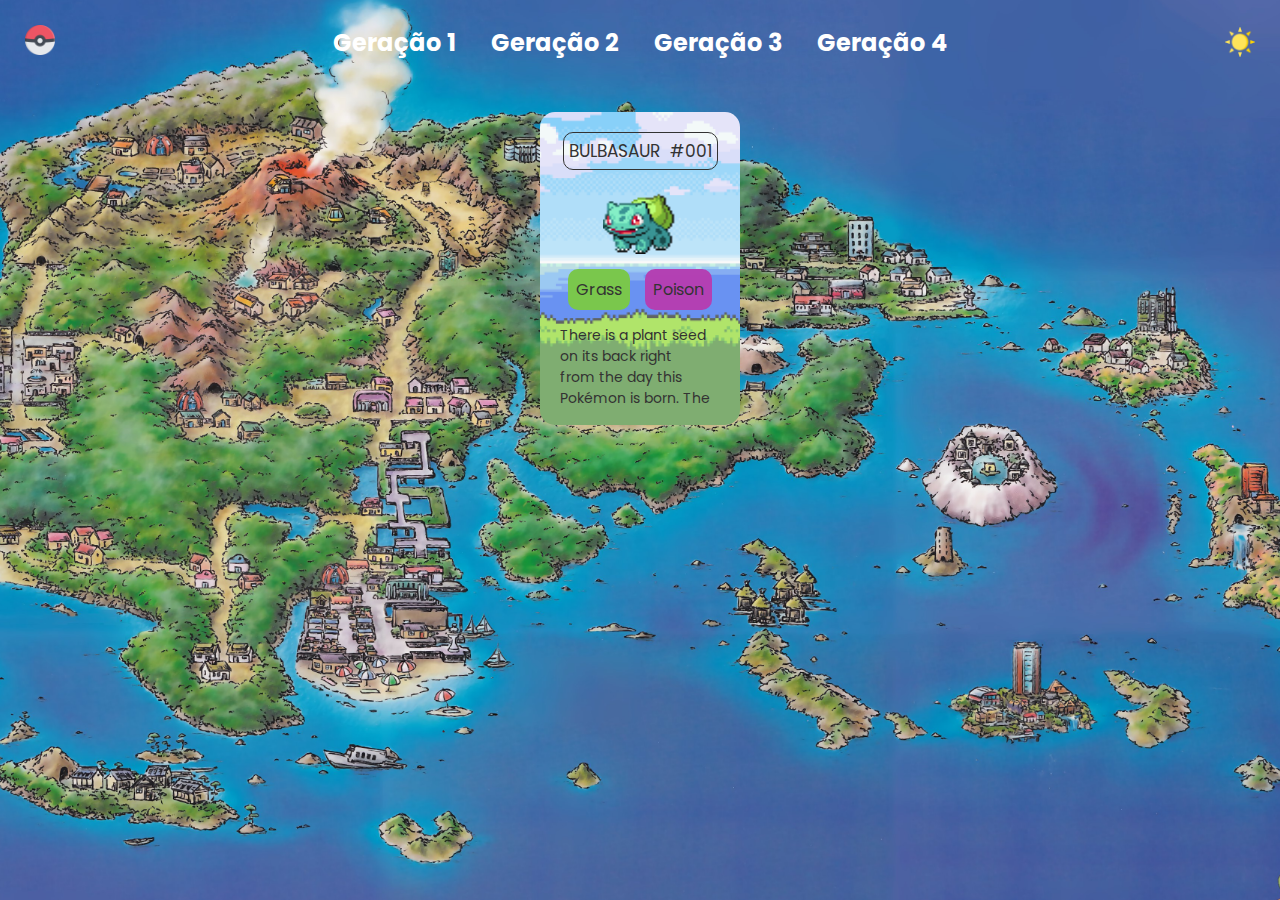
<file: gen4.html>
<!DOCTYPE html>
<html lang="en">
<head>
    <meta charset="UTF-8">
    <meta http-equiv="X-UA-Compatible" content="IE=edge">
    <meta name="viewport" content="width=device-width, initial-scale=1.0">
    <title>Pokedex - Gen 1</title>

    <link rel="preconnect" href="https://fonts.googleapis.com">
    <link rel="preconnect" href="https://fonts.gstatic.com" crossorigin>
    <link href="https://fonts.googleapis.com/css2?family=Poppins:wght@300;500;800&display=swap" rel="stylesheet">
    <link rel="stylesheet" href="https://fonts.googleapis.com/css2?family=Material+Symbols+Outlined:opsz,wght,FILL,GRAD@20..48,100..700,0..1,-50..200" />

    <link rel="stylesheet" href="./src/css/reset.css">
    <link rel="stylesheet" href="./src/css/estilos.css">
    <link rel="stylesheet" href="./src/css/scrollbar.css">

</head>
<body>
    <header>
        <a href="index.html">
            <img src="./src/imagens/pokeball.png" alt="pokebola" class="logo">
        </a>
        <div class="texto-header">
            <a href="gen1.html">
                <h2>Geração 1</h2>
            </a>
            <a href="gen2.html">
                <h2>Geração 2</h2>
            </a>
            <a href="gen3.html">
                <h2>Geração 3</h2>
            </a>
            <a href="gen4.html">
                <h2>Geração 4</h2>
            </a>
        </div>
        <button id="botao-alterar-tema">
            <img src="./src/imagens/sun.png" alt="imagem do sol" class="imagem-botao">
        </button>
    </header>
        <main>
            <ul class="listagem-pokemon">
                <li class="cartao-pokemon">
                    <div class="informacoes">
                        <span>Bulbasaur</span>
                        <span>#001</span> 
                    </div>

                    <img src="./src/imagens/bulbasaur.gif" alt="Bulbasaur" class="gif">

                    <ul class="tipos">
                        <li class="tipo grass">Grass</li>
                        <li class="tipo poison">Poison</li>
                    </ul>

                    <p class="descricao">There is a plant seed on its back right from the day this Pokémon is born. The seed
                        slowly grows larger.</p>
                </li>

                <a class="btn-fixed" href="#top">
                    <span class="material-symbols-outlined">
                        expand_less
                    </span>
                </a>
            </main>
            <script src="./src/js/index.js"></script>
        </body>
    </html>
</file>
<file: src/css/estilos.css>
body {
    font-family: 'Poppins', sans-serif;
    max-width: 1280px;
    margin: 0 auto;
    background-image: url("../imagens/hoenn.jpg");
    background-repeat: no-repeat;
    background-position: center center;
    background-attachment: fixed;
    background-size: 120% 120%;
    /*background-color: #5e5b5bad;*/
    color: #333333;
}

body.modo-dark {
    background-image: url("../imagens/fundo_noite.png");
    background-repeat: no-repeat;
    background-position: center center;
    background-attachment: fixed;
    background-size: 120% 120%;
    /*background-color: #212121;*/
    color: #f5f5f5;
}

header {
    display: flex;
    /*Flex: regra de pai-filho*/
    /*Fez com que icones diferentes fiquem espaçados*/
    justify-content: space-between;
    padding: 25px;
}

/*Estiliza apenas o que está dentro da header dando espaço*/
header .logo,
header .imagem-botao,
header .gen1-botao{
    width: 30px;
    transition: 0.2s ease-in-out;
}

/*header .pokemon-logo{
    width: 100px;
    display: flex;
    flex-wrap: wrap;
    justify-content: space-between;
}*/

header #botao-alterar-tema {
    /*Estilizar ID*/
    background: none;
    border: none;
}

header .logo:hover,
header .imagem-botao:hover,
main .cartao-pokemon:hover, 
main .gen1-botao:hover{
    /*Escalar*/
    transform: scale(1.05);
    cursor: pointer;
}

main {
    padding: 25px;
}

main .listagem-pokemon {
    display: flex;
    flex-wrap: wrap;
    /*Se faltar espaço ele quebra em mais linhas*/
    gap: 30px;
    /*Faz eles terem um espaçamento entre cartões*/
    justify-content: center;
}
    /*Formato do cartão - testar novos modelos*/
main .cartao-pokemon {
    background-image: url("../imagens/fundo.png");
    background-attachment: scroll;
    background-size: cover;
    background-origin: border-box;
    background-repeat: no-repeat;
    /*background-color: #d8e3ec8;*/
    width: 200px;
    padding: 20px;
    display: flex;
    flex-direction: column;
    align-items: center;
    gap: 15px;
    border-radius: 15px;
    transition: 0.2s ease-in-out;
    /*Flutuação*/
}

main .cartao-pokemon:hover {
    background-image: url("../imagens/fundo.png");
    background-attachment: scroll;
    background-size: cover;
    background-origin: border-box;
    background-repeat: no-repeat;;
    /*background-color: #96d9e6*/;
    
}

.modo-dark .cartao-pokemon {
    background-image: url("../imagens/noturno.png");
    background-attachment: scroll;
    background-size: cover;
    background-origin: border-box;
    background-repeat: no-repeat;
    /*background-color: #a8a8a8;*/
}

.modo-dark .cartao-pokemon:hover{
    background-image: url("../imagens/noturno.png");
    background-attachment: scroll;
    background-size: cover;
    background-origin: border-box;
    background-repeat: no-repeat;
}

main .cartao-pokemon .informacoes {
    display: flex;
    justify-content: space-between;
    border: 1px solid #333333;
    border-radius: 10px;
}

main .cartao-pokemon .informacoes span {
    padding: 5px;
    text-transform: uppercase;
    font-size: 17px;
}

/*main .cartao-pokemon .animado{
    width: 88px;
    height: 88px;
}*/

main .cartao-pokemon .gif {
    width: 75px;
    height: 69px;
}

main .cartao-pokemon .tipos {
    display: flex;
    gap: 15px;
}

main .cartao-pokemon .tipo {
    padding: 8px;
    border-radius: 10px;
    gap: 15px;
}

header .texto-header{
    background-color: none;
    color: white;
    display: flex;
    gap: 35px;
    font-family: 'Poppins', sans-serif;
}

header a {
    font-family: 'Poppins', sans-serif;
    font-style: normal;
    color: white;
    text-decoration: none;
}

.btn-fixed {
    position: fixed;
    bottom: 30px;
    right: 30px;
    visibility: hidden;
}

.btn-fixed.visible {
    visibility: visible;
}

/*Tipos pokemons*/
.grass {
    background-color: #7ac74c;
}

.poison {
    background-color: #b43fb2fb;
}

.fire {
    background-color: #fd7d24;
}

.water {
    background-color: #4592c4;
}

.bug {
    background-color: #a6b91a;
}

.flying {
    background-image: linear-gradient(#3dc7ef 50%, #bdb9b8 50%);
}

.normal {
    background-color: #889194;
}

.electric {
    background-color: #eed535;
}

.ground {
    background-image: linear-gradient(#f7de3f 50%, #ab9842 50%);
}

.fighting {
    background-color: #d56723;
}

.ghost {
    background-color: #7b62a3;
}

.psychic {
    background-color: #f366b9;
}

.rock {
    background-color: #a38c21;
}

.dark {
    background-color: #707070;
}

.steel {
    background-color: #6c6c6d;
}

.ice {
    background-color: #51c4e7;
}

.dragon {
    background-image: linear-gradient(#53a4cf 50%, #f16e57 50%); 
}

.fairy {
    background-color: #fdb9e9;
}

main .descricao {
    max-height: 80px;
    /*Esconde o texto dentro da carta pra fazer uma barra de rolagem depois*/
    overflow-y: scroll;
    font-size: 14px;
    padding-right: 10px;
}
</file>
<file: src/css/scrollbar.css>
/* ===== Scrollbar CSS ===== */

*::-webkit-scrollbar {
    width: 12px;
  }

  *::-webkit-scrollbar-track {
    background: #f1e9e9;
  }

  *::-webkit-scrollbar-thumb {
    background-color: #582965;
    border-radius: 10px;
    border: 3px solid #ffffff;
  }
</file>
